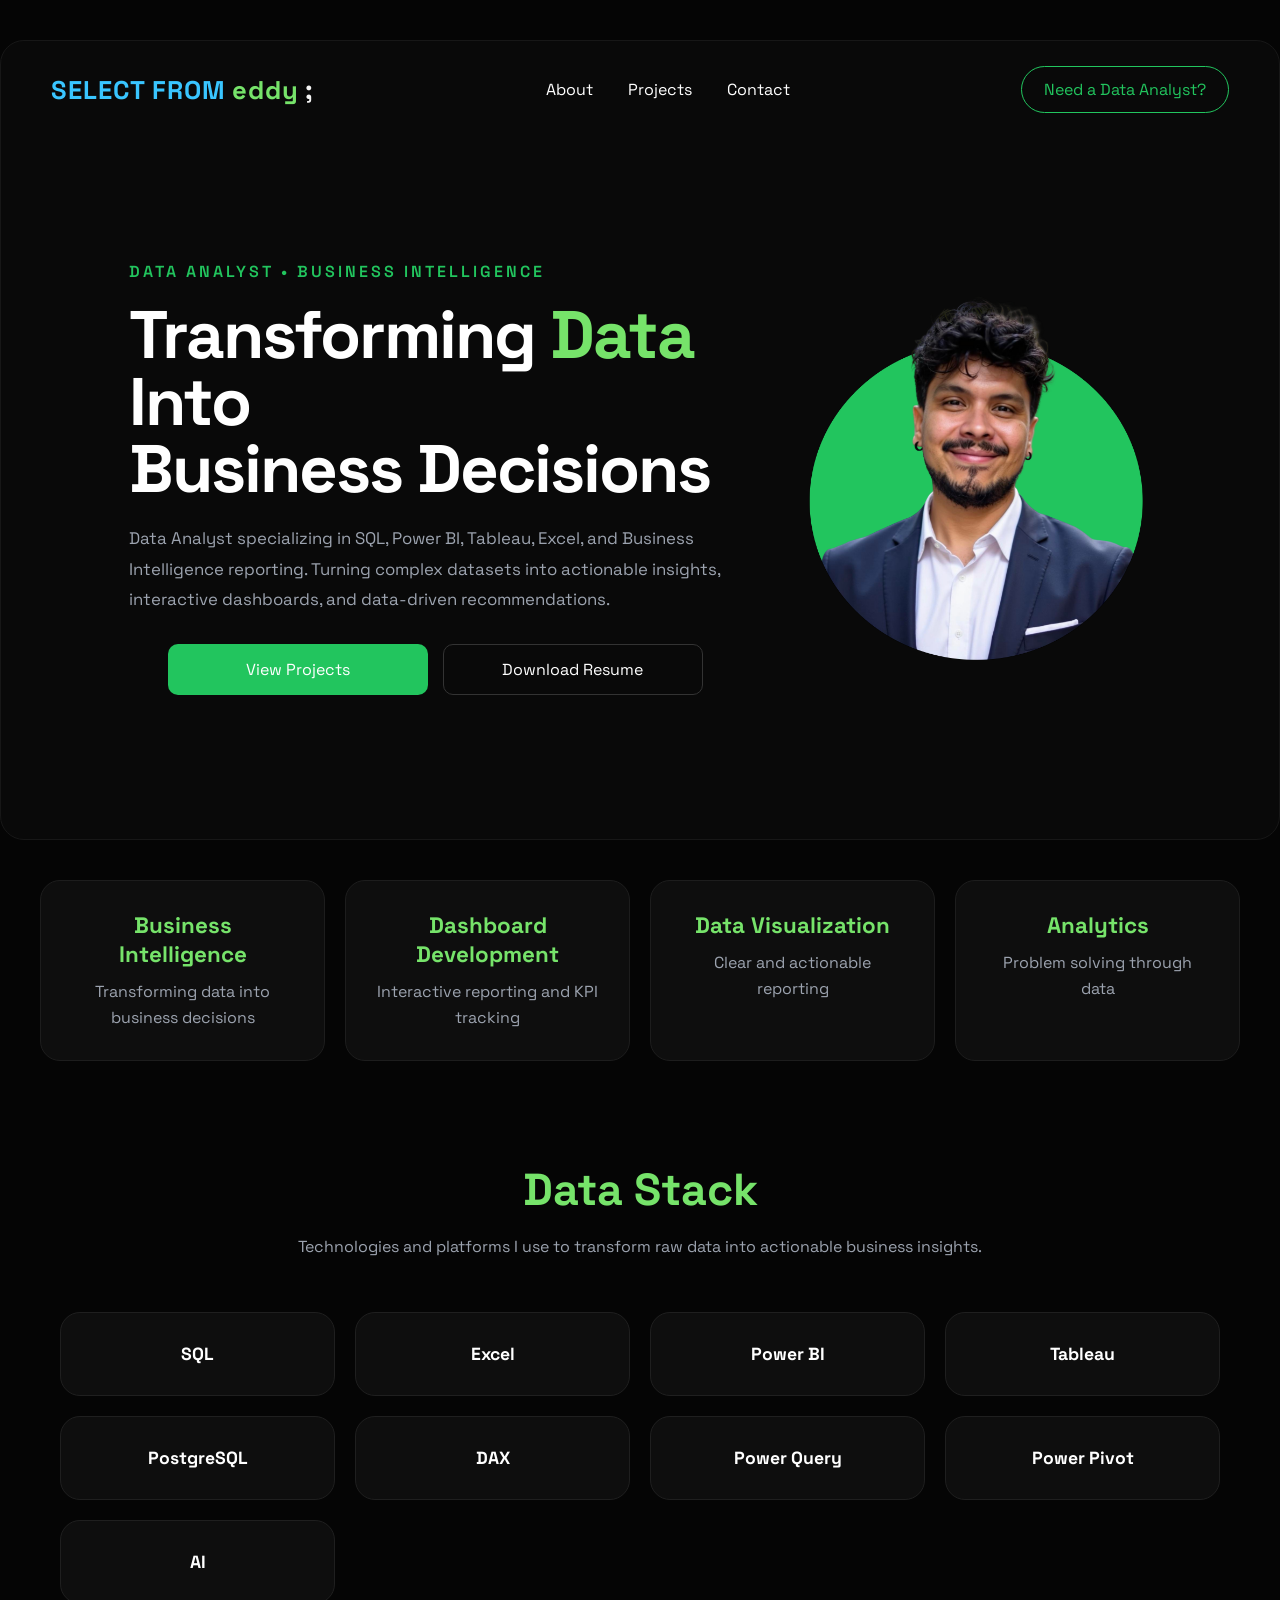
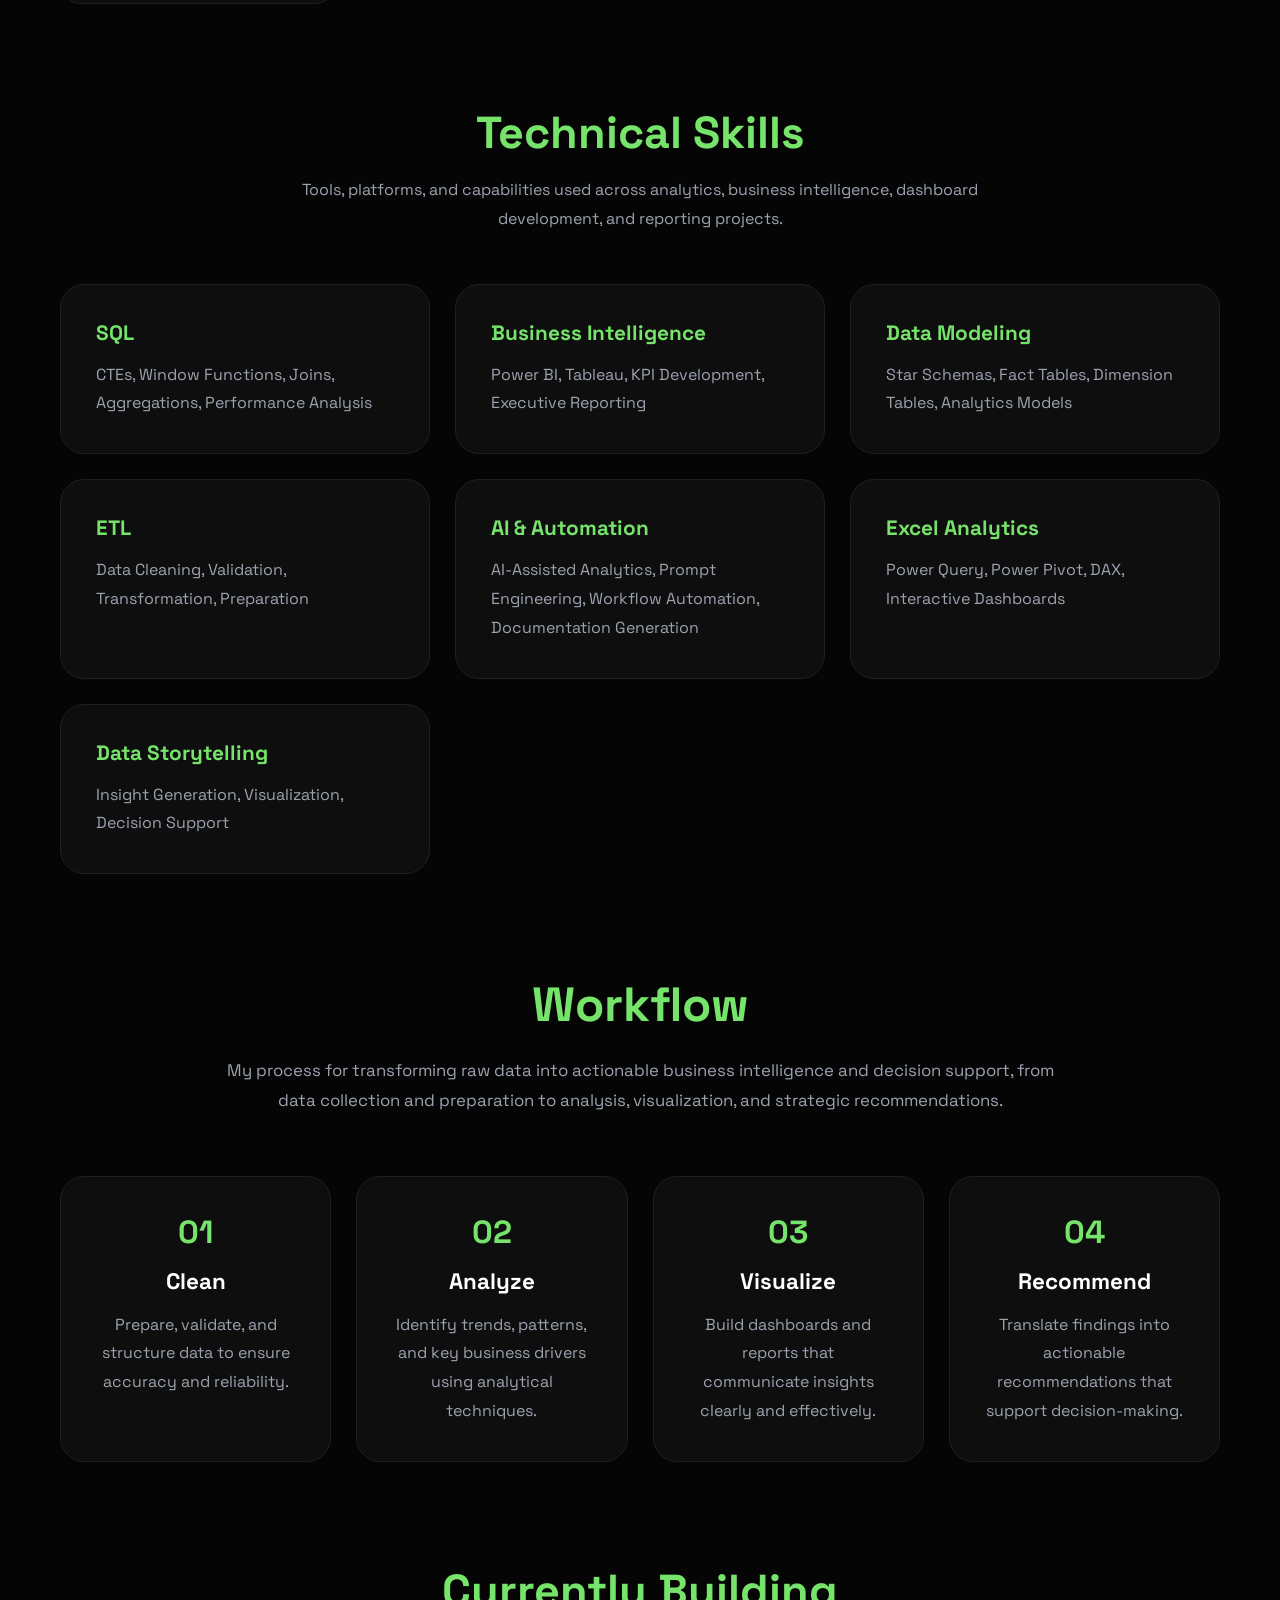
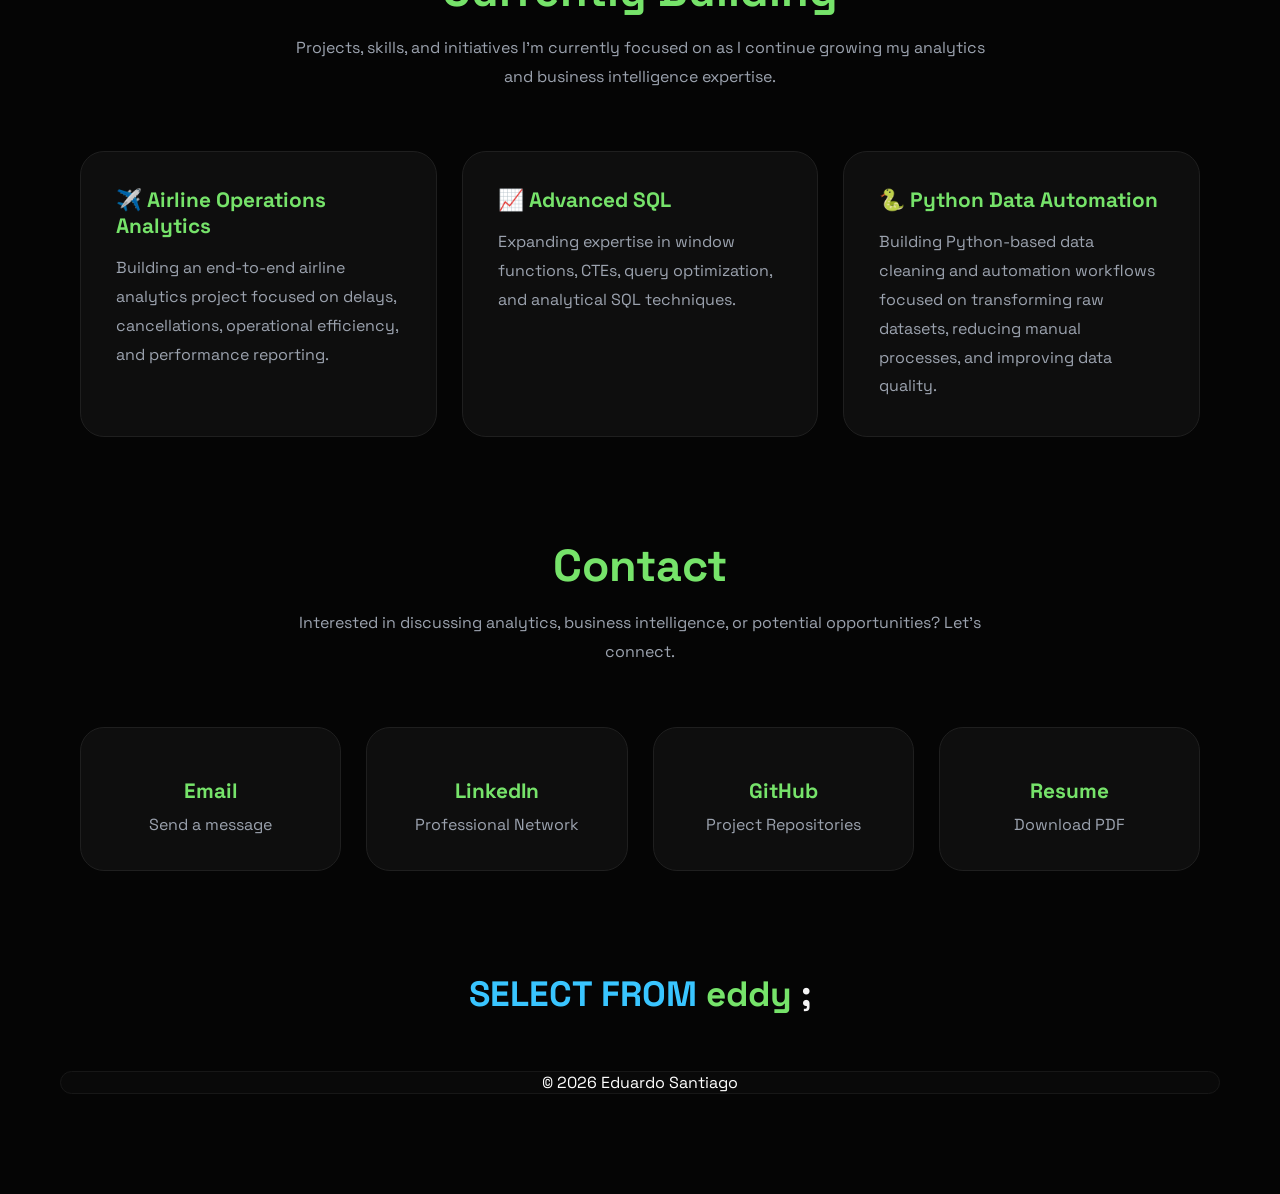
<file: index.html>
<!DOCTYPE html>
<html lang="en">

<head>
    <meta charset="UTF-8">
    <meta name="viewport" content="width=device-width, initial-scale=1.0">
    <title>Eduardo Santiago | Data Analyst</title>

    <link rel="stylesheet" href="styles.css">

   <link href="https://fonts.googleapis.com/css2?family=Space+Grotesk:wght@400;500;700;800&display=swap" rel="stylesheet">
</head>
<meta name="viewport" content="width=device-width, initial-scale=1.0">


<body>

    <div class="hero-wrapper">

        <nav class="navbar">

           <a href="index.html" class="logo">
    <span class="sql-blue">SELECT</span>
    <span class="sql-blue">FROM</span>
    <span class="sql-green">eddy</span>
    <span class="sql-white">;</span>
</a>


            <ul class="nav-links">
                <li><a href="about.html">About</a></li>
                <li><a href="projects.html">Projects</a></li>
                <li><a href="#contact">Contact</a></li>
            </ul>

          <a href="https://www.upwork.com/freelancers/~01a66ec9088aaba80f?mp_source=share"
   target="_blank"
   class="nav-button">
    Need a Data Analyst?
</a>


        </nav>

 <section class="hero">

    <div class="hero-content">

        <span class="hero-tag">
            DATA ANALYST • BUSINESS INTELLIGENCE
        </span>

        <h1>
            Transforming
            <span class="green">Data</span>
            Into
            <br>
            Business Decisions
        </h1>

        <p>
            Data Analyst specializing in SQL, Power BI,
            Tableau, Excel, and Business Intelligence reporting.
            Turning complex datasets into actionable insights,
            interactive dashboards, and data-driven recommendations.
        </p>

        <div class="hero-buttons">

            <a href="projects.html" class="primary-btn">
                View Projects
            </a>

            <a href="assets/resume.pdf" class="secondary-btn" target="_blank">
                Download Resume
            </a>

        </div>

    </div>

    <div class="hero-image">
        <img src="assets/profilepic.png" alt="Profile Picture">
    </div>

</section>

       <br>

    </div>

   <section class="stats">

    <div class="stat">
        <h2>Business Intelligence</h2>
        <p>Transforming data into business decisions</p>
    </div>

    <div class="stat">
        <h2>Dashboard Development</h2>
        <p>Interactive reporting and KPI tracking</p>
    </div>

    <div class="stat">
        <h2>Data Visualization</h2>
        <p>Clear and actionable reporting</p>
    </div>

    <div class="stat">
        <h2>Analytics</h2>
        <p>Problem solving through data</p>
    </div>

</section>

<section class="home-section">

    <h2 class="section-title">
        Data Stack
    </h2>

    <p class="section-description">
        Technologies and platforms I use to transform raw data into
        actionable business insights.
    </p>

    <div class="stack-grid">

        <div class="stack-card">SQL</div>

        <div class="stack-card">Excel</div>

        <div class="stack-card">Power BI</div>

        <div class="stack-card">Tableau</div>

        <div class="stack-card">PostgreSQL</div>

        <div class="stack-card">DAX</div>

        <div class="stack-card">Power Query</div>

        <div class="stack-card">Power Pivot</div>

        <div class="stack-card">AI</div>

    </div>

</section>
<section class="home-section">

    <h2 class="section-title">
        Technical Skills
    </h2>

    <p class="section-description">
        Tools, platforms, and capabilities used across analytics,
        business intelligence, dashboard development, and reporting projects.
    </p>

    <div class="skills-grid-home">

        <div class="skills-card">
            <h3>SQL</h3>
            <p>CTEs, Window Functions, Joins, Aggregations, Performance Analysis</p>
        </div>

        <div class="skills-card">
            <h3>Business Intelligence</h3>
            <p>Power BI, Tableau, KPI Development, Executive Reporting</p>
        </div>

        <div class="skills-card">
            <h3>Data Modeling</h3>
            <p>Star Schemas, Fact Tables, Dimension Tables, Analytics Models</p>
        </div>

        <div class="skills-card">
            <h3>ETL</h3>
            <p>Data Cleaning, Validation, Transformation, Preparation</p>
        </div>
      <div class="skills-card">
    <h3>AI & Automation</h3>
    <p>AI-Assisted Analytics, Prompt Engineering, Workflow Automation, Documentation Generation</p>
</div>


        <div class="skills-card">
            <h3>Excel Analytics</h3>
            <p>Power Query, Power Pivot, DAX, Interactive Dashboards</p>
        </div>

        <div class="skills-card">
            <h3>Data Storytelling</h3>
            <p>Insight Generation, Visualization, Decision Support</p>
        </div>

    </div>

</section>
<section class="home-section">

   <section class="workflow-section">

    <h2>Workflow</h2>

    <p class="workflow-description">
        My process for transforming raw data into actionable business intelligence and decision support, from data collection and preparation to analysis, visualization, and strategic recommendations.
    </p>

    <div class="workflow-grid">

        <div class="workflow-card">
            <span class="workflow-number">01</span>
            <h3>Clean</h3>
            <p>
                Prepare, validate, and structure data to ensure accuracy and reliability.
            </p>
        </div>

        <div class="workflow-card">
            <span class="workflow-number">02</span>
            <h3>Analyze</h3>
            <p>
                Identify trends, patterns, and key business drivers using analytical techniques.
            </p>
        </div>

        <div class="workflow-card">
            <span class="workflow-number">03</span>
            <h3>Visualize</h3>
            <p>
                Build dashboards and reports that communicate insights clearly and effectively.
            </p>
        </div>

        <div class="workflow-card">
            <span class="workflow-number">04</span>
            <h3>Recommend</h3>
            <p>
                Translate findings into actionable recommendations that support decision-making.
            </p>
        </div>

    </div>

</section>

<section class="home-section">

    <h2 class="section-title">
        Currently Building
    </h2>

    <p class="section-description">

        Projects, skills, and initiatives I'm currently focused on
        as I continue growing my analytics and business intelligence expertise.

    </p>

    <div class="current-grid">

        <div class="current-card">

            <h3>✈️ Airline Operations Analytics</h3>

            <p>
                Building an end-to-end airline analytics project focused
                on delays, cancellations, operational efficiency,
                and performance reporting.
            </p>

        </div>

        <div class="current-card">

            <h3>📈 Advanced SQL</h3>

            <p>
                Expanding expertise in window functions,
                CTEs, query optimization,
                and analytical SQL techniques.
            </p>

        </div>

       <div class="current-card">

    <h3>🐍 Python Data Automation</h3>

    <p>
        Building Python-based data cleaning and automation
        workflows focused on transforming raw datasets,
        reducing manual processes, and improving data quality.
    </p>



    </div>

</section>
<section class="home-section" id="contact">

    <h2 class="section-title">
        Contact
    </h2>

    <p class="section-description">

        Interested in discussing analytics, business intelligence,
        or potential opportunities? Let's connect.

    </p>

    <div class="contact-grid">

        <a href="mailto:greencitycypha@gmail.com"
           class="contact-card">

            

            <h3>Email</h3>

            <p>Send a message</p>

        </a>

        <a href="https://www.linkedin.com/in/eduardo-santiago-831806a0/"
           target="_blank"
           class="contact-card">

            

            <h3>LinkedIn</h3>

            <p>Professional Network</p>

        </a>

        <a href="https://github.com/SelectFromEddy"
           target="_blank"
           class="contact-card">

            

            <h3>GitHub</h3>

            <p>Project Repositories</p>

        </a>

        <a href="assets/resume.pdf"
           target="_blank"
           class="contact-card">

            

            <h3>Resume</h3>

            <p>Download PDF</p>

        </a>

    </div>

</section>

</body>
<section class="project-footer">
 <a href="index.html" class="footer-logo">

        <span class="sql-blue">SELECT</span>
        <span class="sql-blue">FROM</span>
        <span class="sql-green">eddy</span>
        <span class="sql-white">;</span>

    </a>

</section>

    <p class="hero-wrapper">
        © 2026 Eduardo Santiago
    </p>

</footer>



</html>
</file>
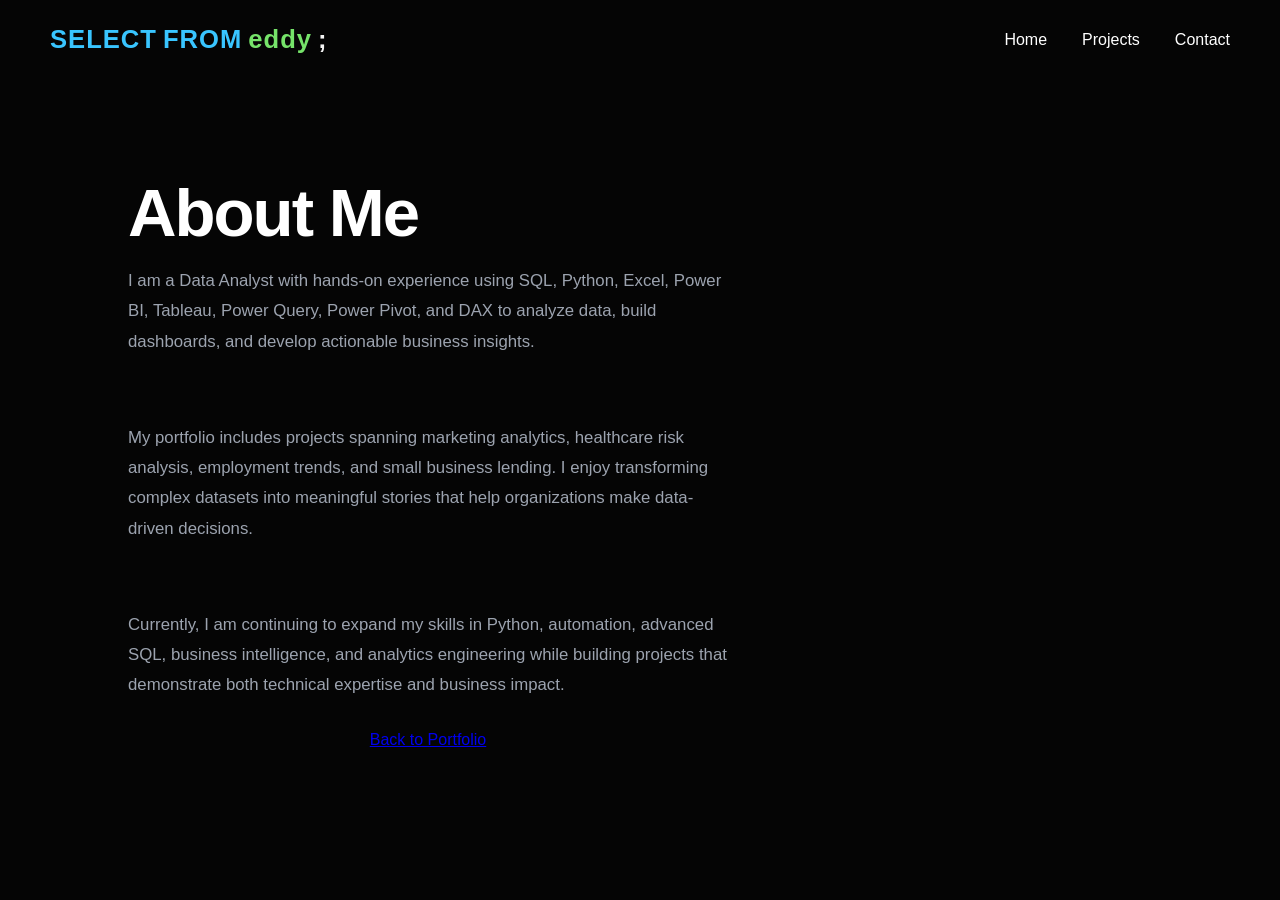
<file: about.html>
<!DOCTYPE html>
<html lang="en">
<head>
    <meta charset="UTF-8">
    <meta name="viewport" content="width=device-width, initial-scale=1.0">
    <title>About Me | Eduardo Santiago</title>

    <link rel="stylesheet" href="styles.css">
</head>
<meta name="viewport" content="width=device-width, initial-scale=1.0">


<body>

    <nav class="navbar">
      <a href="index.html" class="logo">
    <span class="sql-blue">SELECT</span>
    <span class="sql-blue">FROM</span>
    <span class="sql-green">eddy</span>
    <span class="sql-white">;</span>
</a>

        <ul class="nav-links">
            <li><a href="index.html">Home</a></li>
            <li><a href="index.html#projects">Projects</a></li>
            <li><a href="index.html#contact">Contact</a></li>
        </ul>
    </nav>

    <section class="hero">

        <div class="hero-content">

            <h1>About Me</h1>

            <p class="hero-description">
                I am a Data Analyst with hands-on experience using SQL,
                Python, Excel, Power BI, Tableau, Power Query, Power Pivot,
                and DAX to analyze data, build dashboards, and develop
                actionable business insights.
            </p>

            <br><br>

            <p class="hero-description">
                My portfolio includes projects spanning marketing analytics,
                healthcare risk analysis, employment trends, and small
                business lending. I enjoy transforming complex datasets
                into meaningful stories that help organizations make
                data-driven decisions.
            </p>

            <br><br>

            <p class="hero-description">
                Currently, I am continuing to expand my skills in Python,
                automation, advanced SQL, business intelligence, and analytics
                engineering while building projects that demonstrate both
                technical expertise and business impact.
            </p>

            <div class="hero-buttons">
                <a href="index.html" class="btn-primary">
                    Back to Portfolio
                </a>
            </div>

        </div>

    </section>

</body>
</html>
</file>
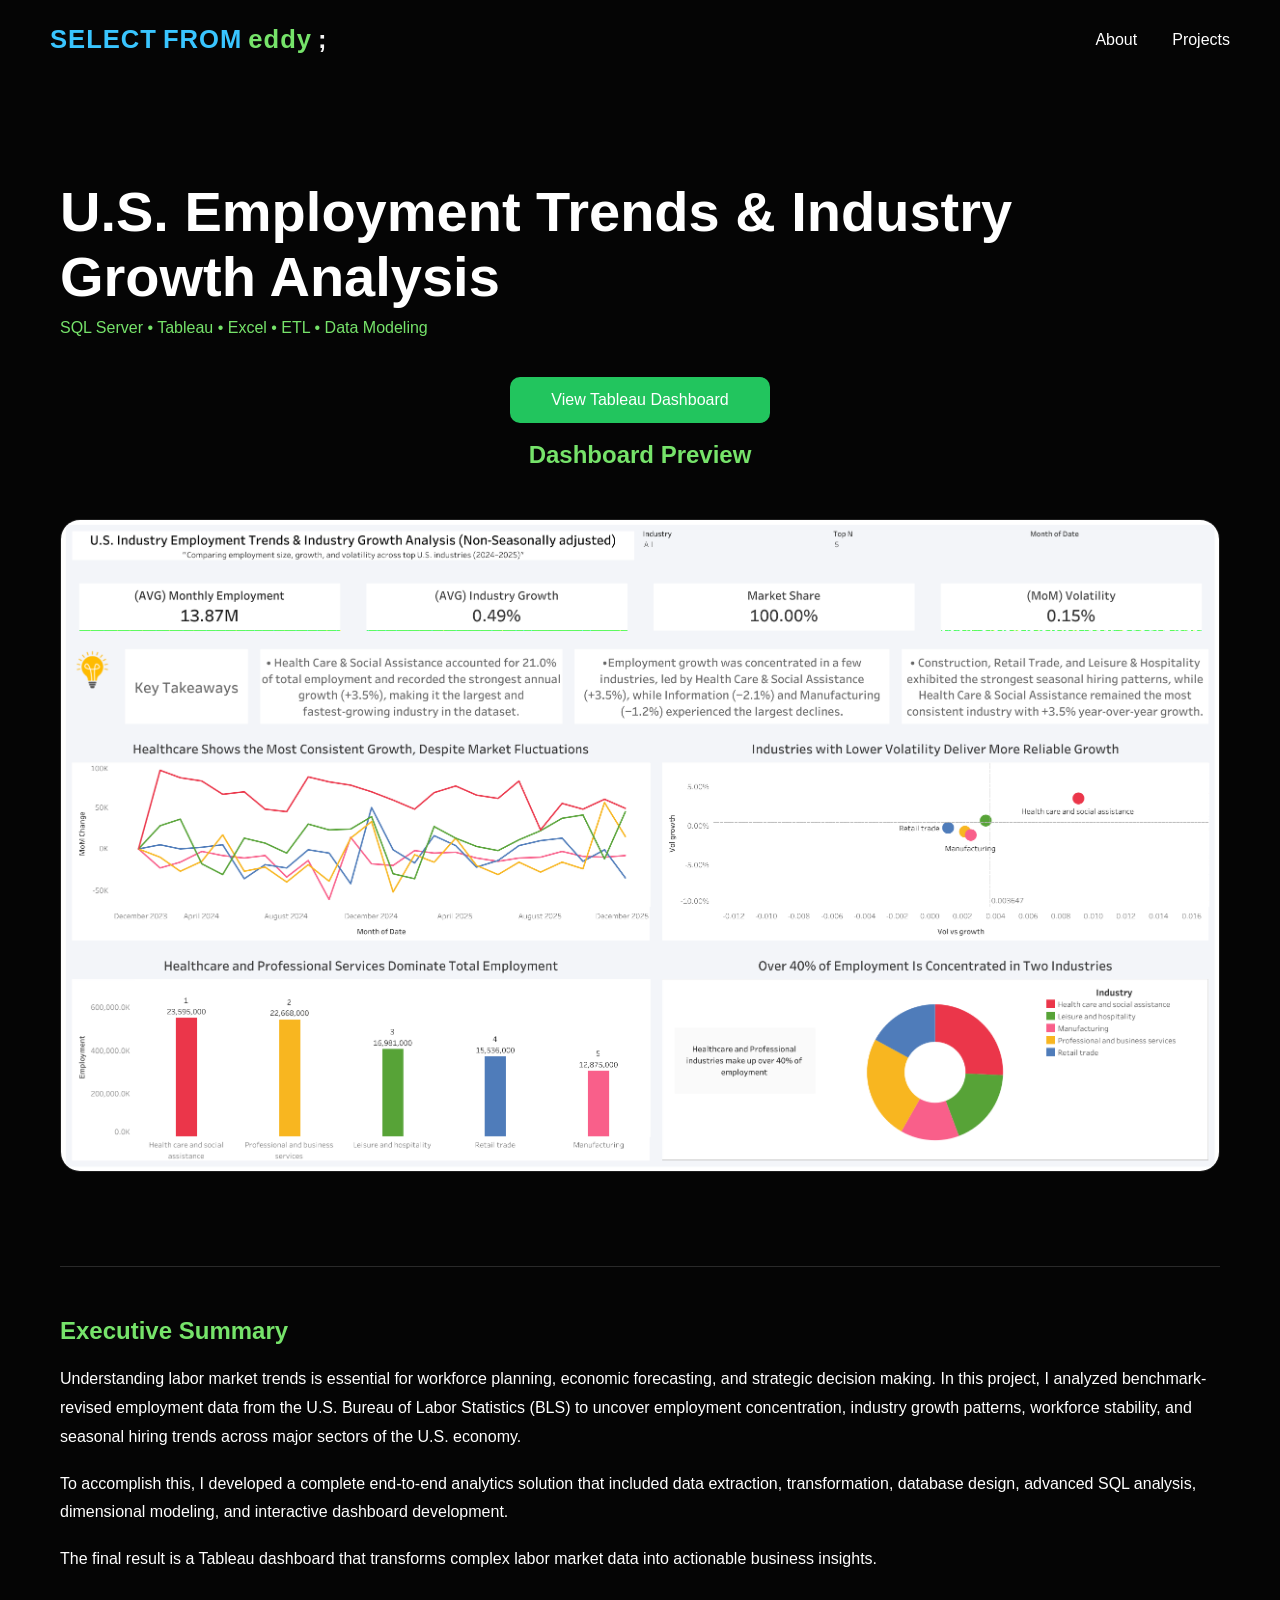
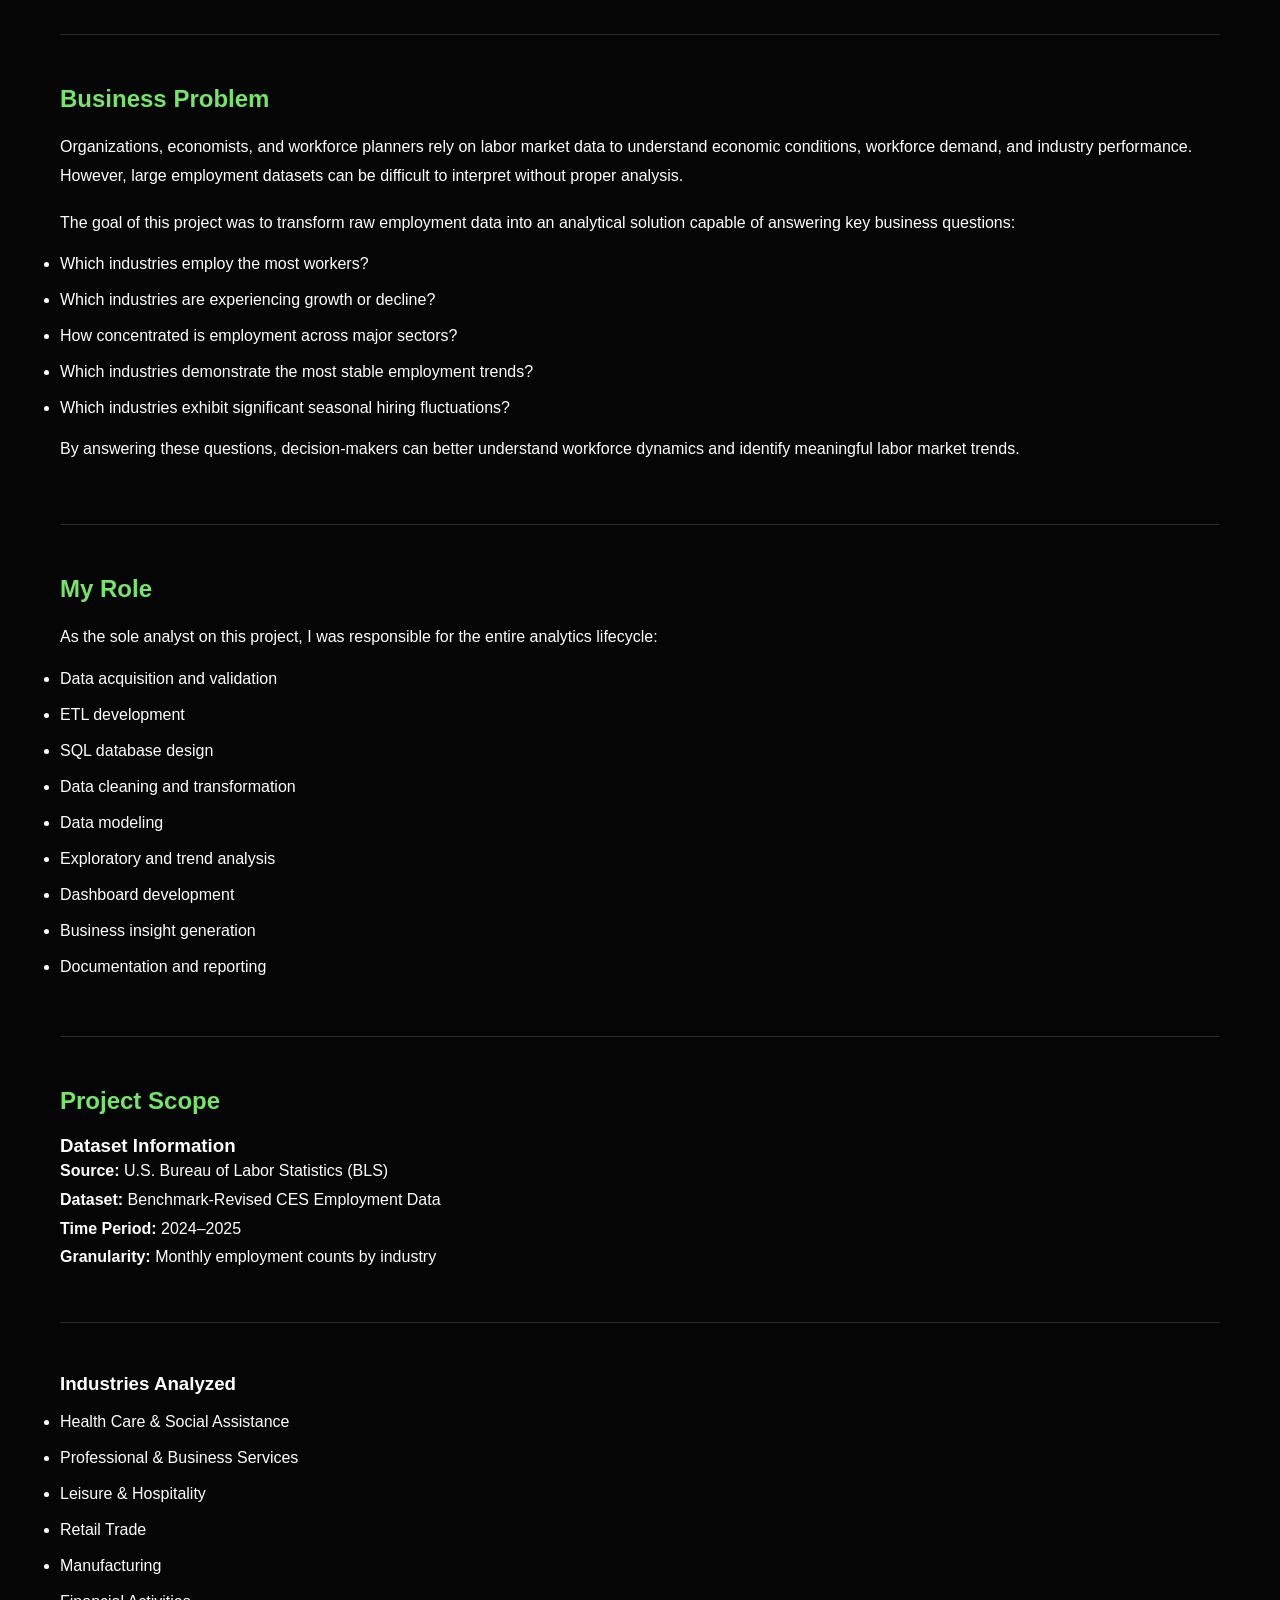
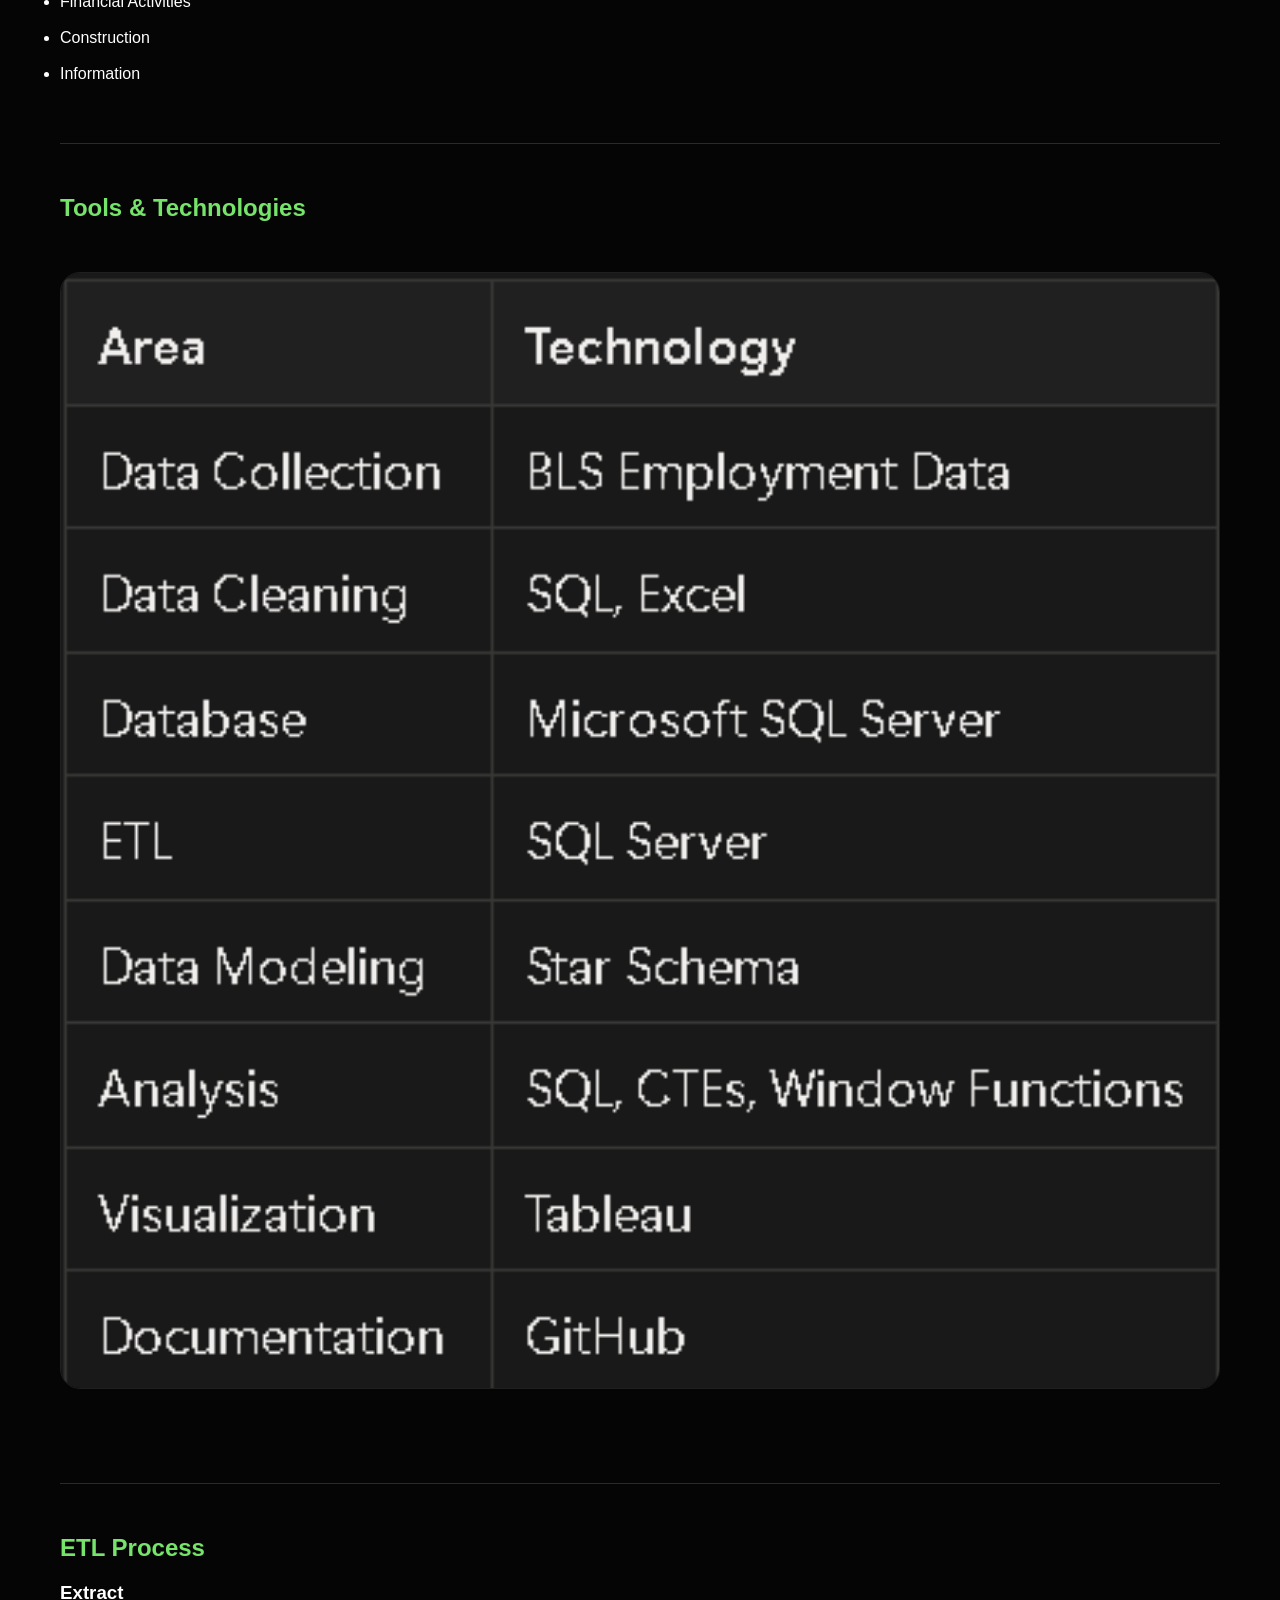
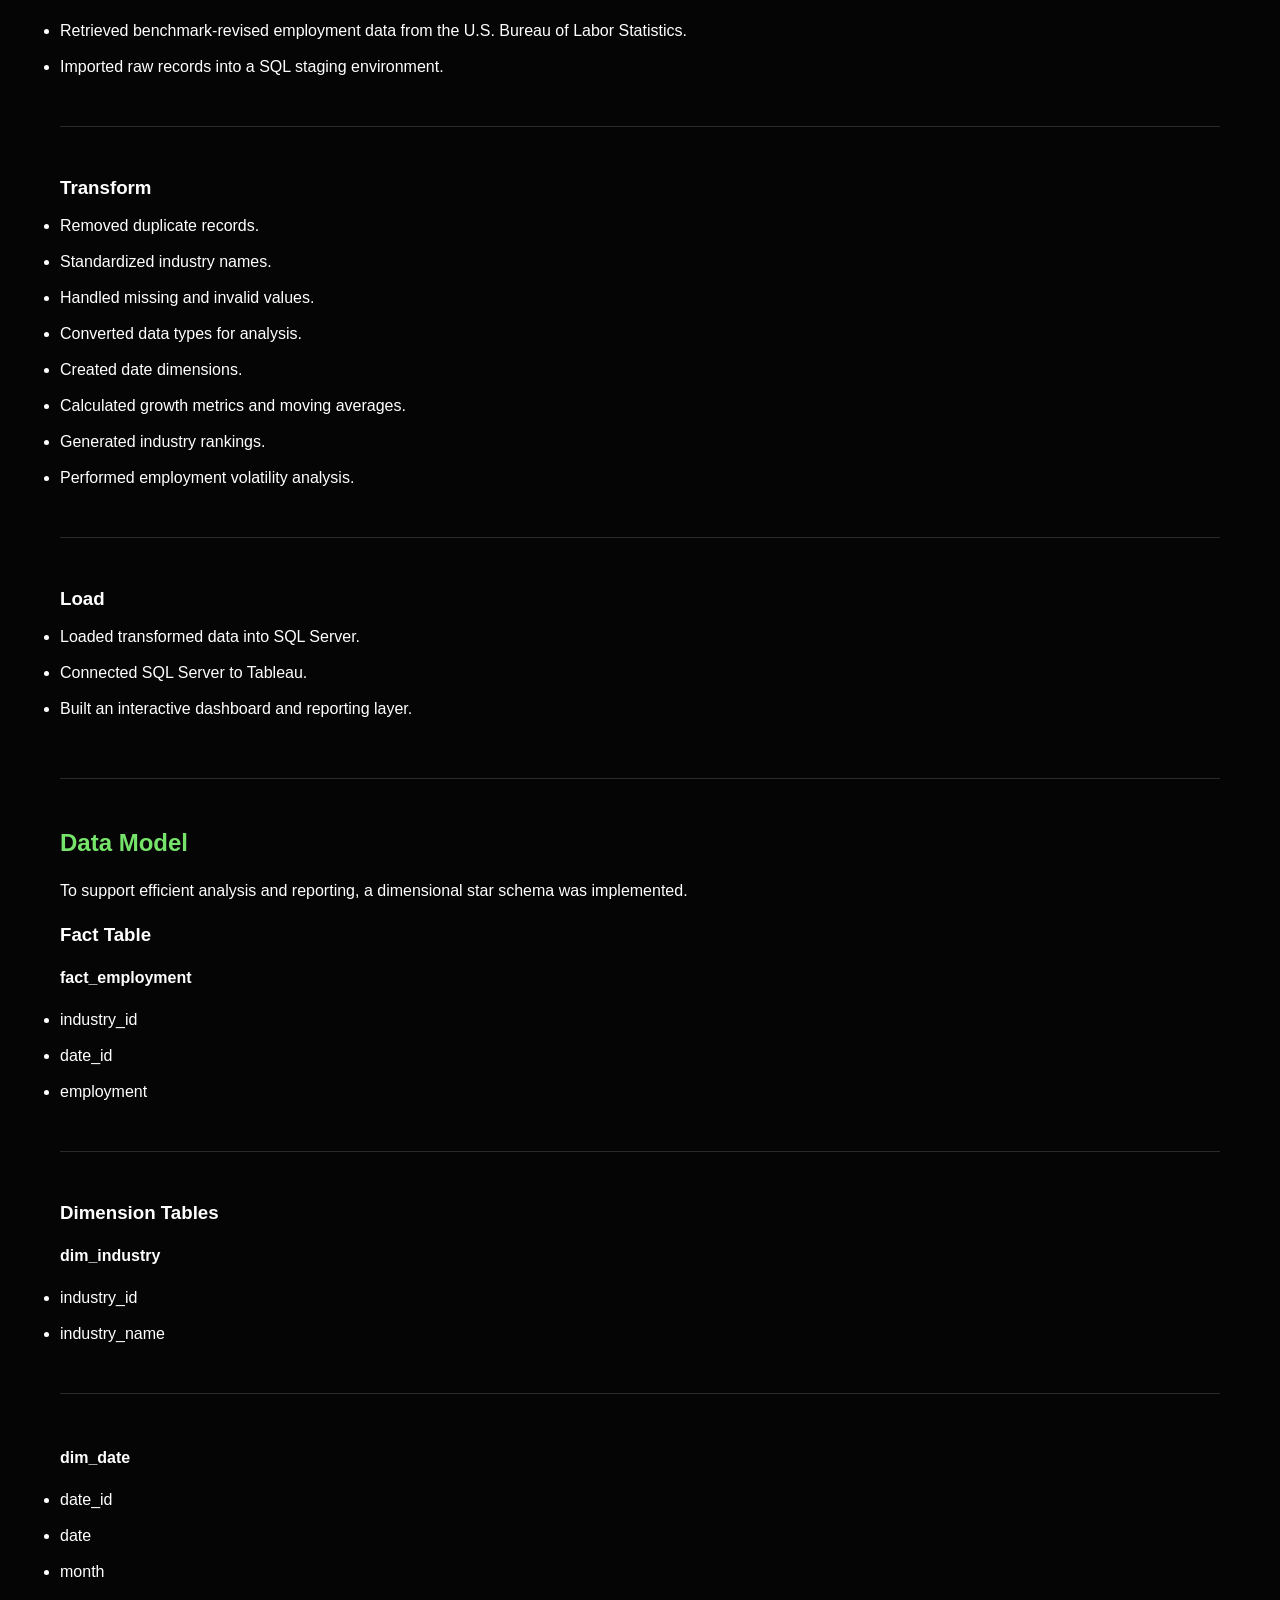
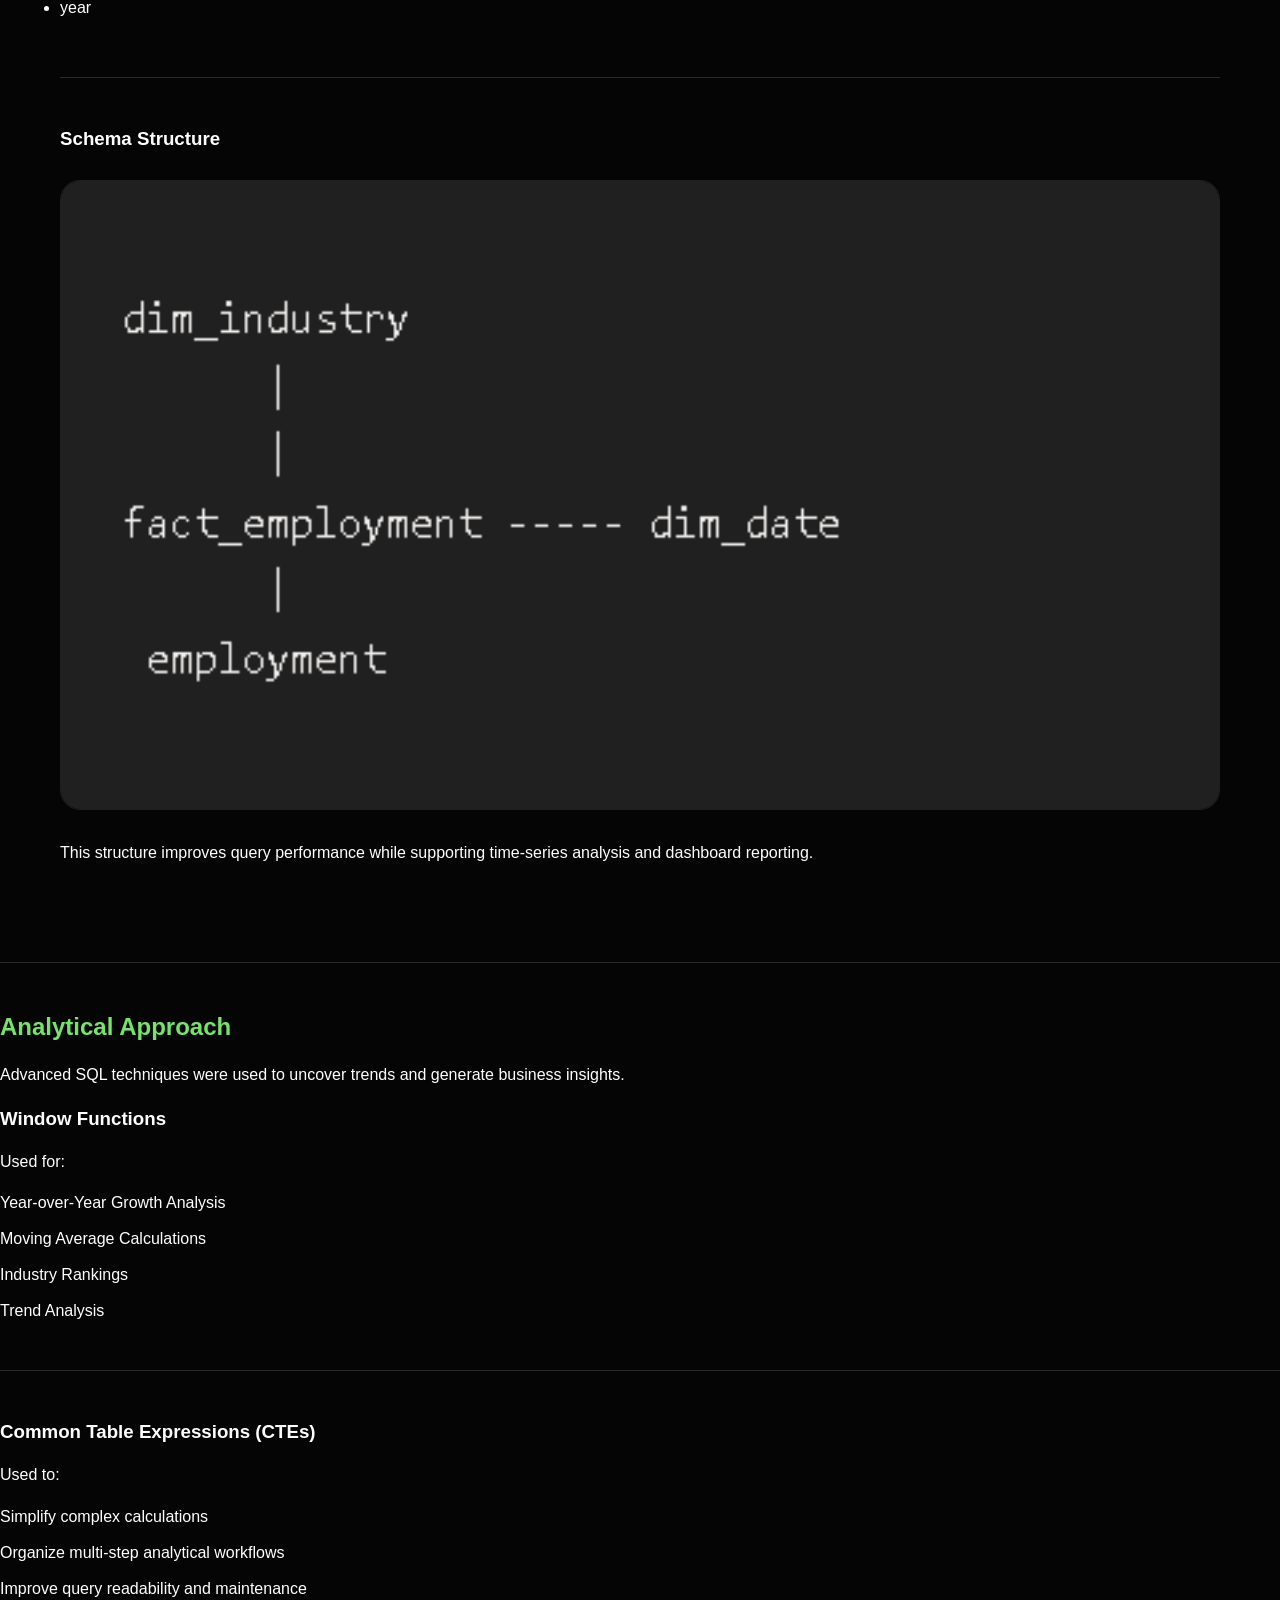
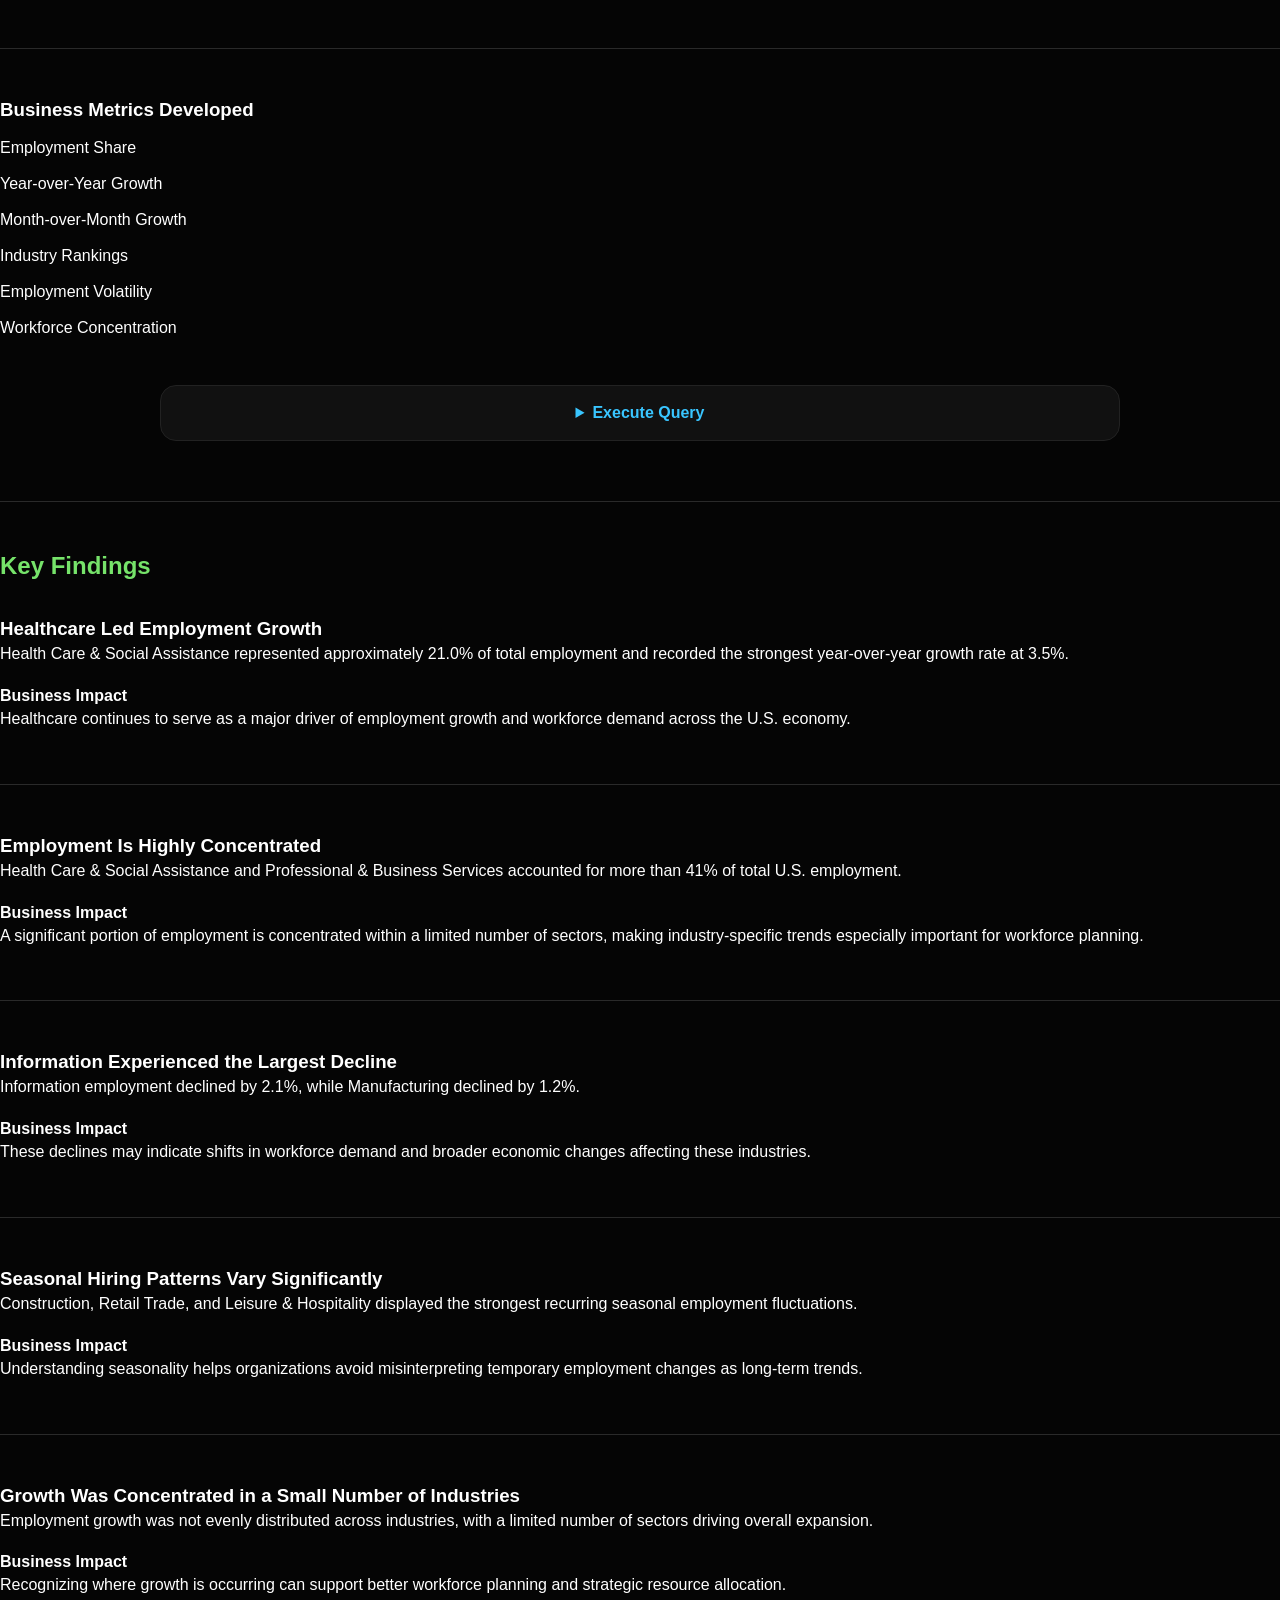
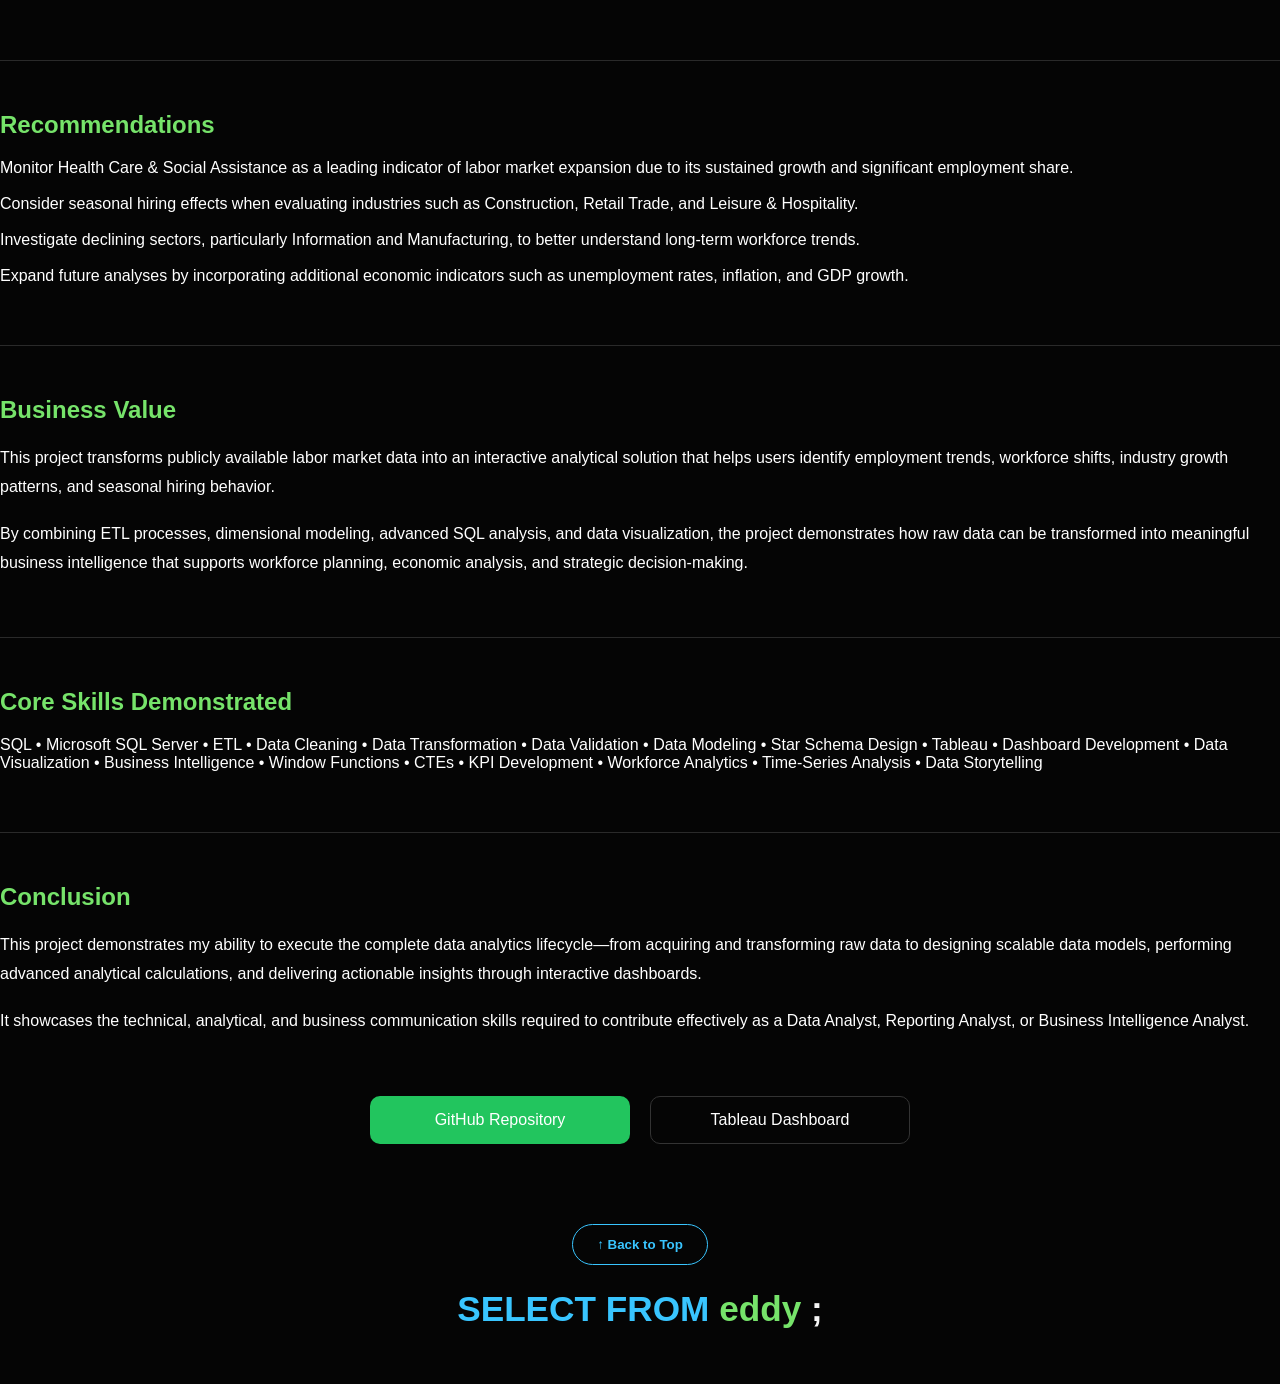
<file: Employment.html>
<!DOCTYPE html>
<html lang="en">

<head>

    <meta charset="UTF-8">

    <meta name="viewport"
          content="width=device-width, initial-scale=1.0">

    <title>
        U.S. Employment Trends & Industry Growth Analysis
    </title>

    <link rel="stylesheet" href="styles.css">

</head>

<body>

    <nav class="navbar">

        <a href="index.html" class="logo">

            <span class="sql-blue">SELECT</span>
            <span class="sql-blue">FROM</span>
            <span class="sql-green">eddy</span>
            <span class="sql-white">;</span>

        </a>

        <ul class="nav-links">

            <li><a href="about.html">About</a></li>

            <li><a href="projects.html">Projects</a></li>

        </ul>

    </nav>

    <section class="project-container">

        <div class="project-hero">

            <h1>
                U.S. Employment Trends &
                Industry Growth Analysis
            </h1>

            <p class="project-subtitle">
                SQL Server • Tableau • Excel • ETL • Data Modeling
            </p>

        </div>

        <!-- DASHBOARD -->

        <section class="project-section">
            <div class="project-links">

    <a href="https://public.tableau.com/app/profile/eduardo.santiago3212/viz/Employmentdashboard_17785513107330/Dashboard"
       target="_blank"
       class="primary-btn">

        View Tableau Dashboard

    </a>

</div>
<br>

            <h2 class="dashboard-title">
    Dashboard Preview
</h2>


    

<img

src="assets/employment-

dashboard.png"

alt="Employment Dashboard"

class="project-image

clickable-image"



onclick="openLightbox(this.src)">



        </section>
        <hr>

        <!-- EXECUTIVE SUMMARY -->

        <section class="project-section">

            <h2>Executive Summary</h2>

            <p>
                Understanding labor market trends is essential for workforce planning, economic forecasting, and strategic decision making. In this project, I analyzed benchmark-revised employment data from the U.S. Bureau of Labor Statistics (BLS) to uncover employment concentration, industry growth patterns, workforce stability, and seasonal hiring trends across major sectors of the U.S. economy.
            </p>

            <br>

            <p>
                To accomplish this, I developed a complete end-to-end analytics solution that included data extraction, transformation, database design, advanced SQL analysis, dimensional modeling, and interactive dashboard development.
            </p>

            <br>

            <p>
                The final result is a Tableau dashboard that transforms complex labor market data into actionable business insights.
            </p>

        </section>
        <hr>

        

        <!-- BUSINESS PROBLEM -->

        <section class="project-section">

            <h2>Business Problem</h2>

            <p>
                Organizations, economists, and workforce planners rely on labor market data to understand economic conditions, workforce demand, and industry performance. However, large employment datasets can be difficult to interpret without proper analysis.
            </p>

            <br>

            <p>
                The goal of this project was to transform raw employment data into an analytical solution capable of answering key business questions:
            </p>

            <br>

            <ul>

                <li>Which industries employ the most workers?</li>

                <br>

                <li>Which industries are experiencing growth or decline?</li>

                <br>

                <li>How concentrated is employment across major sectors?</li>

                <br>

                <li>Which industries demonstrate the most stable employment trends?</li>

                <br>

                <li>Which industries exhibit significant seasonal hiring fluctuations?</li>

            </ul>

            <br>

            <p>
                By answering these questions, decision-makers can better understand workforce dynamics and identify meaningful labor market trends.
            </p>

        </section>
        <hr>

        <!-- MY ROLE -->

        <section class="project-section">

            <h2>My Role</h2>

            <p>
                As the sole analyst on this project, I was responsible for the entire analytics lifecycle:
            </p>

            <br>

            <ul>

                <li>Data acquisition and validation</li>

                <br>

                <li>ETL development</li>

                <br>

                <li>SQL database design</li>

                <br>

                <li>Data cleaning and transformation</li>

                <br>

                <li>Data modeling</li>

                <br>

                <li>Exploratory and trend analysis</li>

                <br>

                <li>Dashboard development</li>

                <br>

                <li>Business insight generation</li>

                <br>

                <li>Documentation and reporting</li>

            </ul>

        </section>
        <hr>

        <!-- PROJECT SCOPE -->

        <section class="project-section">

            <h2>Project Scope</h2>

            <h3 class="project-subheading">
                Dataset Information
            </h3>

            <p><strong>Source:</strong> U.S. Bureau of Labor Statistics (BLS)</p>

            <p><strong>Dataset:</strong> Benchmark-Revised CES Employment Data</p>

            <p><strong>Time Period:</strong> 2024–2025</p>

            <p><strong>Granularity:</strong> Monthly employment counts by industry</p>

            <hr>

            <h3 class="project-subheading">
                Industries Analyzed
            </h3>

            <br>

            <ul>

                <li>Health Care & Social Assistance</li>
                <br>

                <li>Professional & Business Services</li>
                <br>

                <li>Leisure & Hospitality</li>
                <br>

                <li>Retail Trade</li>
                <br>

                <li>Manufacturing</li>
                <br>

                <li>Financial Activities</li>
                <br>

                <li>Construction</li>
                <br>

                <li>Information</li>

            </ul>

        </section>
        <hr>

        <!-- TOOLS -->

        <section class="project-section">

            <h2>Tools & Technologies</h2>
<img

src="assets/toolsandtech.png"

alt="Employment Dashboard"

class="project-image

clickable-image"



onclick="openLightbox(this.src)">
           

        </section>
        <hr>

        <!-- ETL PROCESS -->

        <section class="project-section">

            <h2>ETL Process</h2>

            <h3 class="project-subheading">
                Extract
            </h3>

            <br>

            <ul>

                <li>Retrieved benchmark-revised employment data from the U.S. Bureau of Labor Statistics.</li>

                <br>

                <li>Imported raw records into a SQL staging environment.</li>

            </ul>
            <hr>
    

            <h3 class="project-subheading">
                
                Transform
            </h3>

            <br>

            <ul>

                <li>Removed duplicate records.</li>
                <br>

                <li>Standardized industry names.</li>
                <br>

                <li>Handled missing and invalid values.</li>
                <br>

                <li>Converted data types for analysis.</li>
                <br>

                <li>Created date dimensions.</li>
                <br>

                <li>Calculated growth metrics and moving averages.</li>
                <br>

                <li>Generated industry rankings.</li>
                <br>

                <li>Performed employment volatility analysis.</li>

            </ul>
            <hr>

            <h3 class="project-subheading">
                
                Load
            </h3>

            <br>

            <ul>

                <li>Loaded transformed data into SQL Server.</li>

                <br>

                <li>Connected SQL Server to Tableau.</li>

                <br>

                <li>Built an interactive dashboard and reporting layer.</li>

            </ul>

        </section>
        <hr>

        <!-- DATA MODEL -->

        <section class="project-section">

    <h2>Data Model</h2>

    <p>
        To support efficient analysis and reporting, a dimensional star schema was implemented.
    </p>

    <br>

    <h3 class="project-subheading">
    
        Fact Table
    </h3>
    
    <br>

    <p>
        <strong>fact_employment</strong>
    </p>
    <br>

    <ul class="spaced-list">

        <li>industry_id</li>

        <br>

        <li>date_id</li>

        <br>

        <li>employment</li>

    </ul>

    <hr>

    <h3 class="project-subheading">
        Dimension Tables
    </h3>
    <br>

    <p>
        <strong>dim_industry</strong>
    </p>
    <br>

    <ul class="spaced-list">

        <li>industry_id</li>

        <br>

        <li>industry_name</li>

    </ul>

    <hr>

    <p>
        <strong>dim_date</strong>
    </p>
    <br>

    <ul class="spaced-list">

        <li>date_id</li>

        <br>

        <li>date</li>

        <br>

        <li>month</li>

        <br>

        <li>year</li>

    </ul>
</section>
    <hr>

    <h3 class="project-subheading">
        Schema Structure
    </h3>
           <img

src="assets/schemastructure.png"

alt="Employment Dashboard"

class="project-image

clickable-image"



onclick="openLightbox(this.src)">
<p> This structure improves query performance while supporting time-series analysis and dashboard reporting.
    </p>

        </section>
        <hr>

        <!-- ANALYTICAL APPROACH -->

        <section class="project-section">

            <h2>Analytical Approach</h2>
<p>
    Advanced SQL techniques were used to uncover trends and generate business insights.
</p>

<br>

<h3 class="project-subheading">
    Window Functions
</h3>

<br>

<p>
    Used for:
</p>

<br>

<ul class="spaced-list">

    <li>
        Year-over-Year Growth Analysis
    </li>

    <br>

    <li>
        Moving Average Calculations
    </li>

    <br>

    <li>
        Industry Rankings
    </li>

    <br>

    <li>
        Trend Analysis
    </li>

</ul>

<hr>

<h3 class="project-subheading">
    Common Table Expressions (CTEs)
</h3>

<br>

<p>
    Used to:
</p>

<br>

<ul class="spaced-list">

    <li>
        Simplify complex calculations
    </li>

    <br>

    <li>
        Organize multi-step analytical workflows
    </li>

    <br>

    <li>
        Improve query readability and maintenance
    </li>

</ul>

<hr>

<h3 class="project-subheading">
    Business Metrics Developed
</h3>

<br>

<ul class="spaced-list">

    <li>
        Employment Share
    </li>

    <br>

    <li>
        Year-over-Year Growth
    </li>

    <br>

    <li>
        Month-over-Month Growth
    </li>

    <br>

    <li>
        Industry Rankings
    </li>

    <br>

    <li>
        Employment Volatility
    </li>

    <br>

    <li>
        Workforce Concentration
    </li>

</ul>

<br>

<details class="sql-dropdown">

    <summary>
        Execute Query
    </summary>

    <pre class="sql-code">
WITH base_data AS (
    SELECT
        i.industry_name,
        d.date,
        d.month,
        d.year,
        f.employment * 1000 AS employment
    FROM fact_table AS f
    JOIN dimindustry AS i
        ON i.industry_id = f.industry_id
    JOIN dimDate AS d
        ON d.date_id = f.date_id
),

lagged AS (
    SELECT
        industry_name,
        date,
        month,
        year,
        employment,

        LAG(employment) OVER (
            PARTITION BY industry_name
            ORDER BY date
        ) AS prev_month,

        LAG(employment, 12) OVER (
            PARTITION BY industry_name
            ORDER BY date
        ) AS prev_year

    FROM base_data
),

calculations AS (
    SELECT
        industry_name,
        date,
        month,
        year,
        employment,

        CASE
            WHEN prev_month IS NULL THEN NULL
            ELSE employment - prev_month
        END AS mom_change,

        CASE
            WHEN prev_month IS NULL
                OR prev_month = 0
            THEN NULL
            ELSE (employment - prev_month) * 1.0 / prev_month
        END AS mom_growth,

        CASE
            WHEN prev_year IS NULL
                OR prev_year = 0
            THEN NULL
            ELSE (employment - prev_year) * 1.0 / prev_year
        END AS yoy_growth,

        AVG(employment) OVER (
            PARTITION BY industry_name
            ORDER BY date
            ROWS BETWEEN 2 PRECEDING
            AND CURRENT ROW
        ) AS moving_average

    FROM lagged
),

volatility_calc AS (
    SELECT
        industry_name,
        STDEV(mom_growth) AS volatility_pct
    FROM calculations
    GROUP BY industry_name
)

SELECT
    c.industry_name,
    c.date,
    c.month,
    c.year,
    c.employment,
    c.mom_change,
    c.mom_growth,
    c.yoy_growth,
    c.moving_average,
    v.volatility_pct

FROM calculations c

LEFT JOIN volatility_calc v
    ON c.industry_name = v.industry_name

WHERE c.industry_name <> 'Total nonfarm';
    </pre>

</details>

      
        </section>
        <hr>
        <!-- KEY FINDINGS -->

<section class="project-section">

    <h2>Key Findings</h2>


    <br>

    <div class="finding-card">

        <h3>Healthcare Led Employment Growth</h3>

        <p>
            Health Care & Social Assistance represented approximately 21.0% of total employment and recorded the strongest year-over-year growth rate at 3.5%.
        </p>

        <br>

        <h4>Business Impact</h4>

        <p>
            Healthcare continues to serve as a major driver of employment growth and workforce demand across the U.S. economy.
        </p>

    </div>

    <hr>

    <div class="finding-card">

        <h3>Employment Is Highly Concentrated</h3>

        <p>
            Health Care & Social Assistance and Professional & Business Services accounted for more than 41% of total U.S. employment.
        </p>

        <br>

        <h4>Business Impact</h4>

        <p>
            A significant portion of employment is concentrated within a limited number of sectors, making industry-specific trends especially important for workforce planning.
        </p>

    </div>

    <hr>

    <div class="finding-card">

        <h3>Information Experienced the Largest Decline</h3>

        <p>
            Information employment declined by 2.1%, while Manufacturing declined by 1.2%.
        </p>

        <br>

        <h4>Business Impact</h4>

        <p>
            These declines may indicate shifts in workforce demand and broader economic changes affecting these industries.
        </p>

    </div>

    <hr>

    <div class="finding-card">

        <h3>Seasonal Hiring Patterns Vary Significantly</h3>

        <p>
            Construction, Retail Trade, and Leisure & Hospitality displayed the strongest recurring seasonal employment fluctuations.
        </p>

        <br>

        <h4>Business Impact</h4>

        <p>
            Understanding seasonality helps organizations avoid misinterpreting temporary employment changes as long-term trends.
        </p>

    </div>

    <hr>

    <div class="finding-card">

        <h3>Growth Was Concentrated in a Small Number of Industries</h3>

        <p>
            Employment growth was not evenly distributed across industries, with a limited number of sectors driving overall expansion.
        </p>

        <br>

        <h4>Business Impact</h4>

        <p>
            Recognizing where growth is occurring can support better workforce planning and strategic resource allocation.
        </p>

    </div>

</section>
<hr>



        <!-- RECOMMENDATIONS -->

        <section class="project-section">

            <h2>Recommendations</h2>

            <ul>

                <li>
                    Monitor Health Care & Social Assistance as a leading indicator of labor market expansion due to its sustained growth and significant employment share.
                </li>

                <br>

                <li>
                    Consider seasonal hiring effects when evaluating industries such as Construction, Retail Trade, and Leisure & Hospitality.
                </li>

                <br>

                <li>
                    Investigate declining sectors, particularly Information and Manufacturing, to better understand long-term workforce trends.
                </li>

                <br>

                <li>
                    Expand future analyses by incorporating additional economic indicators such as unemployment rates, inflation, and GDP growth.
                </li>

            </ul>

        </section>
        <hr>

        <!-- BUSINESS VALUE -->

        <section class="project-section">

            <h2>Business Value</h2>

            <p>
                This project transforms publicly available labor market data into an interactive analytical solution that helps users identify employment trends, workforce shifts, industry growth patterns, and seasonal hiring behavior.
            </p>

            <br>

            <p>
                By combining ETL processes, dimensional modeling, advanced SQL analysis, and data visualization, the project demonstrates how raw data can be transformed into meaningful business intelligence that supports workforce planning, economic analysis, and strategic decision-making.
            </p>

        </section>
        <hr>
        
        <section class="project-section">

    <h2>Core Skills Demonstrated</h2>

    <div class="skills-line">

        SQL • Microsoft SQL Server • ETL • Data Cleaning •
        Data Transformation • Data Validation • Data Modeling •
        Star Schema Design • Tableau • Dashboard Development •
        Data Visualization • Business Intelligence •
        Window Functions • CTEs • KPI Development •
        Workforce Analytics • Time-Series Analysis •
        Data Storytelling

    </div>

</section>
<hr>


        <!-- CONCLUSION -->

        <section class="project-section">

            <h2>Conclusion</h2>

            <p>
                This project demonstrates my ability to execute the complete data analytics lifecycle—from acquiring and transforming raw data to designing scalable data models, performing advanced analytical calculations, and delivering actionable insights through interactive dashboards.
            </p>

            <br>

            <p>
                It showcases the technical, analytical, and business communication skills required to contribute effectively as a Data Analyst, Reporting Analyst, or Business Intelligence Analyst.
            </p>

        </section>
        


    <div id="lightbox" class="lightbox" onclick="closeLightbox()">

    <img id="lightbox-image">

</div>

<script>

function openLightbox(src) {

    document.getElementById("lightbox").style.display = "flex";

    document.getElementById("lightbox-image").src = src;
}

function closeLightbox() {

    document.getElementById("lightbox").style.display = "none";
}

</script>
     <section class="project-section">



    <div class="project-links">

        <a href="https://github.com/SelectFromEddy/U.S.-Employment-Trends-Industry-Growth-Analysis-SQL-Tableau-"
           target="_blank"
           class="primary-btn">

            GitHub Repository

        </a>

        <a href="https://public.tableau.com/app/profile/eduardo.santiago3212/viz/Employmentdashboard_17785513107330/Dashboard"
           target="_blank"
           class="secondary-btn">

            Tableau Dashboard

        </a>
     </section>
    


</body>
   
        <section class="project-footer">

    <button
        onclick="window.scrollTo({ top: 0, behavior: 'smooth' });"
        class="back-to-top-btn">

        ↑ Back to Top

    </button>

    <a href="index.html" class="footer-logo">

        <span class="sql-blue">SELECT</span>
        <span class="sql-blue">FROM</span>
        <span class="sql-green">eddy</span>
        <span class="sql-white">;</span>

    </a>

</section>

    </div>

</section>

</html>
</file>
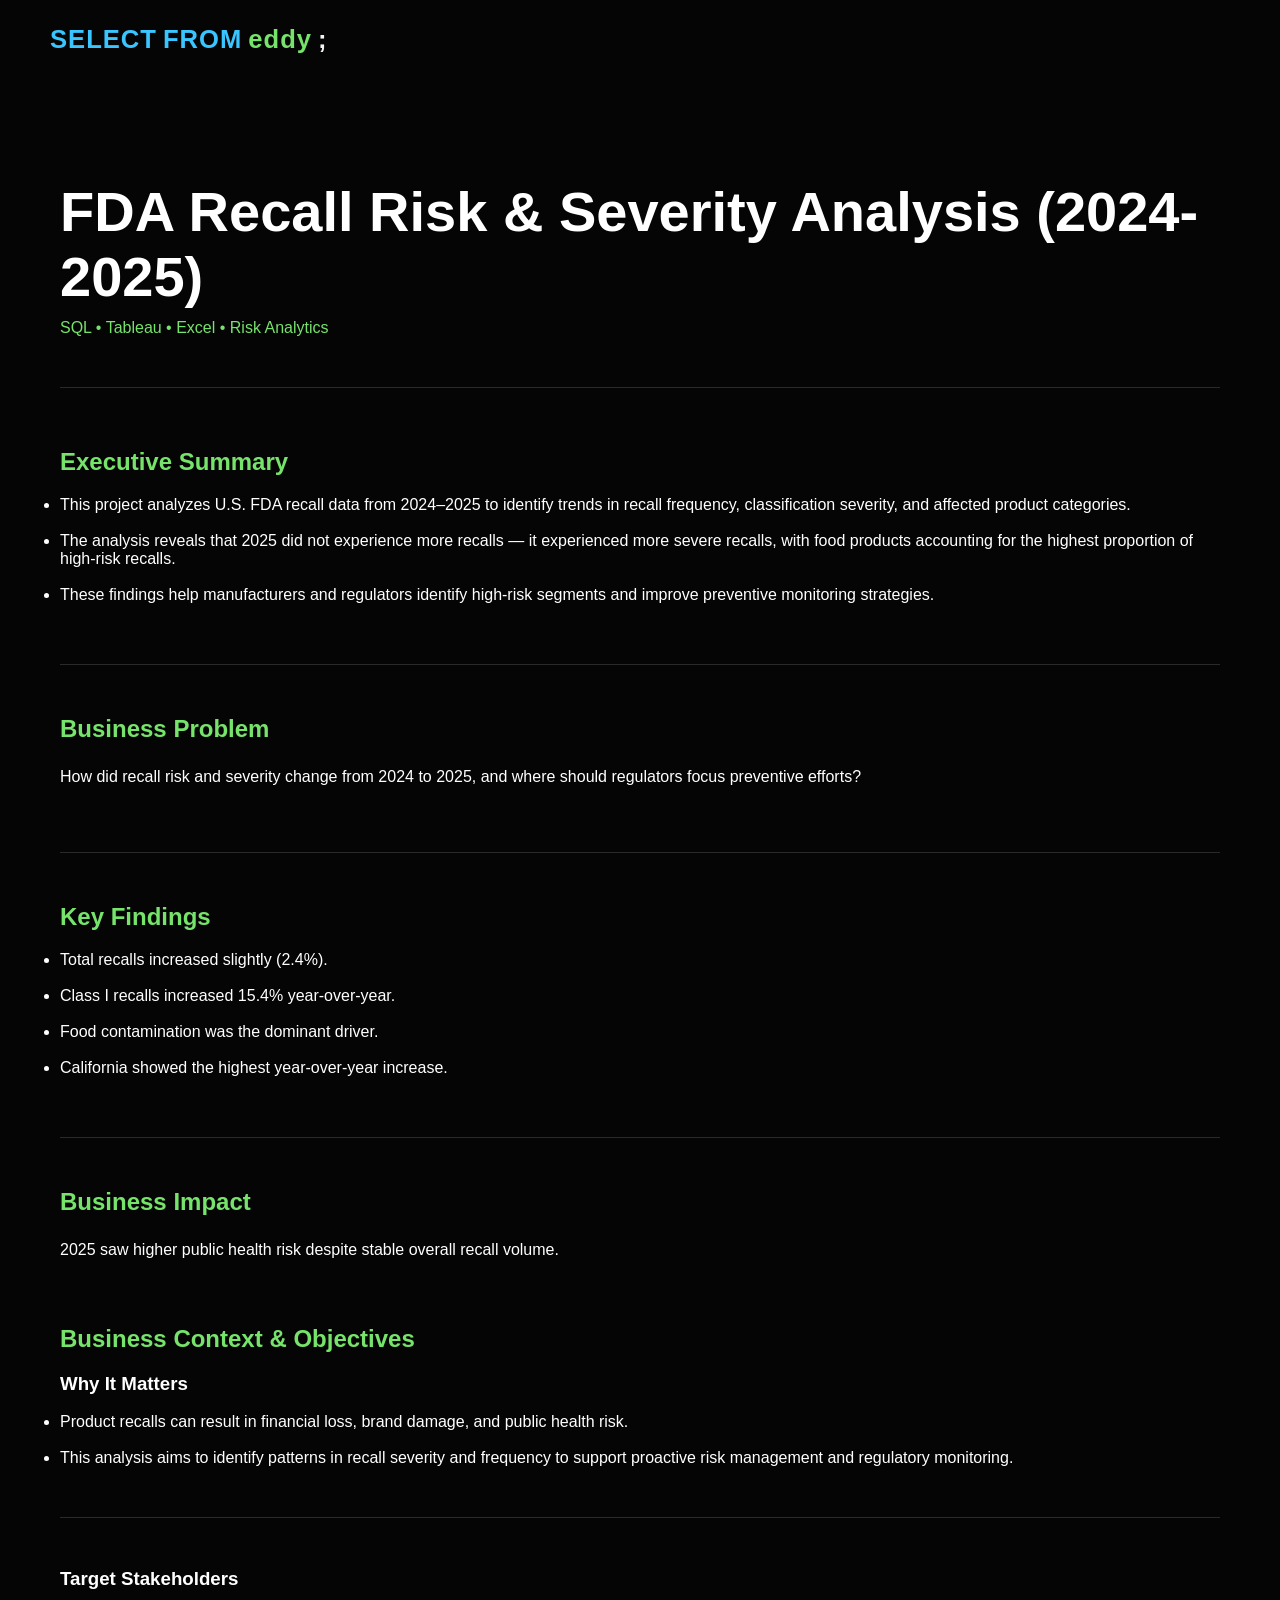
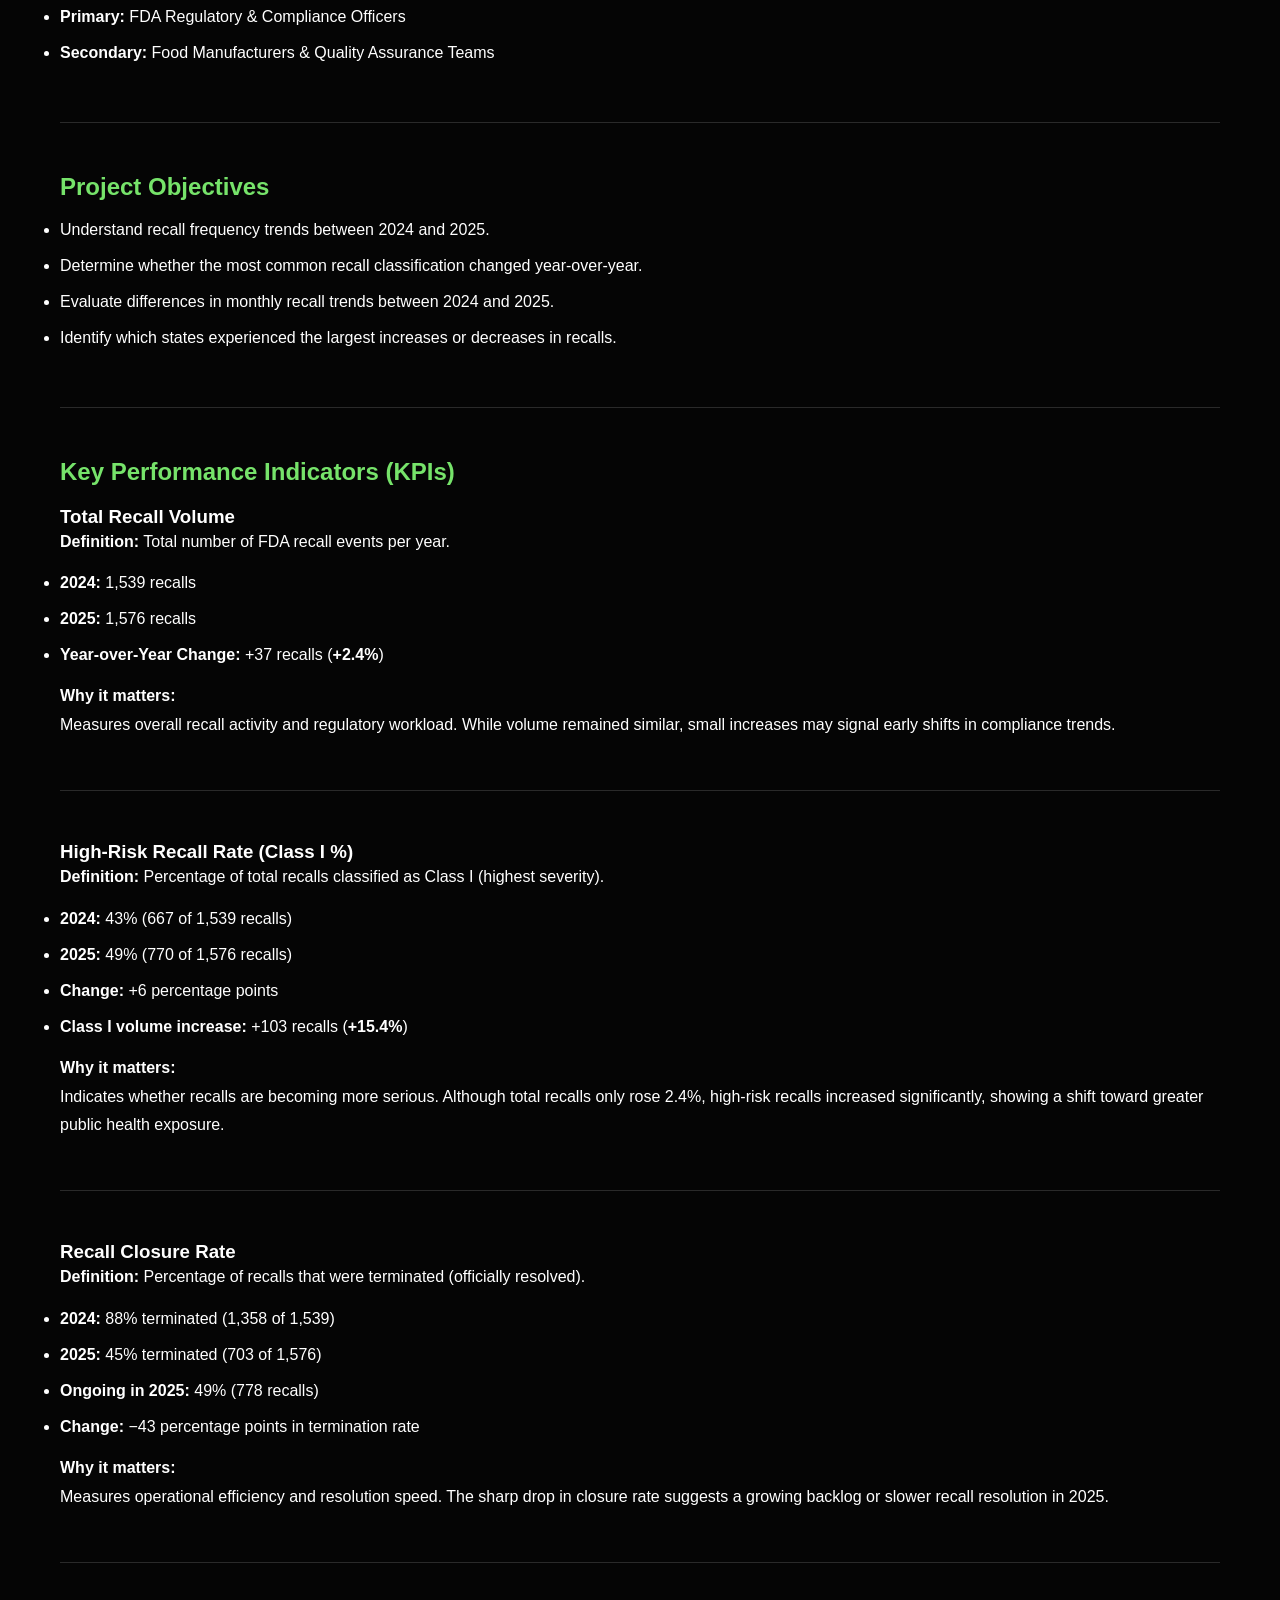
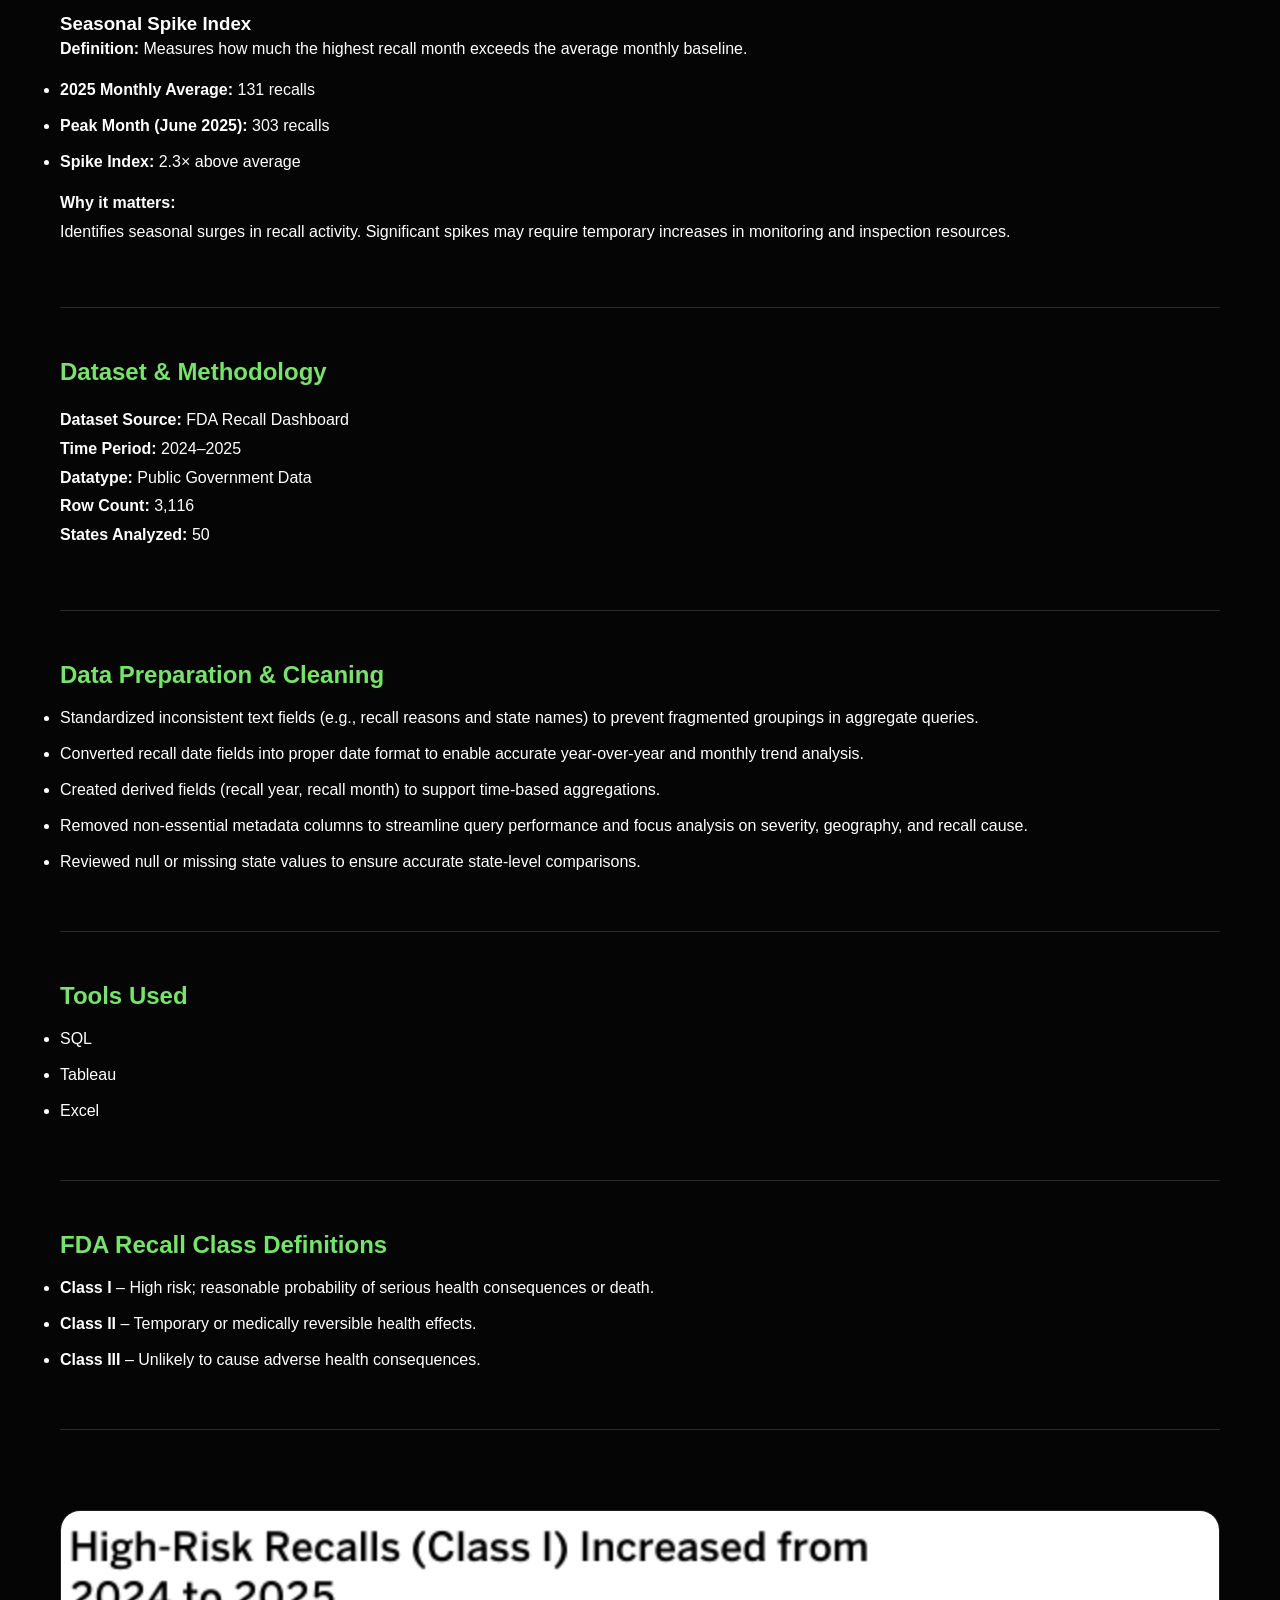
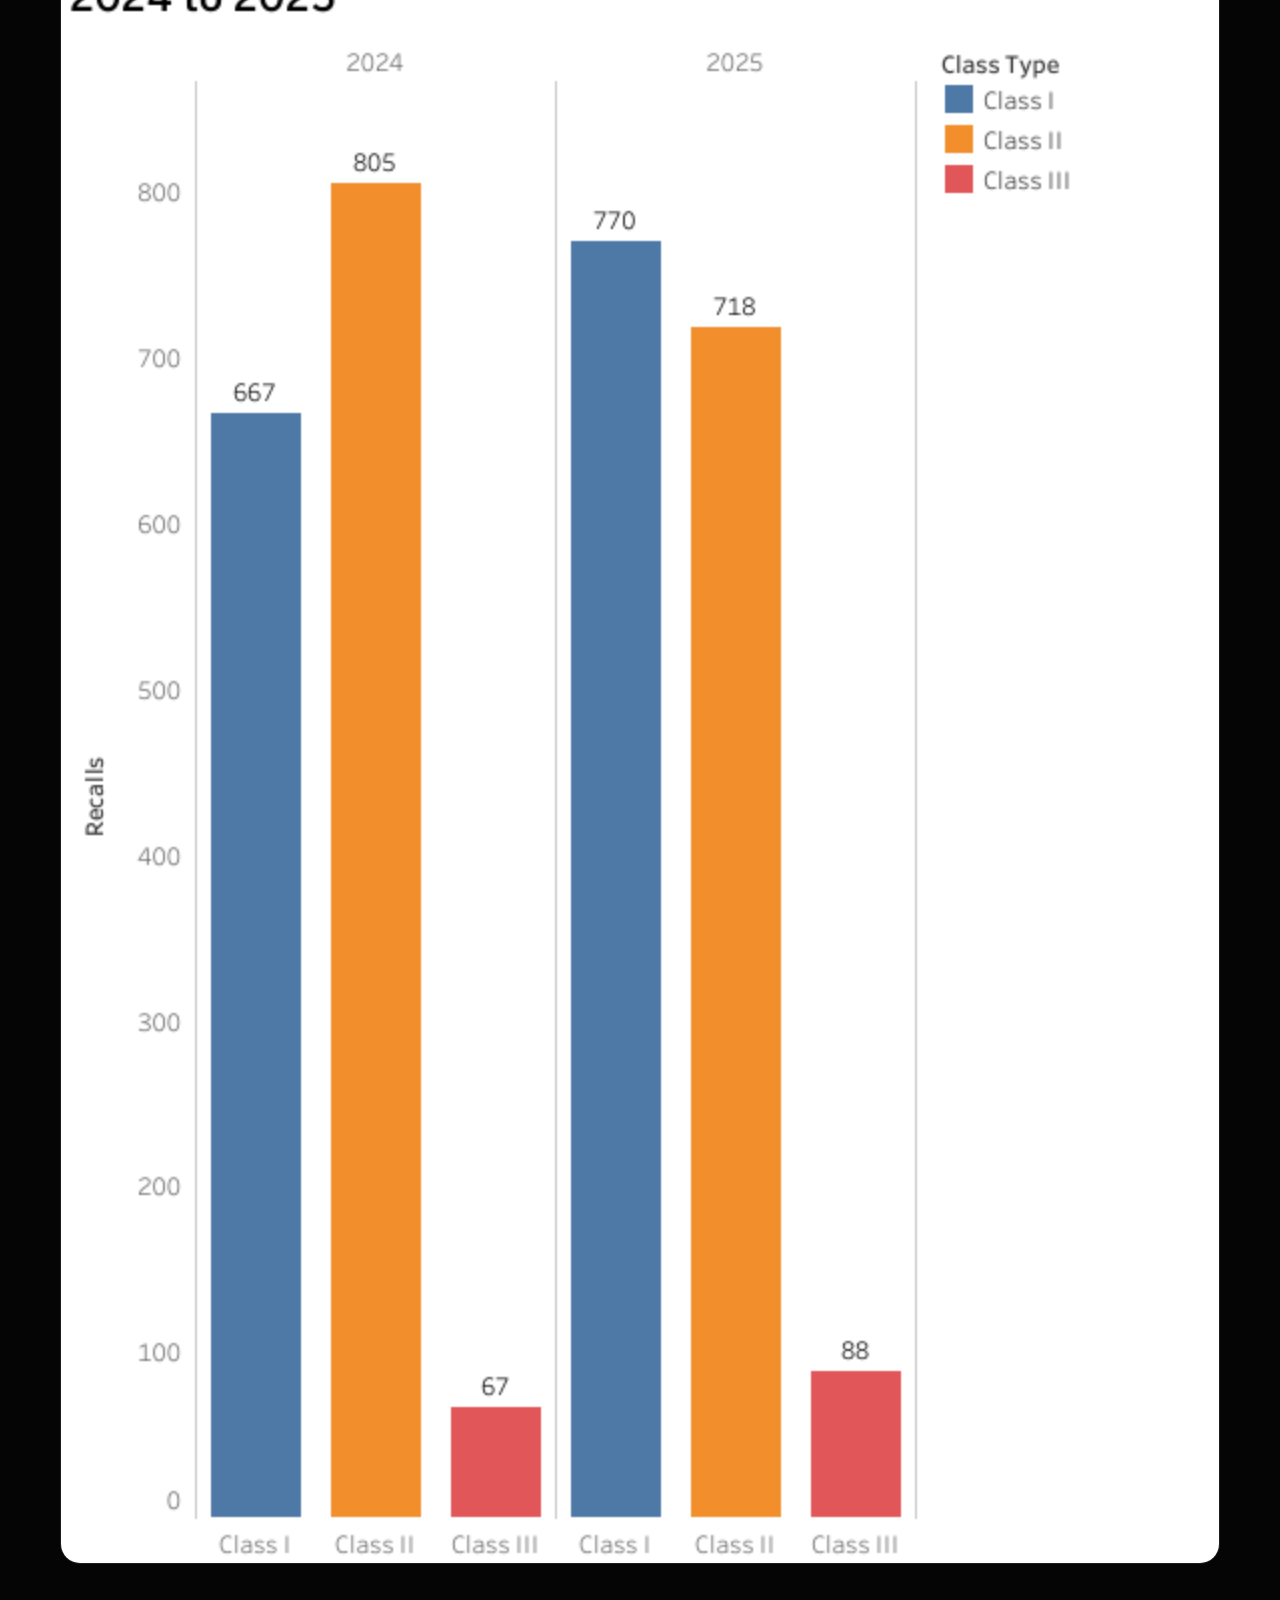
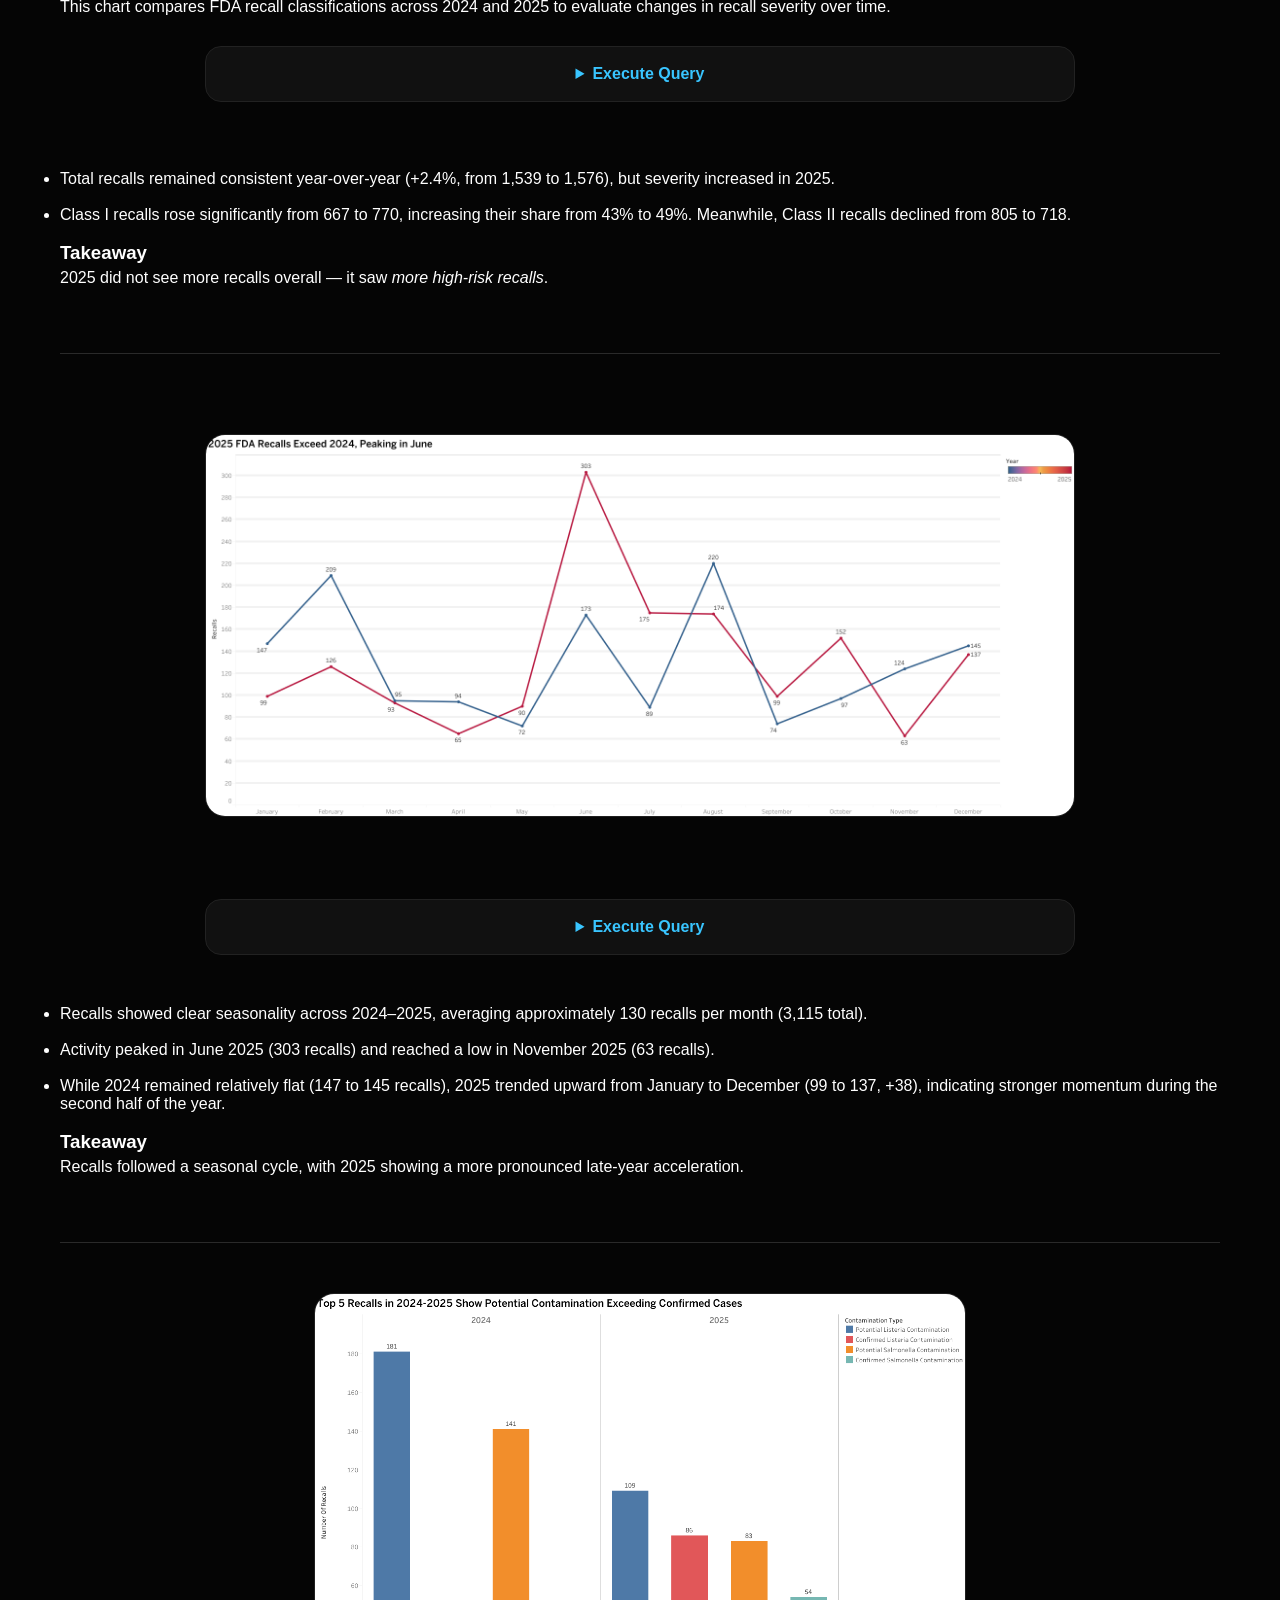
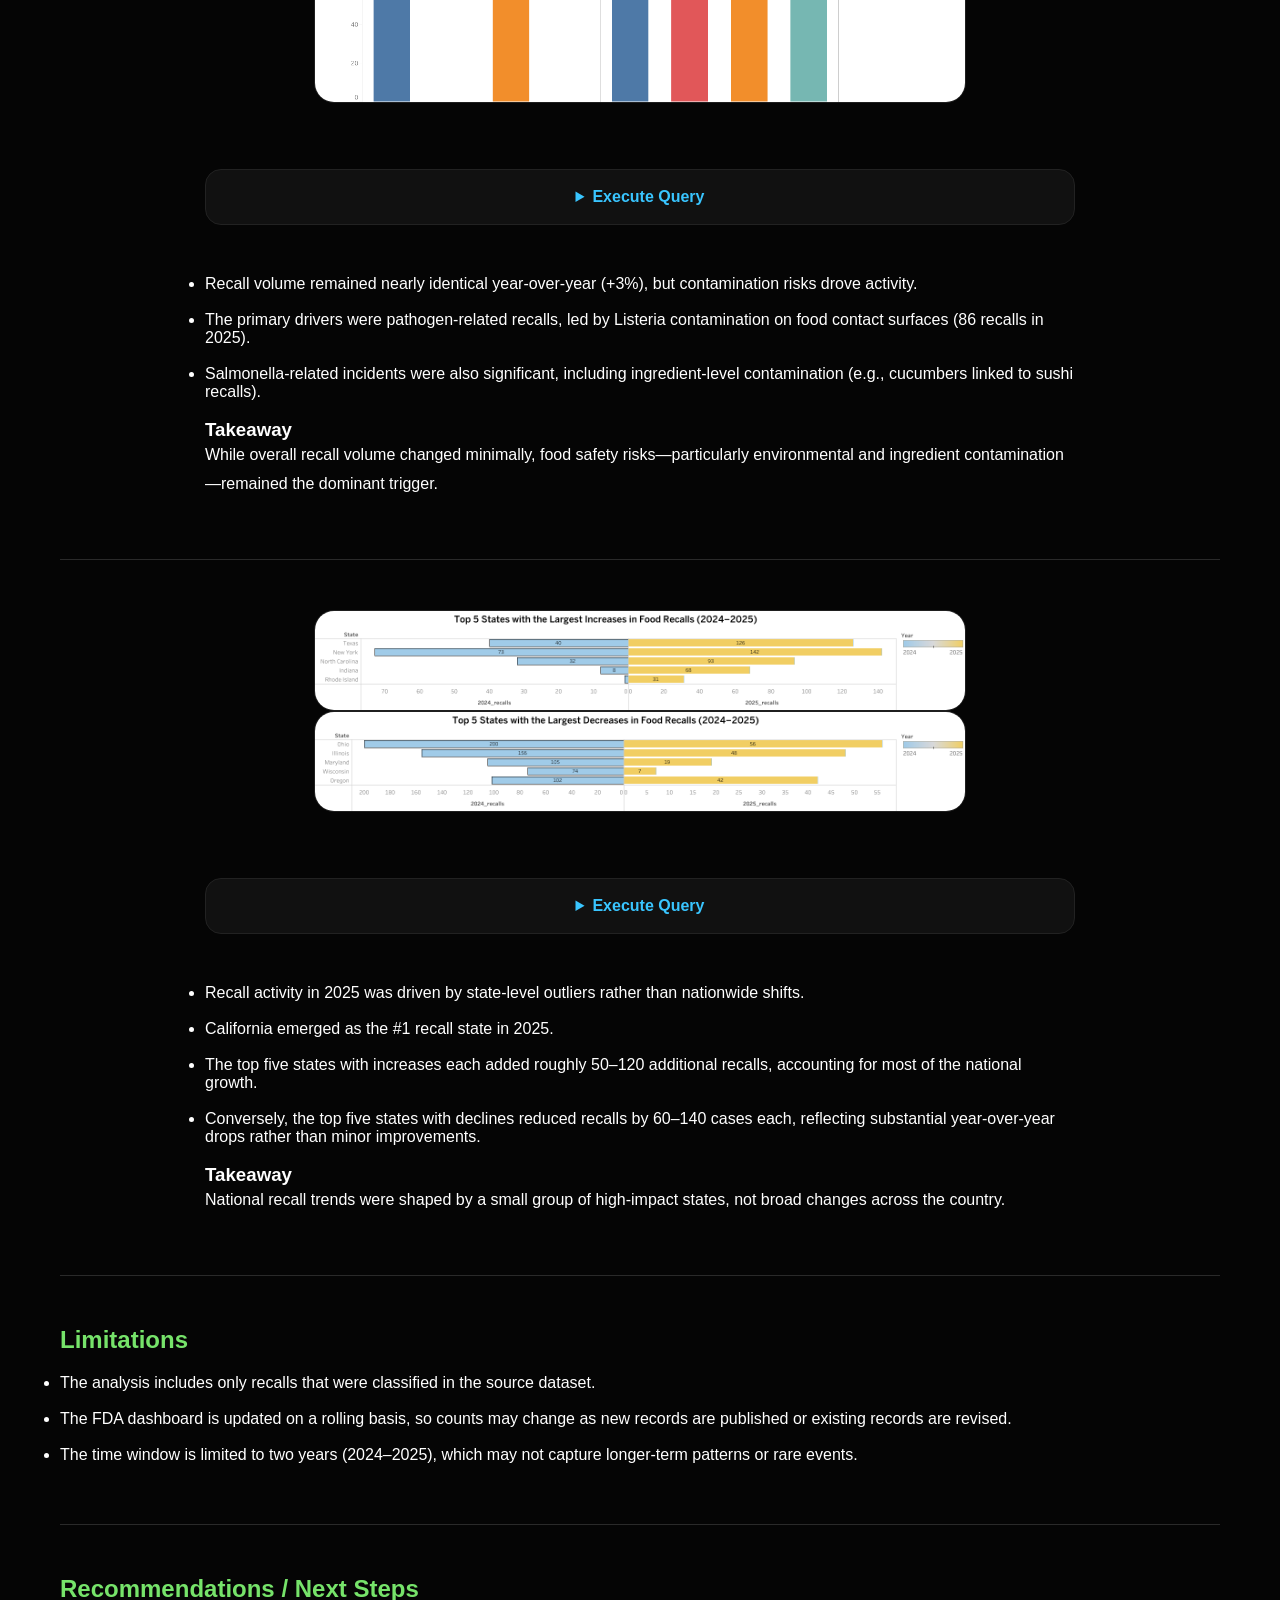
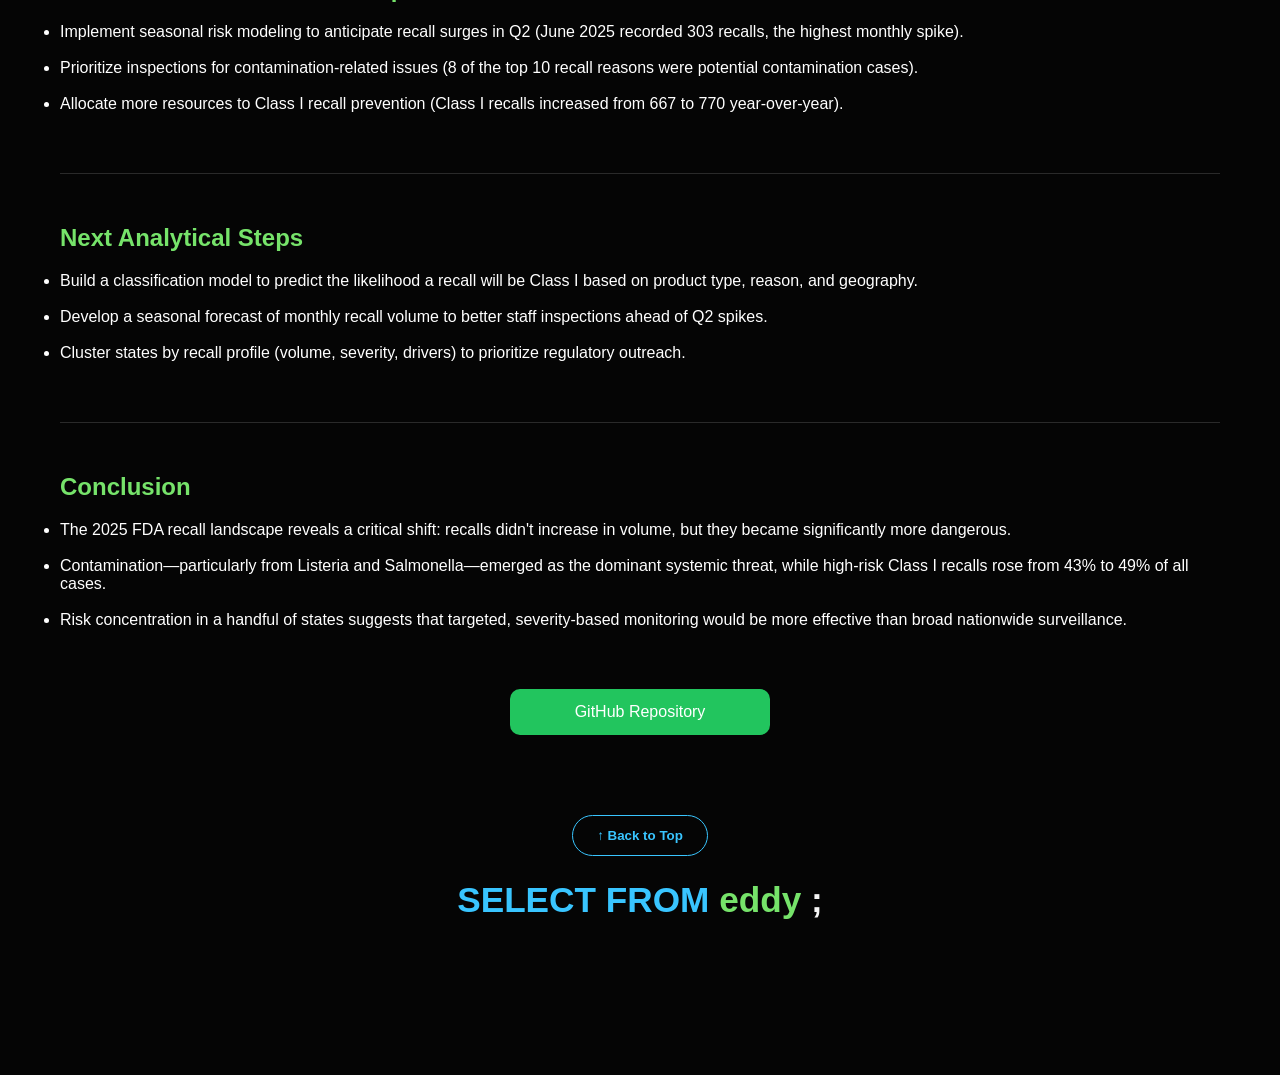
<file: fda.html>
<!DOCTYPE html>
<html lang="en">
<head>
    <meta charset="UTF-8">
    <meta name="viewport" content="width=device-width, initial-scale=1.0">
    <title>FDA Recall Risk & Severity Analysis (2024-2025)</title>
    <link rel="stylesheet" href="styles.css">
</head>

<body>

<nav class="navbar">
    <a href="index.html" class="logo">
        <span class="sql-blue">SELECT</span>
        <span class="sql-blue">FROM</span>
        <span class="sql-green">eddy</span>
        <span class="sql-white">;</span>
    </a>
</nav>

<section class="project-container">

    <!-- PROJECT HERO -->
    <div class="project-hero">
        <h1>FDA Recall Risk & Severity Analysis (2024-2025)</h1>
        <p class="project-subtitle">
            SQL • Tableau • Excel • Risk Analytics
        </p>
    </div>
    <hr> 

    <!-- DASHBOARD -->
    <section class="project-section">
        <!-- INSERT FDA DASHBOARD IMAGE HERE -->
    </section>

    <!-- EXECUTIVE SUMMARY -->
    <section class="project-section">
        <h2>Executive Summary</h2>

        <ul class="spaced-list">
            <li>
                This project analyzes U.S. FDA recall data from 2024–2025 to identify trends in recall frequency, classification severity, and affected product categories.
            </li>
            <br>
            <li>
                The analysis reveals that 2025 did not experience more recalls — it experienced more severe recalls, with food products accounting for the highest proportion of high-risk recalls.
            </li>
            <br>
            <li>
                These findings help manufacturers and regulators identify high-risk segments and improve preventive monitoring strategies.
            </li>
        </ul>
    </section>
    <hr>

    <!-- BUSINESS PROBLEM -->
    <section class="project-section">
        <h2>Business Problem</h2>
        <p>
            How did recall risk and severity change from 2024 to 2025, and where should regulators focus preventive efforts?
        </p>
    </section>
    <hr>

    <!-- KEY FINDINGS -->
    <section class="project-section">
        <h2>Key Findings</h2>

        <ul class="spaced-list">
            <li>Total recalls increased slightly (2.4%).</li>
            <br>
            <li>Class I recalls increased 15.4% year-over-year.</li>
            <br>
            <li>Food contamination was the dominant driver.</li>
            <br>
            <li>California showed the highest year-over-year increase.</li>
        </ul>
    </section>
    <hr>

    <!-- BUSINESS IMPACT -->
    <section class="project-section">
        <h2>Business Impact</h2>
        <p>
            2025 saw higher public health risk despite stable overall recall volume.
        </p>
    </section>

    <!-- BUSINESS CONTEXT -->
    <section class="project-section">
        <h2>Business Context & Objectives</h2>

        <h3 class="project-subheading">Why It Matters</h3>
        <br>

        <ul class="spaced-list">
            <li>
                Product recalls can result in financial loss, brand damage, and public health risk.
            </li>
            <br>
            <li>
                This analysis aims to identify patterns in recall severity and frequency to support proactive risk management and regulatory monitoring.
            </li>
        </ul>

        <hr>

        <h3 class="project-subheading">Target Stakeholders</h3>
        <br>

        <ul class="spaced-list">
            <li>
                <strong>Primary:</strong> FDA Regulatory & Compliance Officers
            </li>
            <br>
            <li>
                <strong>Secondary:</strong> Food Manufacturers & Quality Assurance Teams
            </li>
        </ul>
    </section>
    <hr>

    <!-- PROJECT OBJECTIVES -->
    <section class="project-section">
        <h2>Project Objectives</h2>

        <ul class="spaced-list">
            <li>Understand recall frequency trends between 2024 and 2025.</li>
            <br>
            <li>Determine whether the most common recall classification changed year-over-year.</li>
            <br>
            <li>Evaluate differences in monthly recall trends between 2024 and 2025.</li>
            <br>
            <li>Identify which states experienced the largest increases or decreases in recalls.</li>
        </ul>
    </section>
    <hr>

    <!-- KPI SECTION -->
    <section class="project-section">
        <h2>Key Performance Indicators (KPIs)</h2>

        <h3 class="project-subheading">Total Recall Volume</h3>

        <p>
            <strong>Definition:</strong> Total number of FDA recall events per year.
        </p>

        <br>

        <ul class="spaced-list">
            <li><strong>2024:</strong> 1,539 recalls</li>
            <br>
            <li><strong>2025:</strong> 1,576 recalls</li>
            <br>
            <li><strong>Year-over-Year Change:</strong> +37 recalls (<strong>+2.4%</strong>)</li>
        </ul>

        <br>

        <p><strong>Why it matters:</strong></p>

        <p>
            Measures overall recall activity and regulatory workload. While volume remained similar, small increases may signal early shifts in compliance trends.
        </p>

        <hr>

        <h3 class="project-subheading">High-Risk Recall Rate (Class I %)</h3>

        <p>
            <strong>Definition:</strong> Percentage of total recalls classified as Class I (highest severity).
        </p>

        <br>

        <ul class="spaced-list">
            <li><strong>2024:</strong> 43% (667 of 1,539 recalls)</li>
            <br>
            <li><strong>2025:</strong> 49% (770 of 1,576 recalls)</li>
            <br>
            <li><strong>Change:</strong> +6 percentage points</li>
            <br>
            <li><strong>Class I volume increase:</strong> +103 recalls (<strong>+15.4%</strong>)</li>
        </ul>

        <br>

        <p><strong>Why it matters:</strong></p>

        <p>
            Indicates whether recalls are becoming more serious. Although total recalls only rose 2.4%, high-risk recalls increased significantly, showing a shift toward greater public health exposure.
        </p>

        <hr>

        <h3 class="project-subheading">Recall Closure Rate</h3>

        <p>
            <strong>Definition:</strong> Percentage of recalls that were terminated (officially resolved).
        </p>

        <br>

        <ul class="spaced-list">
            <li><strong>2024:</strong> 88% terminated (1,358 of 1,539)</li>
            <br>
            <li><strong>2025:</strong> 45% terminated (703 of 1,576)</li>
            <br>
            <li><strong>Ongoing in 2025:</strong> 49% (778 recalls)</li>
            <br>
            <li><strong>Change:</strong> −43 percentage points in termination rate</li>
        </ul>

        <br>

        <p><strong>Why it matters:</strong></p>

        <p>
            Measures operational efficiency and resolution speed. The sharp drop in closure rate suggests a growing backlog or slower recall resolution in 2025.
        </p>

        <hr>

        <h3 class="project-subheading">Seasonal Spike Index</h3>

        <p>
            <strong>Definition:</strong> Measures how much the highest recall month exceeds the average monthly baseline.
        </p>

        <br>

        <ul class="spaced-list">
            <li><strong>2025 Monthly Average:</strong> 131 recalls</li>
            <br>
            <li><strong>Peak Month (June 2025):</strong> 303 recalls</li>
            <br>
            <li><strong>Spike Index:</strong> 2.3× above average</li>
        </ul>

        <br>

        <p><strong>Why it matters:</strong></p>

        <p>
            Identifies seasonal surges in recall activity. Significant spikes may require temporary increases in monitoring and inspection resources.
        </p>
    </section>
    <hr>

    <!-- DATASET -->
    <section class="project-section">
        <h2>Dataset & Methodology</h2>

        <p><strong>Dataset Source:</strong> FDA Recall Dashboard</p>
        <p><strong>Time Period:</strong> 2024–2025</p>
        <p><strong>Datatype:</strong> Public Government Data</p>
        <p><strong>Row Count:</strong> 3,116</p>
        <p><strong>States Analyzed:</strong> 50</p>
    </section>
    <hr>

    <!-- DATA CLEANING -->
    <section class="project-section">
        <h2>Data Preparation & Cleaning</h2>

        <ul class="spaced-list">
            <li>
                Standardized inconsistent text fields (e.g., recall reasons and state names) to prevent fragmented groupings in aggregate queries.
            </li>
            <br>
            <li>
                Converted recall date fields into proper date format to enable accurate year-over-year and monthly trend analysis.
            </li>
            <br>
            <li>
                Created derived fields (recall year, recall month) to support time-based aggregations.
            </li>
            <br>
            <li>
                Removed non-essential metadata columns to streamline query performance and focus analysis on severity, geography, and recall cause.
            </li>
            <br>
            <li>
                Reviewed null or missing state values to ensure accurate state-level comparisons.
            </li>
        </ul>
    </section>
    <hr>

    <!-- TOOLS -->
    <section class="project-section">
        <h2>Tools Used</h2>

        <ul class="spaced-list">
            <li>SQL</li>
            <br>
            <li>Tableau</li>
            <br>
            <li>Excel</li>
        </ul>
    </section>
    <hr>

    <!-- FDA RECALL CLASS DEFINITIONS -->
    <section class="project-section">
        <h2>FDA Recall Class Definitions</h2>

        <ul class="spaced-list">
            <li>
                <strong>Class I</strong> – High risk; reasonable probability of serious health consequences or death.
            </li>
            <br>
            <li>
                <strong>Class II</strong> – Temporary or medically reversible health effects.
            </li>
            <br>
            <li>
                <strong>Class III</strong> – Unlikely to cause adverse health consequences.
            </li>
        </ul>
    </section>
<hr>
    <!-- RECALL CLASS ANALYSIS -->
    

       <img

src="assets/byclass.png"

alt="recalls by class"

class="project-image

clickable-image"



onclick="openLightbox(this.src)">
    <p>
    This chart compares FDA recall classifications across 2024 and 2025 to evaluate changes in recall severity over time.
</p>


      

       <details class="sql-dropdown">

    <summary>
        Execute Query
    </summary>

    <pre class="sql-code">
-- This query breaks down FDA recalls by recall class
-- for the years 2024 and 2025

SELECT
    YEAR(recall_date) AS recall_year,
    recall_class,
    COUNT(*) AS recall_count
FROM fda_recalls
WHERE YEAR(recall_date) IN (2024, 2025)
GROUP BY
    YEAR(recall_date),
    recall_class
ORDER BY
    recall_year,
    recall_count DESC;
    </pre>

</details>


<br>

    
<section class="project-section">
        <ul class="spaced-list">
            <li>
                Total recalls remained consistent year-over-year (+2.4%, from 1,539 to 1,576), but severity increased in 2025.
            </li>
            <br>
            <li>
                Class I recalls rose significantly from 667 to 770, increasing their share from 43% to 49%. Meanwhile, Class II recalls declined from 805 to 718.
            </li>
        </ul>

        <br>

        <h3 class="project-subheading">Takeaway</h3>

        <p>
            2025 did not see more recalls overall — it saw <em>more high-risk recalls</em>.
        </p>
    </section>
    <hr>

    <!-- MONTHLY RECALL TRENDS -->
    <section class="project-section">

        <div class="chart-container">
            <img
                src="assets/monthlyrecalls.png"
                alt="Monthly Recall Trends"
                class="project-image

clickable-image"
                onclick="openLightbox(this.src)">
        </div>

        <br>

        <details class="sql-dropdown">
            <summary>Execute Query</summary>
            <br><br>

            <pre class="sql-code"><code>--This query find the total recalls per month in 2024 and in 2025

SELECT
    YEAR(recall_date) AS recall_year,
    DATENAME(MONTH, recall_date) AS recall_month,
    MONTH(recall_date) AS month_number,
    COUNT(*) AS recall_count
FROM fda_recalls
WHERE YEAR(recall_date) IN (2024, 2025)
GROUP BY
    YEAR(recall_date),
    DATENAME(MONTH, recall_date),
    MONTH(recall_date)
ORDER BY
    recall_year,
    month_number;</code></pre>
        </details>

        <ul class="spaced-list">
            <li>
                Recalls showed clear seasonality across 2024–2025, averaging approximately 130 recalls per month (3,115 total).
            </li>
            <br>
            <li>
                Activity peaked in June 2025 (303 recalls) and reached a low in November 2025 (63 recalls).
            </li>
            <br>
            <li>
                While 2024 remained relatively flat (147 to 145 recalls), 2025 trended upward from January to December (99 to 137, +38), indicating stronger momentum during the second half of the year.
            </li>
        </ul>

        <br>

        <h3 class="project-subheading">Takeaway</h3>

        <p>
            Recalls followed a seasonal cycle, with 2025 showing a more pronounced late-year acceleration.
        </p>
    </section>
    <hr>

    <!-- RECALL REASONS -->
    <section class="project-section">

        <div class="chart-container">
            <img
                src="assets/recallreasons.png"
                alt="Recall reasons"
                class="project-image-medium clickable-image"
                onclick="openLightbox(this.src)">
        </div>

        <br><br>

        <details class="sql-dropdown">
            <summary>Execute Query</summary>

            <pre class="sql-code"><code>--This query gives the top ten recall reasons using window functions and CTEs

WITH recall_reasons AS (
    SELECT
        YEAR(recall_date) AS recall_year,
        recall_reason,
        COUNT(*) AS total_recalls,
        RANK() OVER (
            PARTITION BY YEAR(recall_date)
            ORDER BY COUNT(*) DESC
        ) AS reason_rank
    FROM fda_recalls
    WHERE YEAR(recall_date) IN (2024, 2025)
    GROUP BY
        YEAR(recall_date),
        recall_reason
)
SELECT
    recall_year,
    recall_reason,
    total_recalls
FROM recall_reasons
WHERE reason_rank <= 5
ORDER BY
    recall_year,
    recall_reason DESC;</code></pre>
        </details>

        <div class="chart-analysis">
            <ul class="spaced-list">
                <li>
                    Recall volume remained nearly identical year-over-year (+3%), but contamination risks drove activity.
                </li>
                <br>
                <li>
                    The primary drivers were pathogen-related recalls, led by Listeria contamination on food contact surfaces (86 recalls in 2025).
                </li>
                <br>
                <li>
                    Salmonella-related incidents were also significant, including ingredient-level contamination (e.g., cucumbers linked to sushi recalls).
                </li>
            </ul>

            <br>

            <h3 class="project-subheading">Takeaway</h3>

            <p>
                While overall recall volume changed minimally, food safety risks—particularly environmental and ingredient contamination—remained the dominant trigger.
            </p>
        </div>
    </section>
    <hr>

    <!-- STATE ANALYSIS -->
    <section class="project-section">

        <div class="chart-container">
            <img
                src="assets/largestincrease.png"
                alt="Largest state recall increases"
                class="project-image-medium clickable-image"
                onclick="openLightbox(this.src)">
        </div>

        <div class="chart-container">
            <img
                src="assets/largestdecrease.png"
                alt="Largest state recall decreases"
                class="project-image-medium clickable-image"
                onclick="openLightbox(this.src)">
        </div>

        <br><br>

        <details class="sql-dropdown">
            <summary>Execute Query</summary>

            <pre class="sql-code"><code>--This query shows total recalls by state
--in 2024 and 2025 with CTE and CASE statements

WITH recall_state_year_counts AS (
    SELECT
        recall_state,
        YEAR(recall_date) AS recall_year,
        COUNT(*) AS recall_count
    FROM fda_recalls
    WHERE YEAR(recall_date) IN (2024, 2025)
    GROUP BY
        recall_state,
        YEAR(recall_date)
)
SELECT
    recall_state,
    SUM(CASE WHEN recall_year = 2024 THEN recall_count ELSE 0 END) AS recalls_2024,
    SUM(CASE WHEN recall_year = 2025 THEN recall_count ELSE 0 END) AS recalls_2025,
    SUM(CASE WHEN recall_year = 2025 THEN recall_count ELSE 0 END) -
    SUM(CASE WHEN recall_year = 2024 THEN recall_count ELSE 0 END) AS yoy_change
FROM recall_state_year_counts
GROUP BY recall_state
ORDER BY yoy_change DESC;</code></pre>
        </details>

        <div class="chart-analysis">
            <ul class="spaced-list">
                <li>
                    Recall activity in 2025 was driven by state-level outliers rather than nationwide shifts.
                </li>
                <br>
                <li>
                    California emerged as the #1 recall state in 2025.
                </li>
                <br>
                <li>
                    The top five states with increases each added roughly 50–120 additional recalls, accounting for most of the national growth.
                </li>
                <br>
                <li>
                    Conversely, the top five states with declines reduced recalls by 60–140 cases each, reflecting substantial year-over-year drops rather than minor improvements.
                </li>
            </ul>

            <br>

            <h3 class="project-subheading">Takeaway</h3>

            <p>
                National recall trends were shaped by a small group of high-impact states, not broad changes across the country.
            </p>
        </div>

    </section>
    <hr>



    <!-- LIMITATIONS -->
    <section class="project-section">
        <h2>Limitations</h2>

        <ul class="spaced-list">
            <li>
                The analysis includes only recalls that were classified in the source dataset.
            </li>
            <br>
            <li>
                The FDA dashboard is updated on a rolling basis, so counts may change as new records are published or existing records are revised.
            </li>
            <br>
            <li>
                The time window is limited to two years (2024–2025), which may not capture longer-term patterns or rare events.
            </li>
        </ul>
    </section>
    <hr>
        

    <!-- RECOMMENDATIONS -->
    <section class="project-section">
        <h2>Recommendations / Next Steps</h2>

        <ul class="spaced-list">
            <li>
                Implement seasonal risk modeling to anticipate recall surges in Q2 (June 2025 recorded 303 recalls, the highest monthly spike).
            </li>
            <br>
            <li>
                Prioritize inspections for contamination-related issues (8 of the top 10 recall reasons were potential contamination cases).
            </li>
            <br>
            <li>
                Allocate more resources to Class I recall prevention (Class I recalls increased from 667 to 770 year-over-year).
            </li>
        </ul>
    </section>
    <hr>

    <!-- NEXT ANALYTICAL STEPS -->
    <section class="project-section">
        <h2>Next Analytical Steps</h2>

        <ul class="spaced-list">
            <li>
                Build a classification model to predict the likelihood a recall will be Class I based on product type, reason, and geography.
            </li>
            <br>
            <li>
                Develop a seasonal forecast of monthly recall volume to better staff inspections ahead of Q2 spikes.
            </li>
            <br>
            <li>
                Cluster states by recall profile (volume, severity, drivers) to prioritize regulatory outreach.
            </li>
        </ul>
    </section>
    <hr>

    <!-- CONCLUSION -->
    <section class="project-section">
        <h2>Conclusion</h2>

        <ul class="spaced-list">
            <li>
                The 2025 FDA recall landscape reveals a critical shift: recalls didn't increase in volume, but they became significantly more dangerous.
            </li>
            <br>
            <li>
                Contamination—particularly from Listeria and Salmonella—emerged as the dominant systemic threat, while high-risk Class I recalls rose from 43% to 49% of all cases.
            </li>
            <br>
            <li>
                Risk concentration in a handful of states suggests that targeted, severity-based monitoring would be more effective than broad nationwide surveillance.
            </li>
        </ul>
    </section>
    
      <section class="project-section">



    <div class="project-links">

        <a href="https://github.com/SelectFromEddy/FDA-Recall-Project-2024-2025"
           target="_blank"
           class="primary-btn">

            GitHub Repository

        </a>

</section>
<div id="lightbox" class="lightbox" onclick="closeLightbox()">

    <img id="lightbox-image">

</div>

<script>

function openLightbox(src) {

    document.getElementById("lightbox").style.display = "flex";

    document.getElementById("lightbox-image").src = src;
}

function closeLightbox() {

    document.getElementById("lightbox").style.display = "none";
}

</script>



</body>
    <section class="project-footer">

    <button
        onclick="window.scrollTo({ top: 0, behavior: 'smooth' });"
        class="back-to-top-btn">

        ↑ Back to Top

    </button>

    <a href="index.html" class="footer-logo">

        <span class="sql-blue">SELECT</span>
        <span class="sql-blue">FROM</span>
        <span class="sql-green">eddy</span>
        <span class="sql-white">;</span>

    </a>

</section>
</html>
</file>
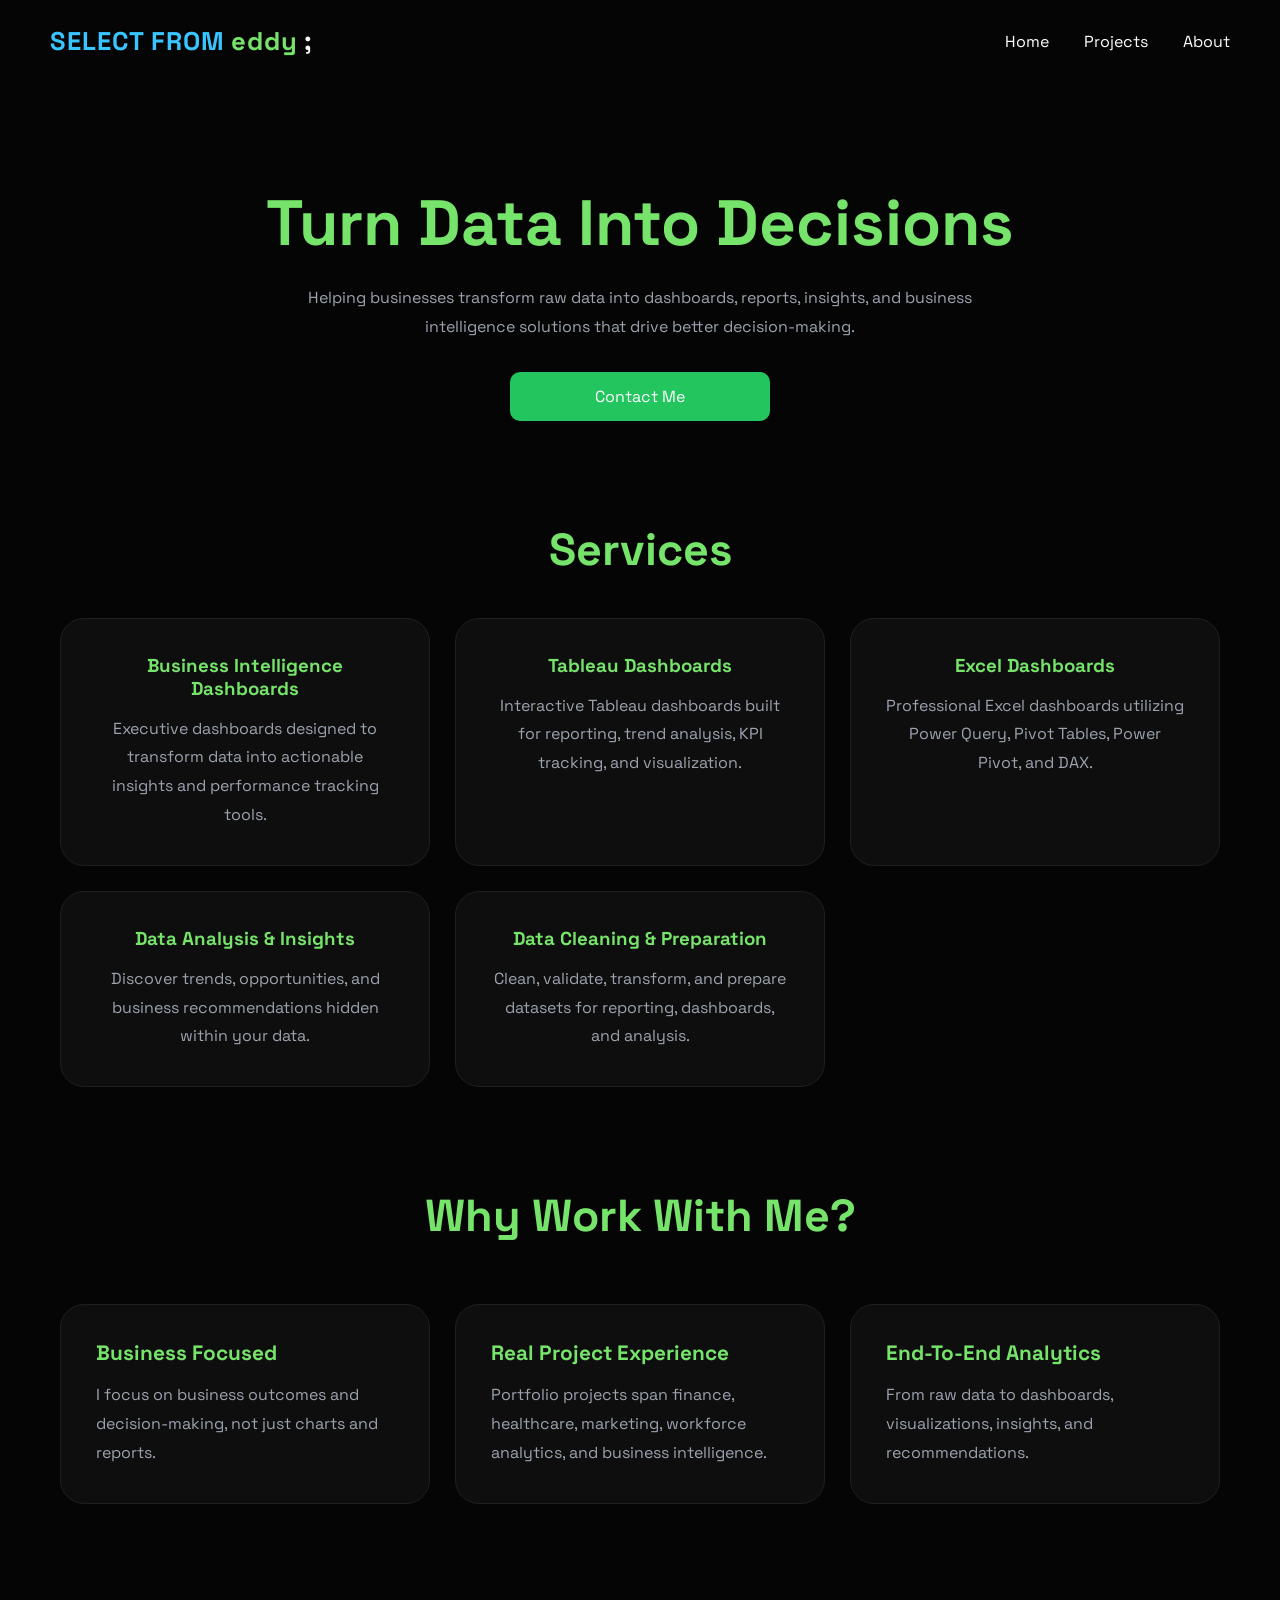
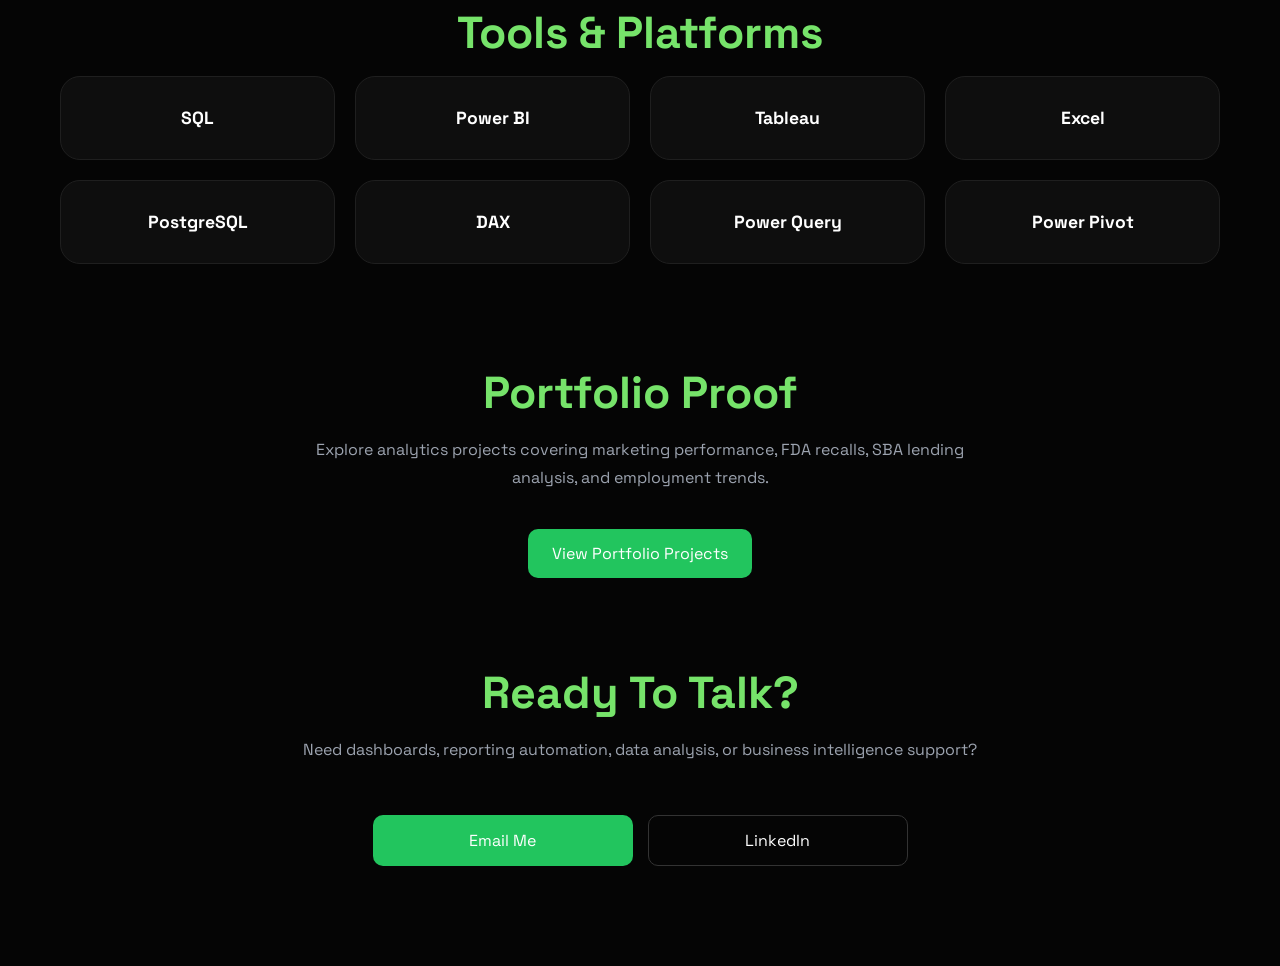
<file: freelance.html>
<!DOCTYPE html>
<html lang="en">

<head>

    <meta charset="UTF-8">
    <meta name="viewport" content="width=device-width, initial-scale=1.0">

    <title>Freelance Analytics Services | SELECT FROM eddy;</title>

    <link rel="stylesheet" href="styles.css">

    <link rel="preconnect" href="https://fonts.googleapis.com">
    <link rel="preconnect" href="https://fonts.gstatic.com" crossorigin>

    <link href="https://fonts.googleapis.com/css2?family=Space+Grotesk:wght@400;500;700;800&display=swap" rel="stylesheet">

</head>

<body>

    <nav class="navbar">

        <a href="index.html" class="logo">
            <span class="sql-blue">SELECT</span>
            <span class="sql-blue">FROM</span>
            <span class="sql-green">eddy</span>
            <span class="sql-white">;</span>
        </a>

        <ul class="nav-links">
            <li><a href="index.html">Home</a></li>
            <li><a href="projects.html">Projects</a></li>
            <li><a href="about.html">About</a></li>
            
        </ul>

    </nav>

    <section class="freelance-hero">

        <h1>
            Turn Data Into Decisions
        </h1>

        <p>

            Helping businesses transform raw data into dashboards,
            reports, insights, and business intelligence solutions
            that drive better decision-making.

        </p>

        <div class="hero-buttons">

            <a href="mailto:greencitycypha@gmail.com" class="primary-btn">
                Contact Me
            </a>

        </div>

    </section>

    <section class="home-section">

        <h2 class="section-title">
            Services
        </h2>

        <div class="services-grid">

            <a href="https://www.upwork.com/services/product/development-it-a-complete-business-intelligence-dashboard-solution-2109486452741531821?ref=project\_share"
                target="_blank"
                class="service-card">

                <h3>Business Intelligence Dashboards</h3>

                <p>
                    Executive dashboards designed to transform data into
                    actionable insights and performance tracking tools.
                </p>

            </a>

            <a href="https://www.upwork.com/services/product/development-it-an-interactive-tableau-dashboard-2109483911343662090?ref=project\_share"
                target="_blank"
                class="service-card">

                <h3>Tableau Dashboards</h3>

                <p>
                    Interactive Tableau dashboards built for reporting,
                    trend analysis, KPI tracking, and visualization.
                </p>

            </a>

            <a href="https://www.upwork.com/services/product/development-it-a-professional-excel-dashboard-2109480235791762530?ref=project\_share"
                target="_blank"
                class="service-card">

                <h3>Excel Dashboards</h3>

                <p>
                    Professional Excel dashboards utilizing Power Query,
                    Pivot Tables, Power Pivot, and DAX.
                </p>

            </a>

            <a href="https://www.upwork.com/services/product/development-it-analyzed-data-and-actionable-insights-2109371072359988946?ref=project\_share"
                target="_blank"
                class="service-card">

                <h3>Data Analysis & Insights</h3>

                <p>
                    Discover trends, opportunities, and business
                    recommendations hidden within your data.
                </p>

            </a>

            <a href="https://www.upwork.com/services/product/development-it-a-clean-organized-and-prepared-excel-or-csv-data-2109323432484694189?ref=project\_share"
                target="_blank"
                class="service-card">

                <h3>Data Cleaning & Preparation</h3>

                <p>
                    Clean, validate, transform, and prepare datasets
                    for reporting, dashboards, and analysis.
                </p>

            </a>

        </div>

    </section>

    <section class="home-section">

        <h2 class="section-title">
            Why Work With Me?
        </h2>

        <div class="current-grid">

            <div class="current-card">
                <h3>Business Focused</h3>
                <p>
                    I focus on business outcomes and decision-making,
                    not just charts and reports.
                </p>
            </div>

            <div class="current-card">
                <h3>Real Project Experience</h3>
                <p>
                    Portfolio projects span finance, healthcare,
                    marketing, workforce analytics, and business intelligence.
                </p>
            </div>

            <div class="current-card">
                <h3>End-To-End Analytics</h3>
                <p>
                    From raw data to dashboards, visualizations,
                    insights, and recommendations.
                </p>
            </div>

        </div>

    </section>

    <section class="home-section">

        <h2 class="section-title">
            Tools & Platforms
        </h2>

        <div class="stack-grid">

            <div class="stack-card">SQL</div>
            <div class="stack-card">Power BI</div>
            <div class="stack-card">Tableau</div>
            <div class="stack-card">Excel</div>
            <div class="stack-card">PostgreSQL</div>
            <div class="stack-card">DAX</div>
            <div class="stack-card">Power Query</div>
            <div class="stack-card">Power Pivot</div>

        </div>

    </section>

    <section class="home-section">

        <h2 class="section-title">
            Portfolio Proof
        </h2>

        <p class="section-description">

            Explore analytics projects covering marketing performance,
            FDA recalls, SBA lending analysis, and employment trends.

        </p>

        <a href="projects.html" class="primary-btn">
            View Portfolio Projects
        </a>

    </section>

    <section class="home-section">

        <h2 class="section-title">
            Ready To Talk?
        </h2>

        <p class="section-description">

            Need dashboards, reporting automation,
            data analysis, or business intelligence support?

        </p>

        <div class="hero-buttons">

            <a href="mailto:greencitycypha@gmail.com"
                class="primary-btn">

                Email Me

            </a>

            <a href="https://www.linkedin.com/in/eduardo-santiago-831806a0/"
                target="_blank"
                class="secondary-btn">

                LinkedIn

            </a>

        </div>

    </section>

</body>

</html>
</file>
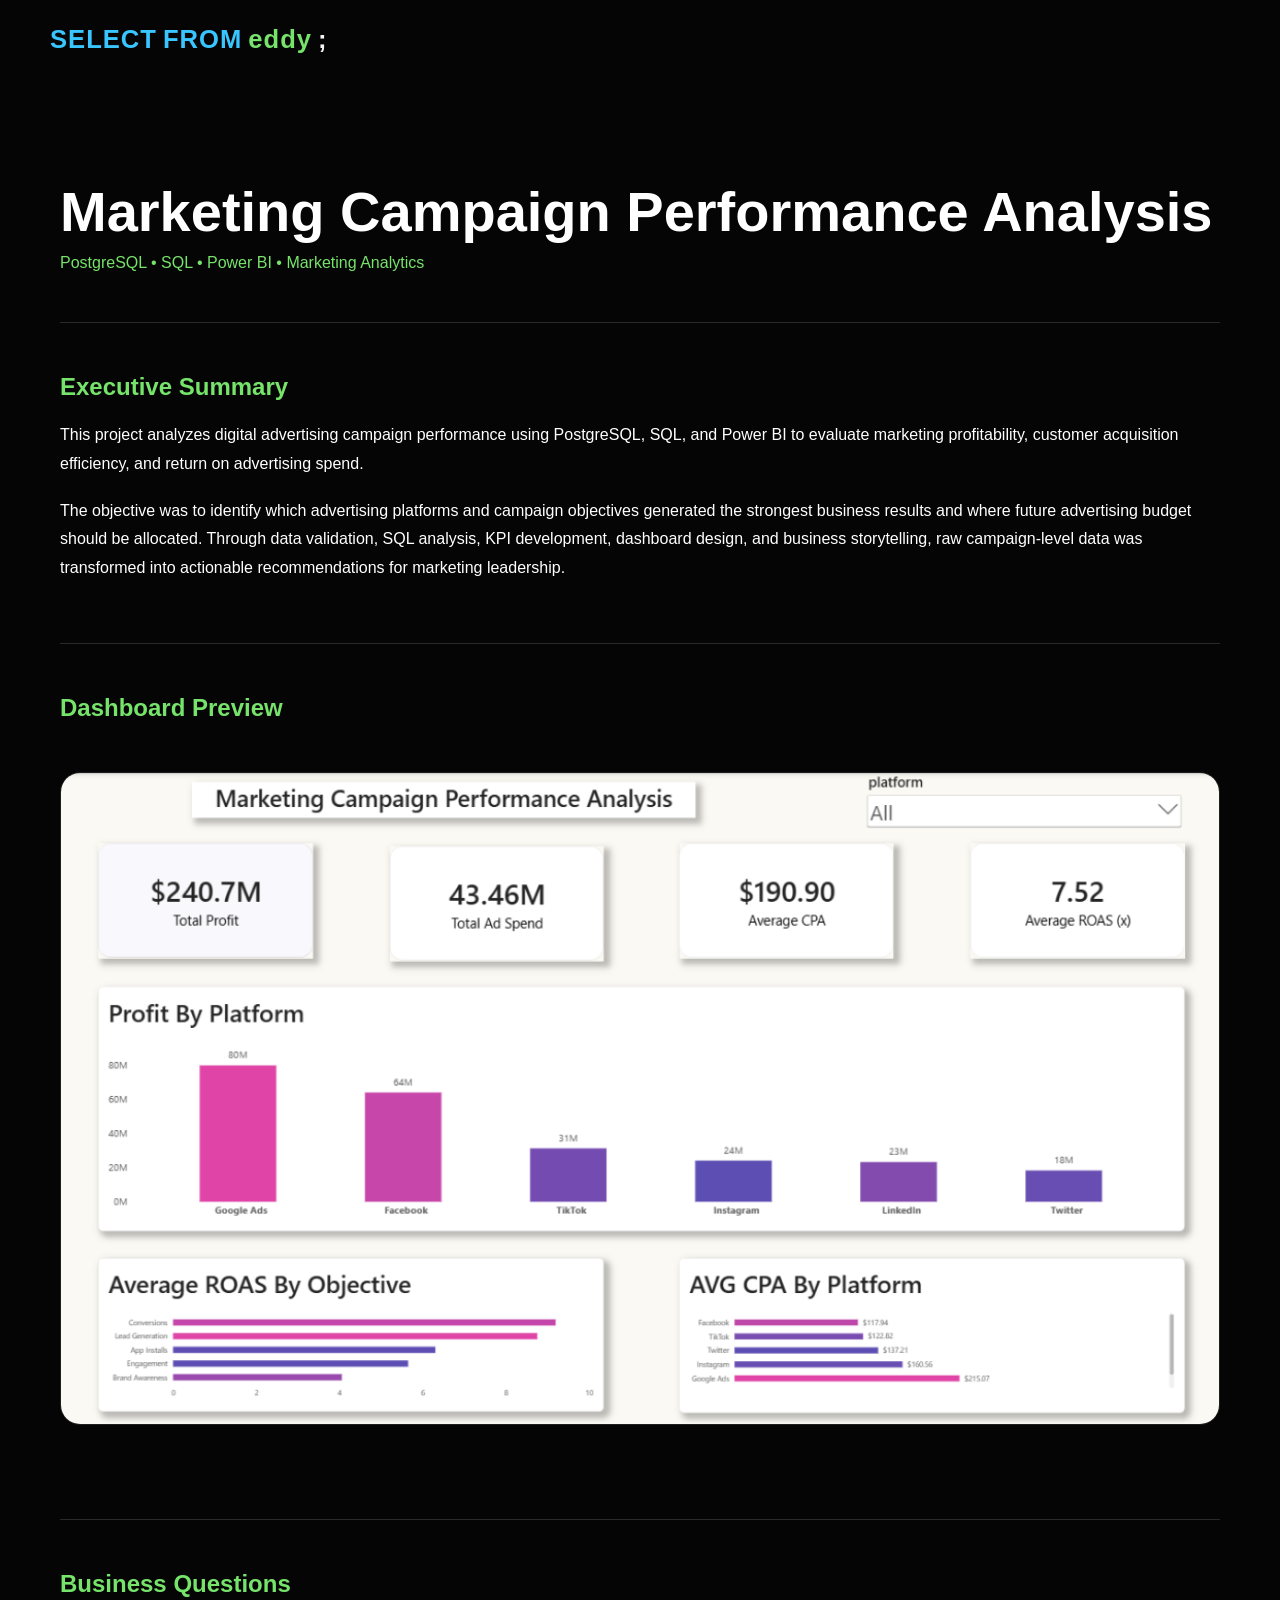
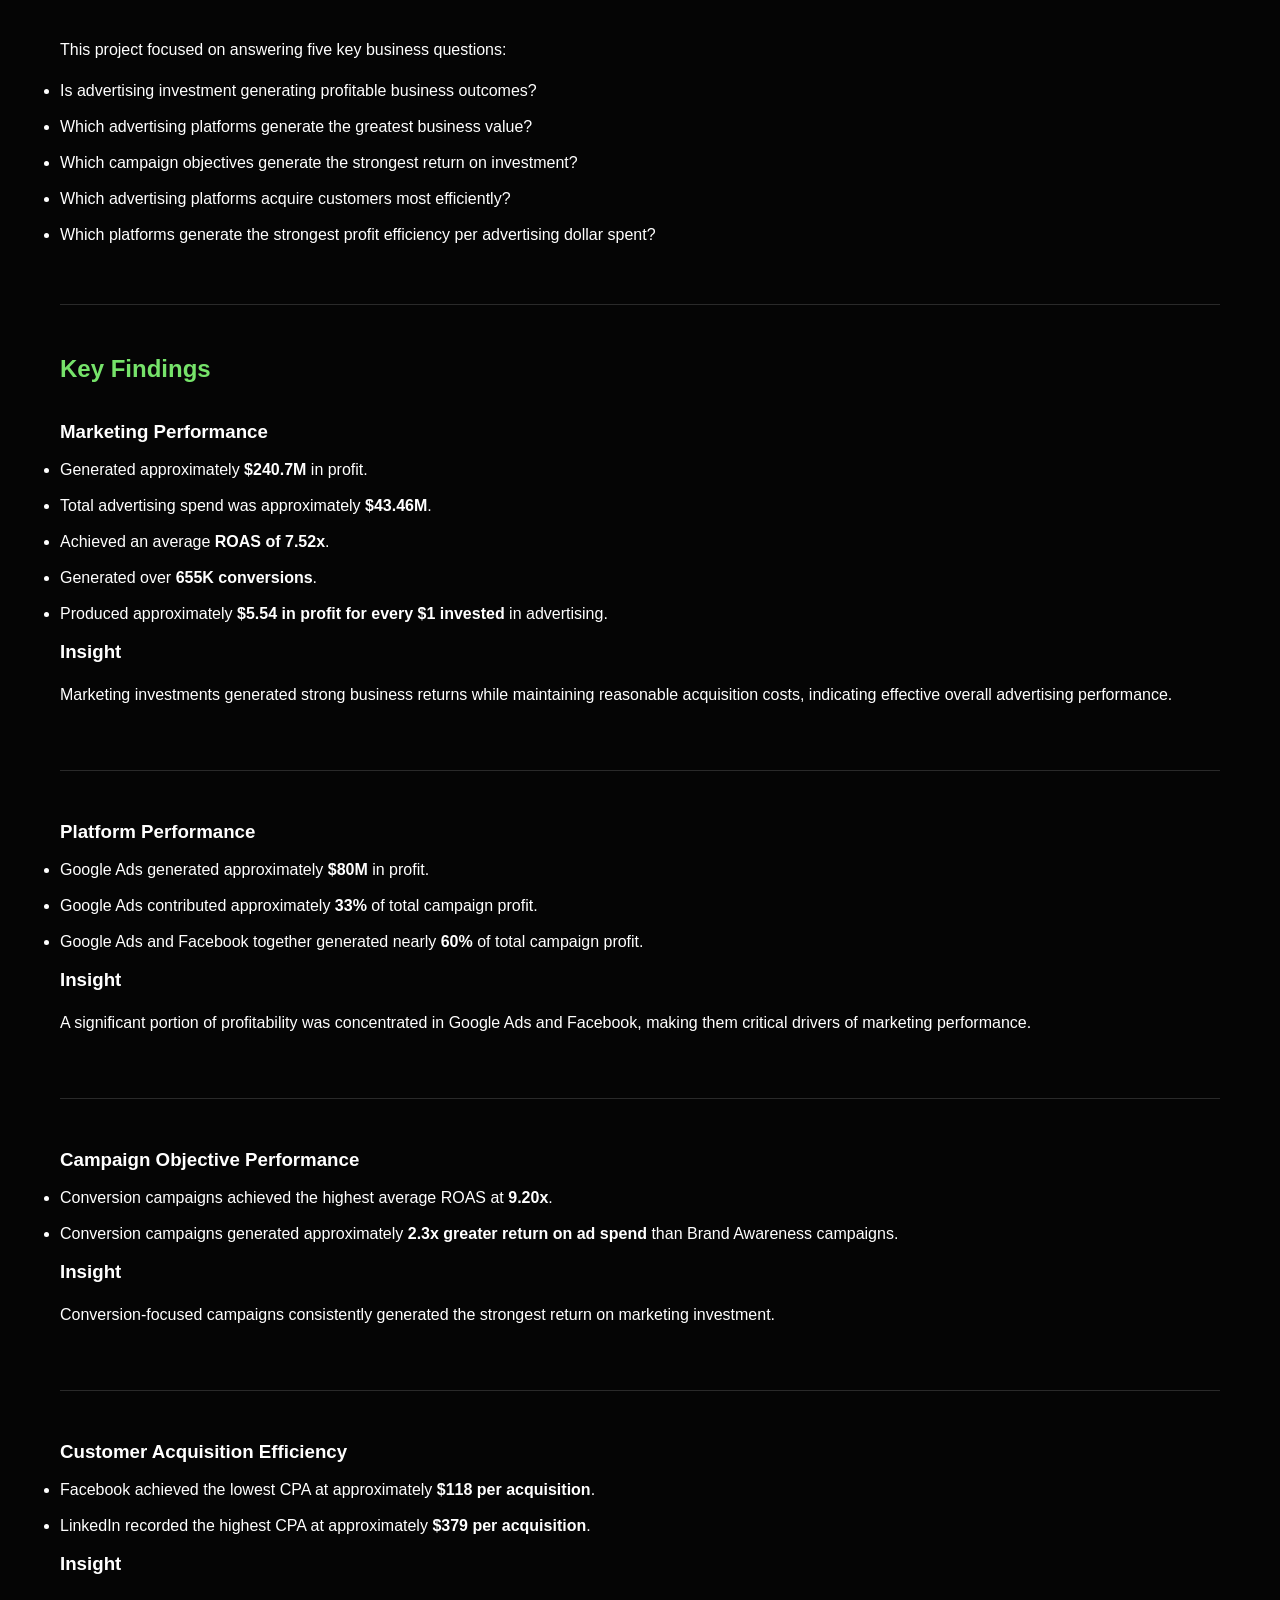
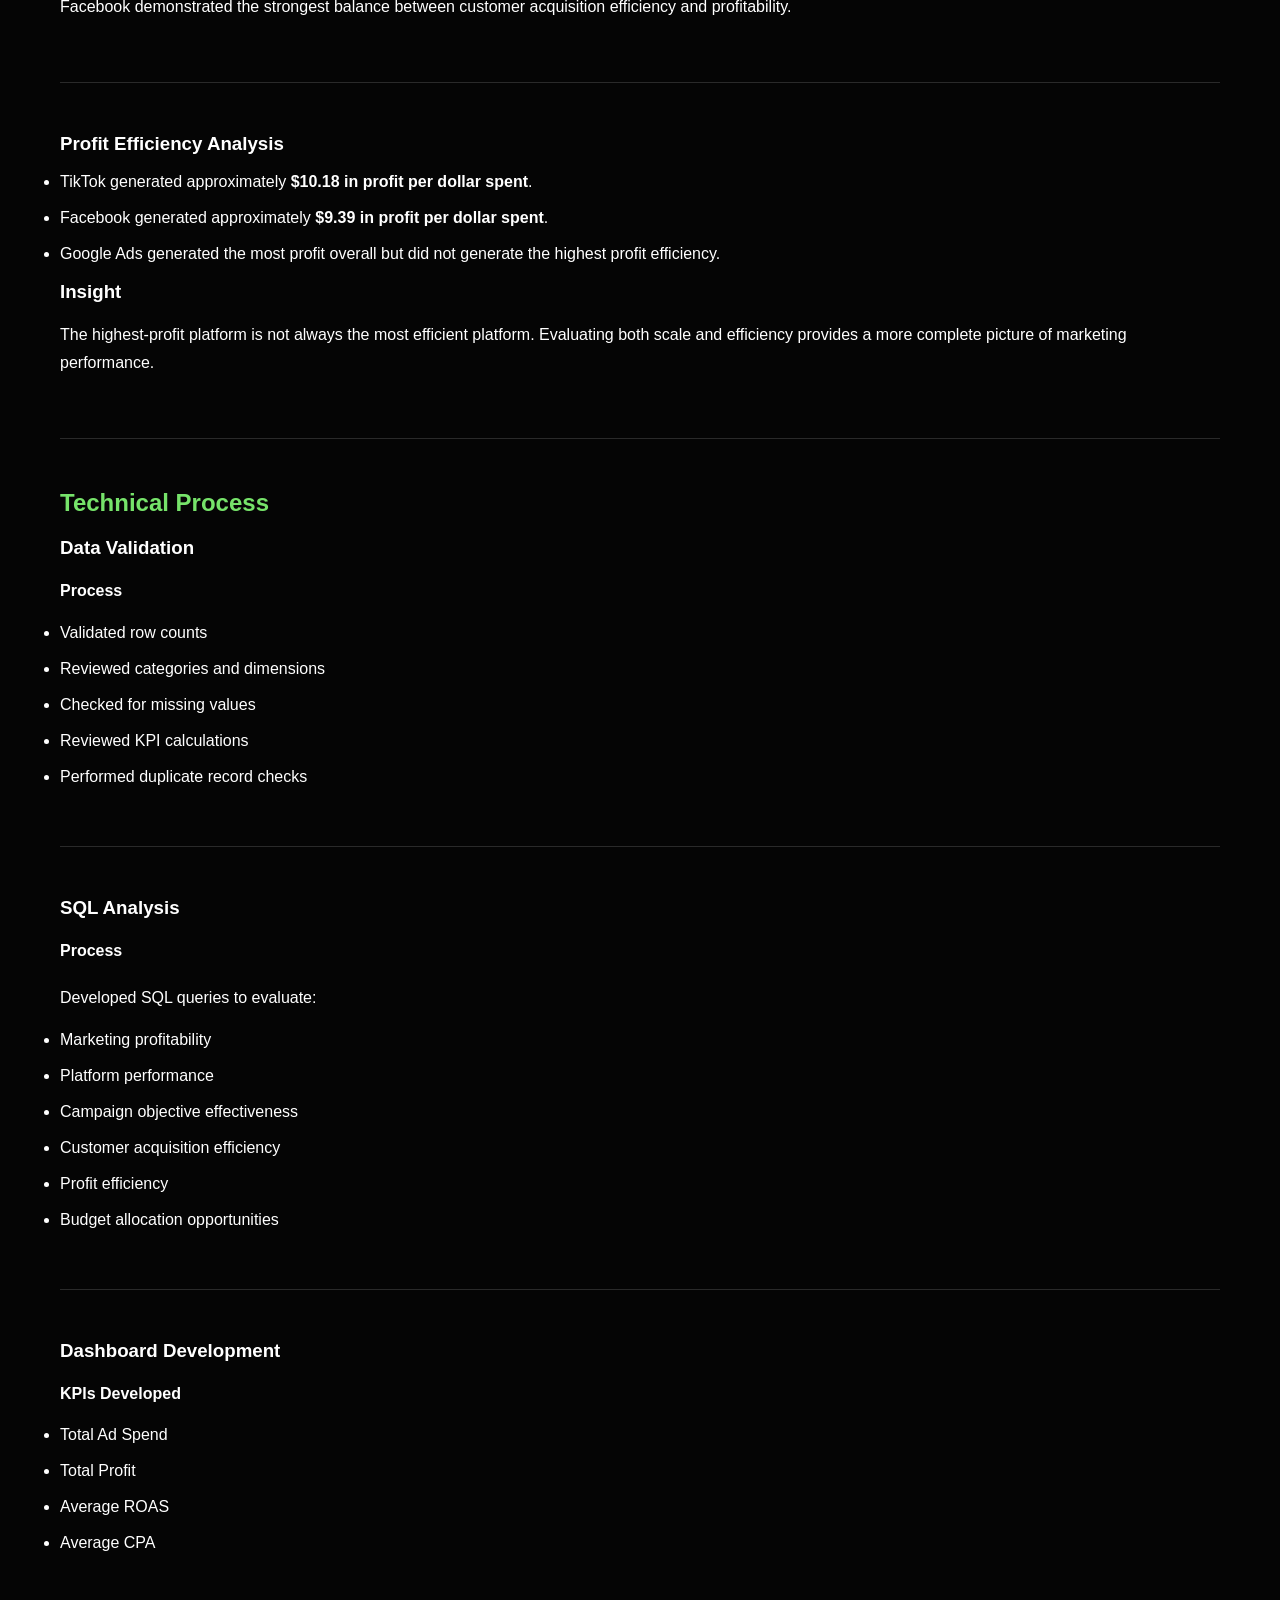
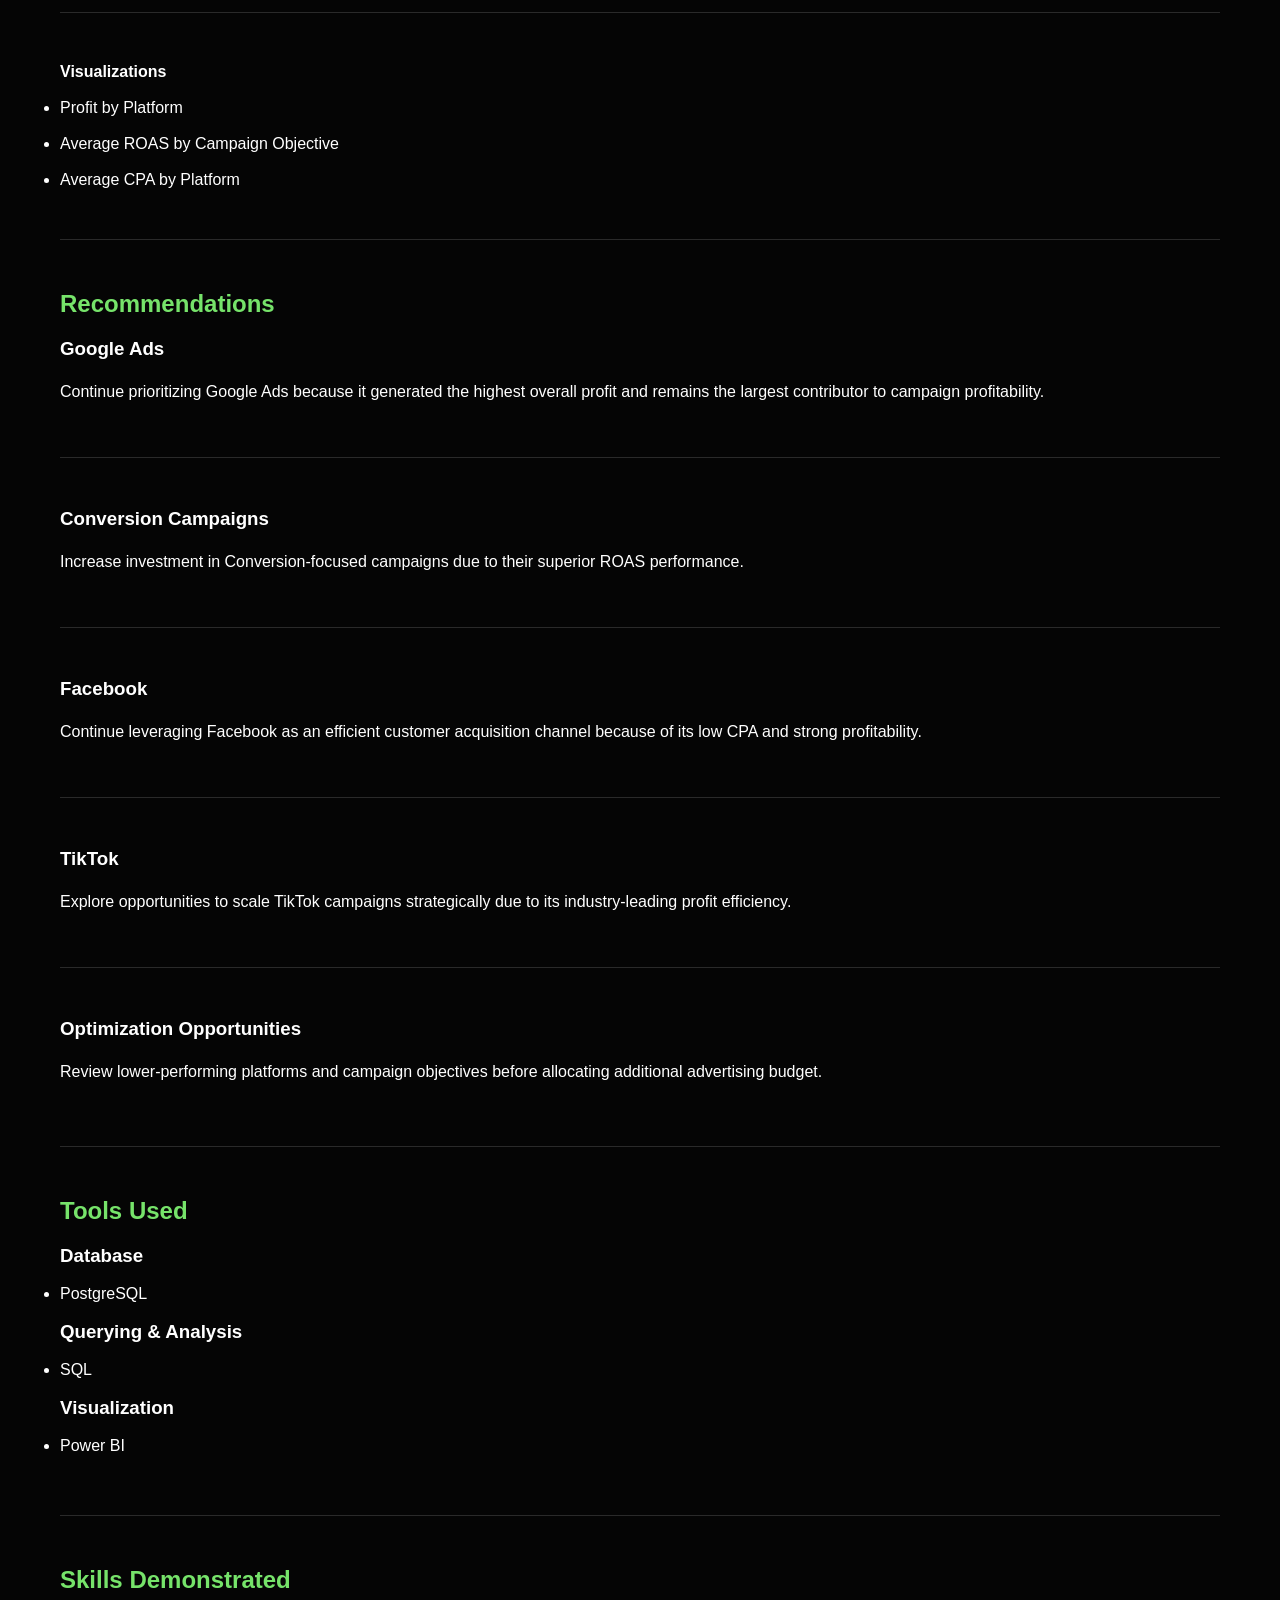
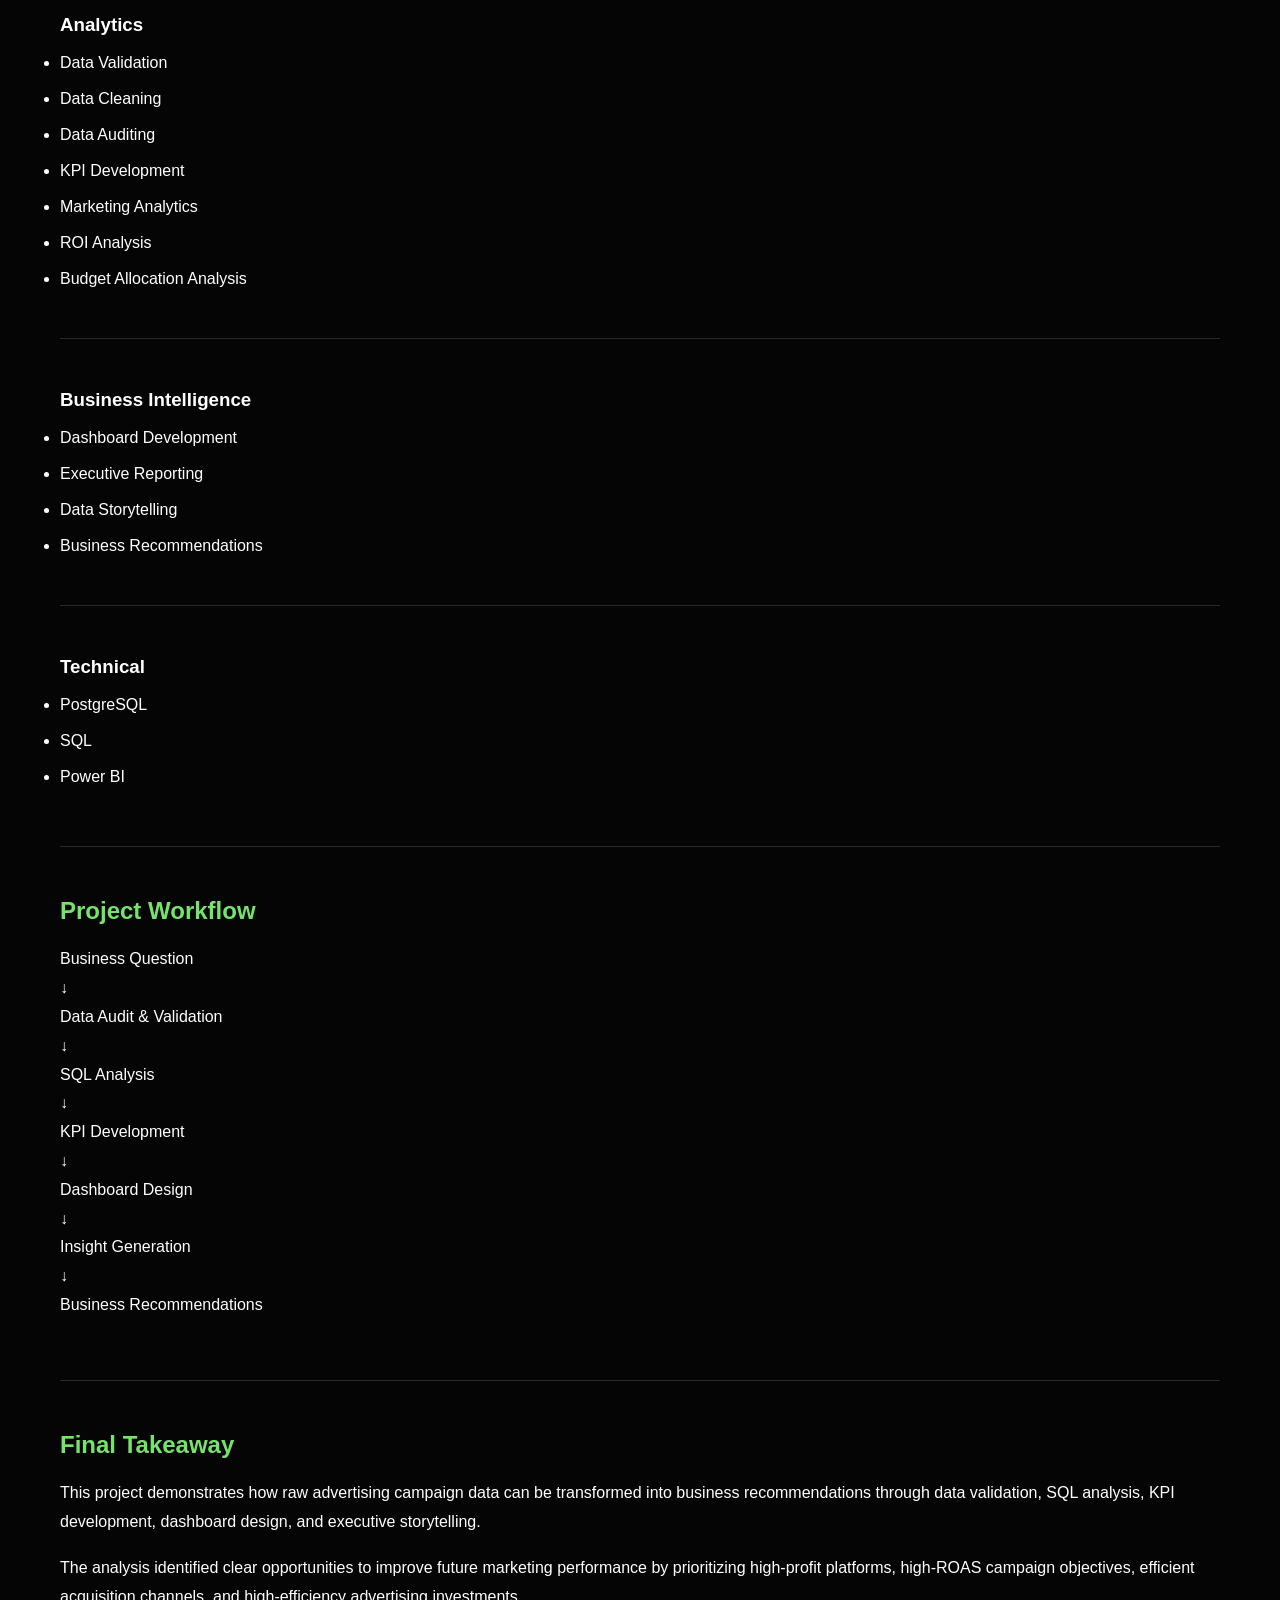
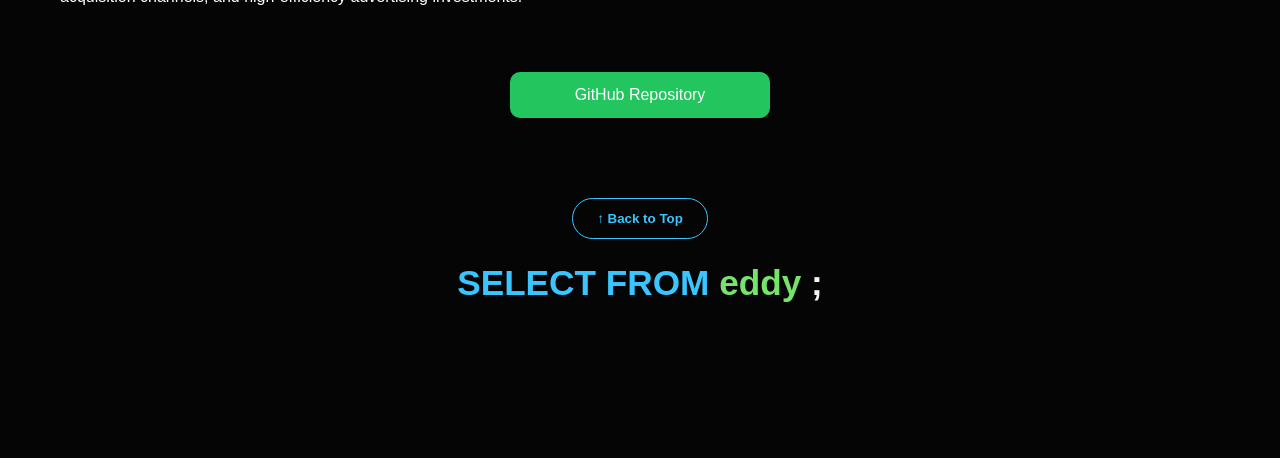
<file: marketing.html>
<!DOCTYPE html>
<html lang="en">
<head>
    <meta charset="UTF-8">
    <meta name="viewport" content="width=device-width, initial-scale=1.0">
    <title>Marketing Campaign Performance Analysis</title>
    <link rel="stylesheet" href="styles.css">
</head>
<body>

<nav class="navbar">
    <a href="index.html" class="logo">
        <span class="sql-blue">SELECT</span>
        <span class="sql-blue">FROM</span>
        <span class="sql-green">eddy</span>
        <span class="sql-white">;</span>
    </a>
</nav>

<section class="project-container">

    <div class="project-hero">
        <h1>Marketing Campaign Performance Analysis</h1>
        <p class="project-subtitle">PostgreSQL • SQL • Power BI • Marketing Analytics</p>
    </div>
    <hr>
    

    <section class="project-section">
        <h2>Executive Summary</h2>
        <p>This project analyzes digital advertising campaign performance using PostgreSQL, SQL, and Power BI to evaluate marketing profitability, customer acquisition efficiency, and return on advertising spend.</p>
        <br>
        <p>The objective was to identify which advertising platforms and campaign objectives generated the strongest business results and where future advertising budget should be allocated. Through data validation, SQL analysis, KPI development, dashboard design, and business storytelling, raw campaign-level data was transformed into actionable recommendations for marketing leadership.</p>
    </section>
    <hr>
        



    <section class="project-section">
        <h2>Dashboard Preview</h2>
       <img

src="assets/marketdashboard.png"

alt="Market Dashboard"

class="project-image

clickable-image"



onclick="openLightbox(this.src)">

    </section>
    <hr>

    <section class="project-section">
        <h2>Business Questions</h2>
        <br>
        <p>This project focused on answering five key business questions:</p>
        <br>
        <ul class="spaced-list">
            <li>Is advertising investment generating profitable business outcomes?</li>
            <br>
            <li>Which advertising platforms generate the greatest business value?</li>
            <br>
            <li>Which campaign objectives generate the strongest return on investment?</li>
            <br>
            <li>Which advertising platforms acquire customers most efficiently?</li>
            <br>
            <li>Which platforms generate the strongest profit efficiency per advertising dollar spent?</li>
        </ul>
    </section>
    <hr>
    

    <section class="project-section">
        <h2>Key Findings</h2>
        <br>

        <h3 class="project-subheading">Marketing Performance</h3>
        <br>
        <ul class="spaced-list">
            <li>Generated approximately <strong>$240.7M</strong> in profit.</li>
            <br>
            <li>Total advertising spend was approximately <strong>$43.46M</strong>.</li>
            <br>
            <li>Achieved an average <strong>ROAS of 7.52x</strong>.</li>
            <br>
            <li>Generated over <strong>655K conversions</strong>.</li>
            <br>
            <li>Produced approximately <strong>$5.54 in profit for every $1 invested</strong> in advertising.</li>
        </ul>
        
        <br>
     
        

        <h3 class="project-subheading">Insight</h3>
        <br>
        <p>Marketing investments generated strong business returns while maintaining reasonable acquisition costs, indicating effective overall advertising performance.</p>
    </section>
    <hr>
        

    <section class="project-section">
        <h3 class="project-subheading">Platform Performance</h3>
        <br>
        <ul class="spaced-list">
            <li>Google Ads generated approximately <strong>$80M</strong> in profit.</li>
            <br>
            <li>Google Ads contributed approximately <strong>33%</strong> of total campaign profit.</li>
            <br>
            <li>Google Ads and Facebook together generated nearly <strong>60%</strong> of total campaign profit.</li>
        </ul>
        <br>

        <h3 class="project-subheading">Insight</h3>
        <br>
        <p>A significant portion of profitability was concentrated in Google Ads and Facebook, making them critical drivers of marketing performance.</p>
</section>
    <hr>

    <section class="project-section">
        <h3 class="project-subheading">Campaign Objective Performance</h3>
        <br>
        <ul class="spaced-list">
            <li>Conversion campaigns achieved the highest average ROAS at <strong>9.20x</strong>.</li>
            <br>
            <li>Conversion campaigns generated approximately <strong>2.3x greater return on ad spend</strong> than Brand Awareness campaigns.</li>
        </ul>
        <br>

        <h3 class="project-subheading">Insight</h3>
        <br>
        <p>Conversion-focused campaigns consistently generated the strongest return on marketing investment.</p>
    </section>
    <hr>

    <section class="project-section">
        <h3 class="project-subheading">Customer Acquisition Efficiency</h3>
        <br>
        <ul class="spaced-list">
            <li>Facebook achieved the lowest CPA at approximately <strong>$118 per acquisition</strong>.</li>
            <br>
            <li>LinkedIn recorded the highest CPA at approximately <strong>$379 per acquisition</strong>.</li>
        </ul>
        <br>

        <h3 class="project-subheading">Insight</h3>
        <br>
        <p>Facebook demonstrated the strongest balance between customer acquisition efficiency and profitability.</p>
    </section>
    <hr>

    <section class="project-section">
        <h3 class="project-subheading">Profit Efficiency Analysis</h3>
        <br>
        <ul class="spaced-list">
            <li>TikTok generated approximately <strong>$10.18 in profit per dollar spent</strong>.</li>
            <br>
            <li>Facebook generated approximately <strong>$9.39 in profit per dollar spent</strong>.</li>
            <br>
            <li>Google Ads generated the most profit overall but did not generate the highest profit efficiency.</li>
        </ul>
        <br>

        <h3 class="project-subheading">Insight</h3>
        <br>
        <p>The highest-profit platform is not always the most efficient platform. Evaluating both scale and efficiency provides a more complete picture of marketing performance.</p>
    </section>
    <hr>
    

    <section class="project-section">
        <h2>Technical Process</h2>

        <h3 class="project-subheading">Data Validation</h3>
        <br>
        <p><strong>Process</strong></p>
        <br>
        <ul class="spaced-list">
            <li>Validated row counts</li>
            <br>
            <li>Reviewed categories and dimensions</li>
            <br>
            <li>Checked for missing values</li>
            <br>
            <li>Reviewed KPI calculations</li>
            <br>
            <li>Performed duplicate record checks</li>
        </ul>
    </section>
    <hr>

    <section class="project-section">
        <h3 class="project-subheading">SQL Analysis</h3>
        <br>
        <p><strong>Process</strong></p>
        <br>
        <p>Developed SQL queries to evaluate:</p>
        <br>
        <ul class="spaced-list">
            <li>Marketing profitability</li>
            <br>
            <li>Platform performance</li>
            <br>
            <li>Campaign objective effectiveness</li>
            <br>
            <li>Customer acquisition efficiency</li>
            <br>
            <li>Profit efficiency</li>
            <br>
            <li>Budget allocation opportunities</li>
        </ul>
        </section>
    <hr>

    <section class="project-section">
        <h3 class="project-subheading">Dashboard Development</h3>
<br>
        <p><strong>KPIs Developed</strong></p>
        <br>
        <ul class="spaced-list">
            <li>Total Ad Spend</li>
            <br>
            <li>Total Profit</li>
            <br>
            <li>Average ROAS</li>
            <br>
            <li>Average CPA</li>
        </ul>
        </section>
        
        <hr>

        <p><strong>Visualizations</strong></p>
        <br>
        <ul class="spaced-list">
            <li>Profit by Platform</li>
            <br>
            <li>Average ROAS by Campaign Objective</li>
            <br>
            <li>Average CPA by Platform</li>
        </ul>
    <hr>

    <section class="project-section">
        <h2>Recommendations</h2>

        <h3 class="project-subheading">Google Ads</h3>
        <br>
        <p>Continue prioritizing Google Ads because it generated the highest overall profit and remains the largest contributor to campaign profitability.</p>
<hr>
        <h3 class="project-subheading">Conversion Campaigns</h3>
        <br>
        <p>Increase investment in Conversion-focused campaigns due to their superior ROAS performance.</p>
<hr>
        <h3 class="project-subheading">Facebook</h3>
        <br>
        <p>Continue leveraging Facebook as an efficient customer acquisition channel because of its low CPA and strong profitability.</p>
<hr>
        <h3 class="project-subheading">TikTok</h3>
        <br>
        <p>Explore opportunities to scale TikTok campaigns strategically due to its industry-leading profit efficiency.</p>
<hr>
        <h3 class="project-subheading">Optimization Opportunities</h3>
        <br>
        <p>Review lower-performing platforms and campaign objectives before allocating additional advertising budget.</p>
    </section>
    <hr>

    <section class="project-section">
        <h2>Tools Used</h2>

        <h3 class="project-subheading">Database</h3>
        <br>
        <ul class="spaced-list">
            <li>PostgreSQL</li>
        </ul>
        <br>

        <h3 class="project-subheading">Querying &amp; Analysis</h3>
        <br>
        <ul class="spaced-list">
            <li>SQL</li>
        </ul>
        <br>

        <h3 class="project-subheading">Visualization</h3>
        <br>
        <ul class="spaced-list">
            <li>Power BI</li>
        </ul>
    </section>
    <hr>

    <section class="project-section">
        <h2>Skills Demonstrated</h2>

        <h3 class="project-subheading">Analytics</h3>
        <br>
        <ul class="spaced-list">
            <li>Data Validation</li>
            <br>
            <li>Data Cleaning</li>
            <br>
            <li>Data Auditing</li>
            <br>
            <li>KPI Development</li>
            <br>
            <li>Marketing Analytics</li>
            <br>
            <li>ROI Analysis</li>
            <br>
            <li>Budget Allocation Analysis</li>
        </ul>
        <hr>

        <h3 class="project-subheading">Business Intelligence</h3>
        <br>
        <ul class="spaced-list">
            <li>Dashboard Development</li>
            <br>
            <li>Executive Reporting</li>
            <br>
            <li>Data Storytelling</li>
            <br>
            <li>Business Recommendations</li>
        </ul>
        <hr>

        <h3 class="project-subheading">Technical</h3>
        <br>
        <ul class="spaced-list">
            <li>PostgreSQL</li>
            <br>
            <li>SQL</li>
            <br>
            <li>Power BI</li>
        </ul>
    </section>
    <hr>

    <section class="project-section">
        <h2>Project Workflow</h2>

        <div class="workflow">
            <p>Business Question</p>
            <p class="workflow-arrow">↓</p>
            <p>Data Audit &amp; Validation</p>
            <p class="workflow-arrow">↓</p>
            <p>SQL Analysis</p>
            <p class="workflow-arrow">↓</p>
            <p>KPI Development</p>
            <p class="workflow-arrow">↓</p>
            <p>Dashboard Design</p>
            <p class="workflow-arrow">↓</p>
            <p>Insight Generation</p>
            <p class="workflow-arrow">↓</p>
            <p>Business Recommendations</p>
        </div>
    </section>
<hr>
    <section class="project-section">
        <h2>Final Takeaway</h2>
        <p>This project demonstrates how raw advertising campaign data can be transformed into business recommendations through data validation, SQL analysis, KPI development, dashboard design, and executive storytelling.</p>
        <br>
        <p>The analysis identified clear opportunities to improve future marketing performance by prioritizing high-profit platforms, high-ROAS campaign objectives, efficient acquisition channels, and high-efficiency advertising investments.</p>
    </section>

    <section class="project-section">



    <div class="project-links">

        <a href="https://github.com/SelectFromEddy/Marketing-Campaign-Performance-Analysis"
           target="_blank"
           class="primary-btn">

            GitHub Repository

        </a>

</section>
<div id="lightbox" class="lightbox" onclick="closeLightbox()">

    <img id="lightbox-image">

</div>

<script>

function openLightbox(src) {

    document.getElementById("lightbox").style.display = "flex";

    document.getElementById("lightbox-image").src = src;
}

function closeLightbox() {

    document.getElementById("lightbox").style.display = "none";
}

</script>

</body>
    <section class="project-footer">

    <button
        onclick="window.scrollTo({ top: 0, behavior: 'smooth' });"
        class="back-to-top-btn">

        ↑ Back to Top

    </button>

    <a href="index.html" class="footer-logo">

        <span class="sql-blue">SELECT</span>
        <span class="sql-blue">FROM</span>
        <span class="sql-green">eddy</span>
        <span class="sql-white">;</span>

    </a>

</section>
</html>
</file>
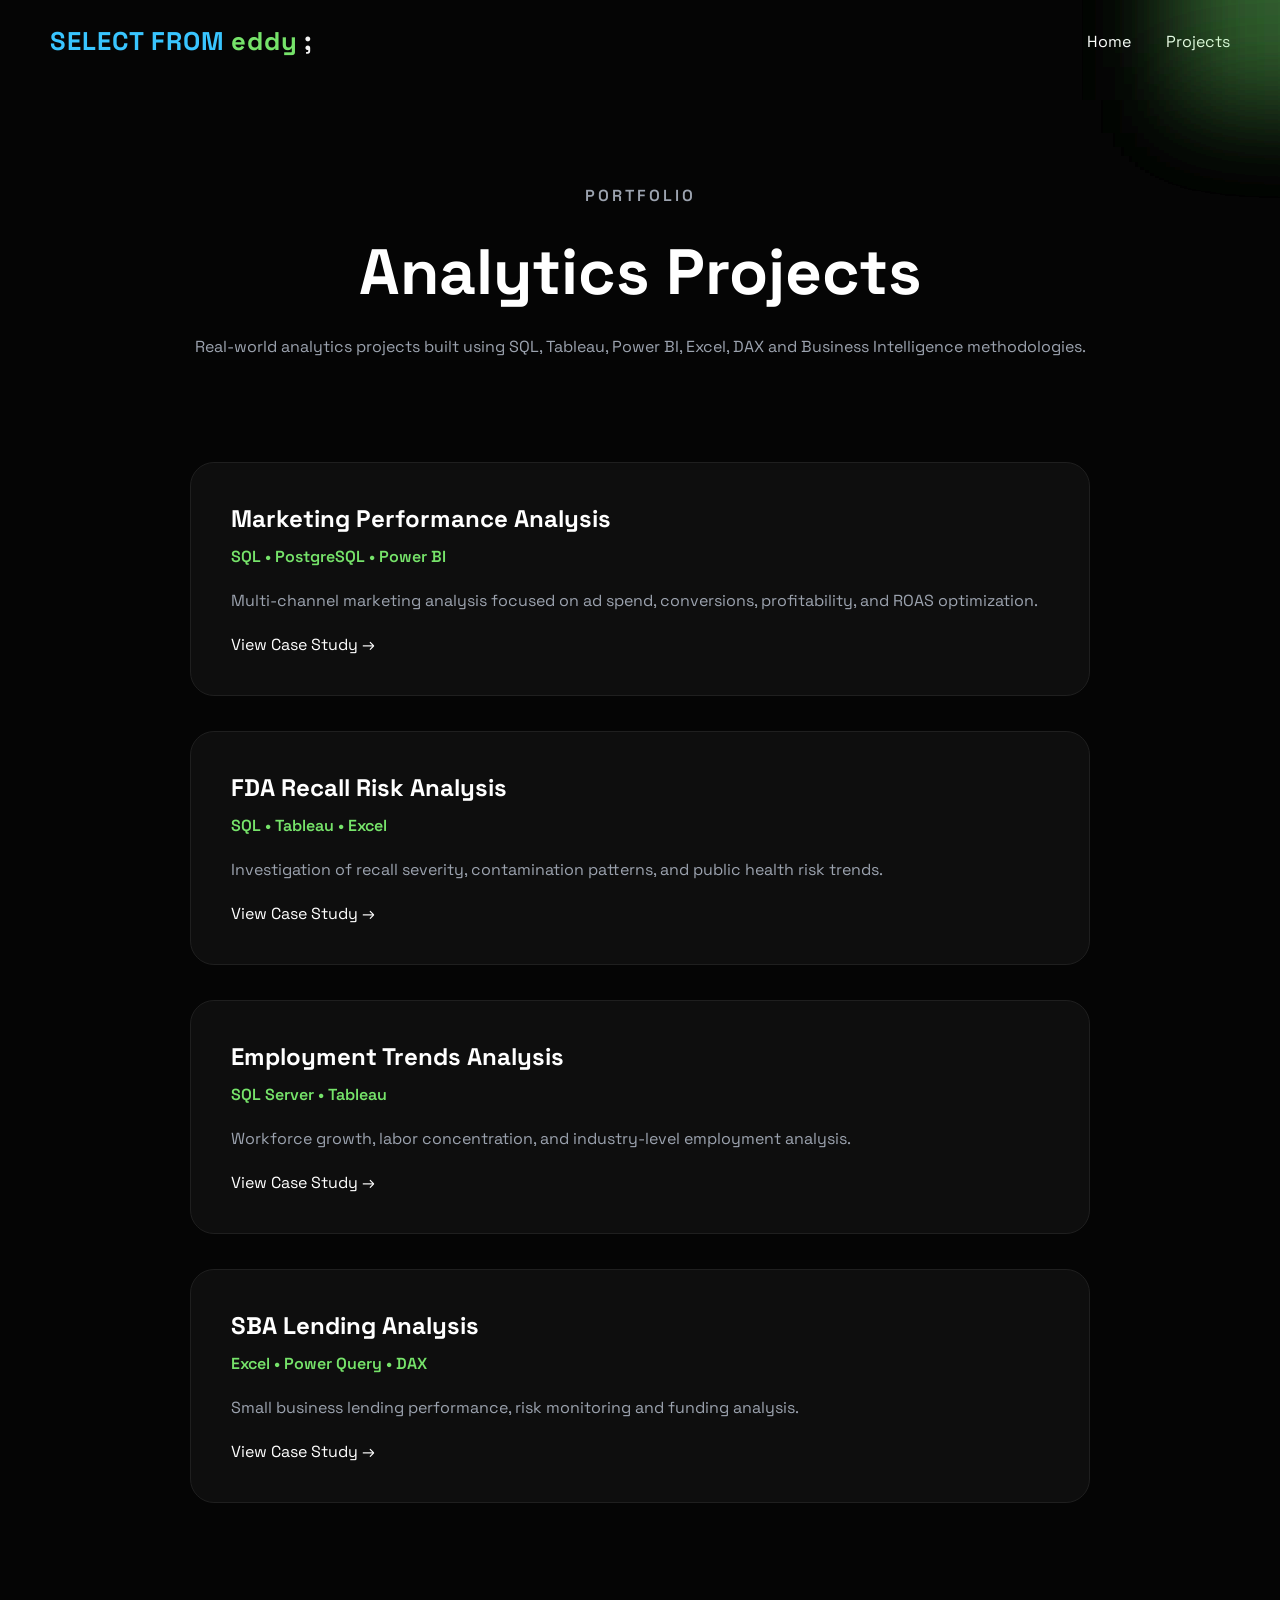
<file: Projects.html>
<!DOCTYPE html>
<html lang="en">

<head>
    <meta charset="UTF-8">
    <meta name="viewport" content="width=device-width, initial-scale=1.0">
    <title>Projects | SELECT FROM eddy;</title>

    <link rel="stylesheet" href="styles.css">

    <link rel="preconnect" href="https://fonts.googleapis.com">
    <link rel="preconnect" href="https://fonts.gstatic.com" crossorigin>

    <link href="https://fonts.googleapis.com/css2?family=Space+Grotesk:wght@400;500;700;800&display=swap" rel="stylesheet">
</head>

<body>

    <nav class="navbar">

        <a href="index.html" class="logo">
            <span class="sql-blue">SELECT</span>
            <span class="sql-blue">FROM</span>
            <span class="sql-green">eddy</span>
            <span class="sql-white">;</span>
        </a>

        <ul class="nav-links">
            <li><a href="index.html">Home</a></li>
            <li><a href="projects.html">Projects</a></li>
        </ul>

    </nav>

    <section class="projects-hero">

        <p class="hero-tag">
            PORTFOLIO
        </p>

        <h1>
            Analytics Projects
        </h1>

        <p>
            Real-world analytics projects built using SQL,
            Tableau, Power BI, Excel, DAX and Business Intelligence methodologies.
        </p>

    </section>

    <section class="projects-grid-page">

        <a href="projects/marketing.html" class="portfolio-card">

            <div class="card-glow"></div>

            <h2>Marketing Performance Analysis</h2>

            <span class="stack">
                SQL • PostgreSQL • Power BI
            </span>

            <p>
                Multi-channel marketing analysis focused on ad spend,
                conversions, profitability, and ROAS optimization.
            </p>

            <span class="view-project">
                View Case Study →
            </span>

        </a>

        <a href="projects/fda.html" class="portfolio-card">

            <div class="card-glow"></div>

            <h2>FDA Recall Risk Analysis</h2>

            <span class="stack">
                SQL • Tableau • Excel
            </span>

            <p>
                Investigation of recall severity, contamination patterns,
                and public health risk trends.
            </p>

            <span class="view-project">
                View Case Study →
            </span>

        </a>

        <a href="projects/employment.html" class="portfolio-card">

            <div class="card-glow"></div>

            <h2>Employment Trends Analysis</h2>

            <span class="stack">
                SQL Server • Tableau
            </span>

            <p>
                Workforce growth, labor concentration,
                and industry-level employment analysis.
            </p>

            <span class="view-project">
                View Case Study →
            </span>

        </a>

        <a href="projects/sba.html" class="portfolio-card">

            <div class="card-glow"></div>

            <h2>SBA Lending Analysis</h2>

            <span class="stack">
                Excel • Power Query • DAX
            </span>

            <p>
                Small business lending performance,
                risk monitoring and funding analysis.
            </p>

            <span class="view-project">
                View Case Study →
            </span>

        </a>

    </section>

</body>

</html>
</file>
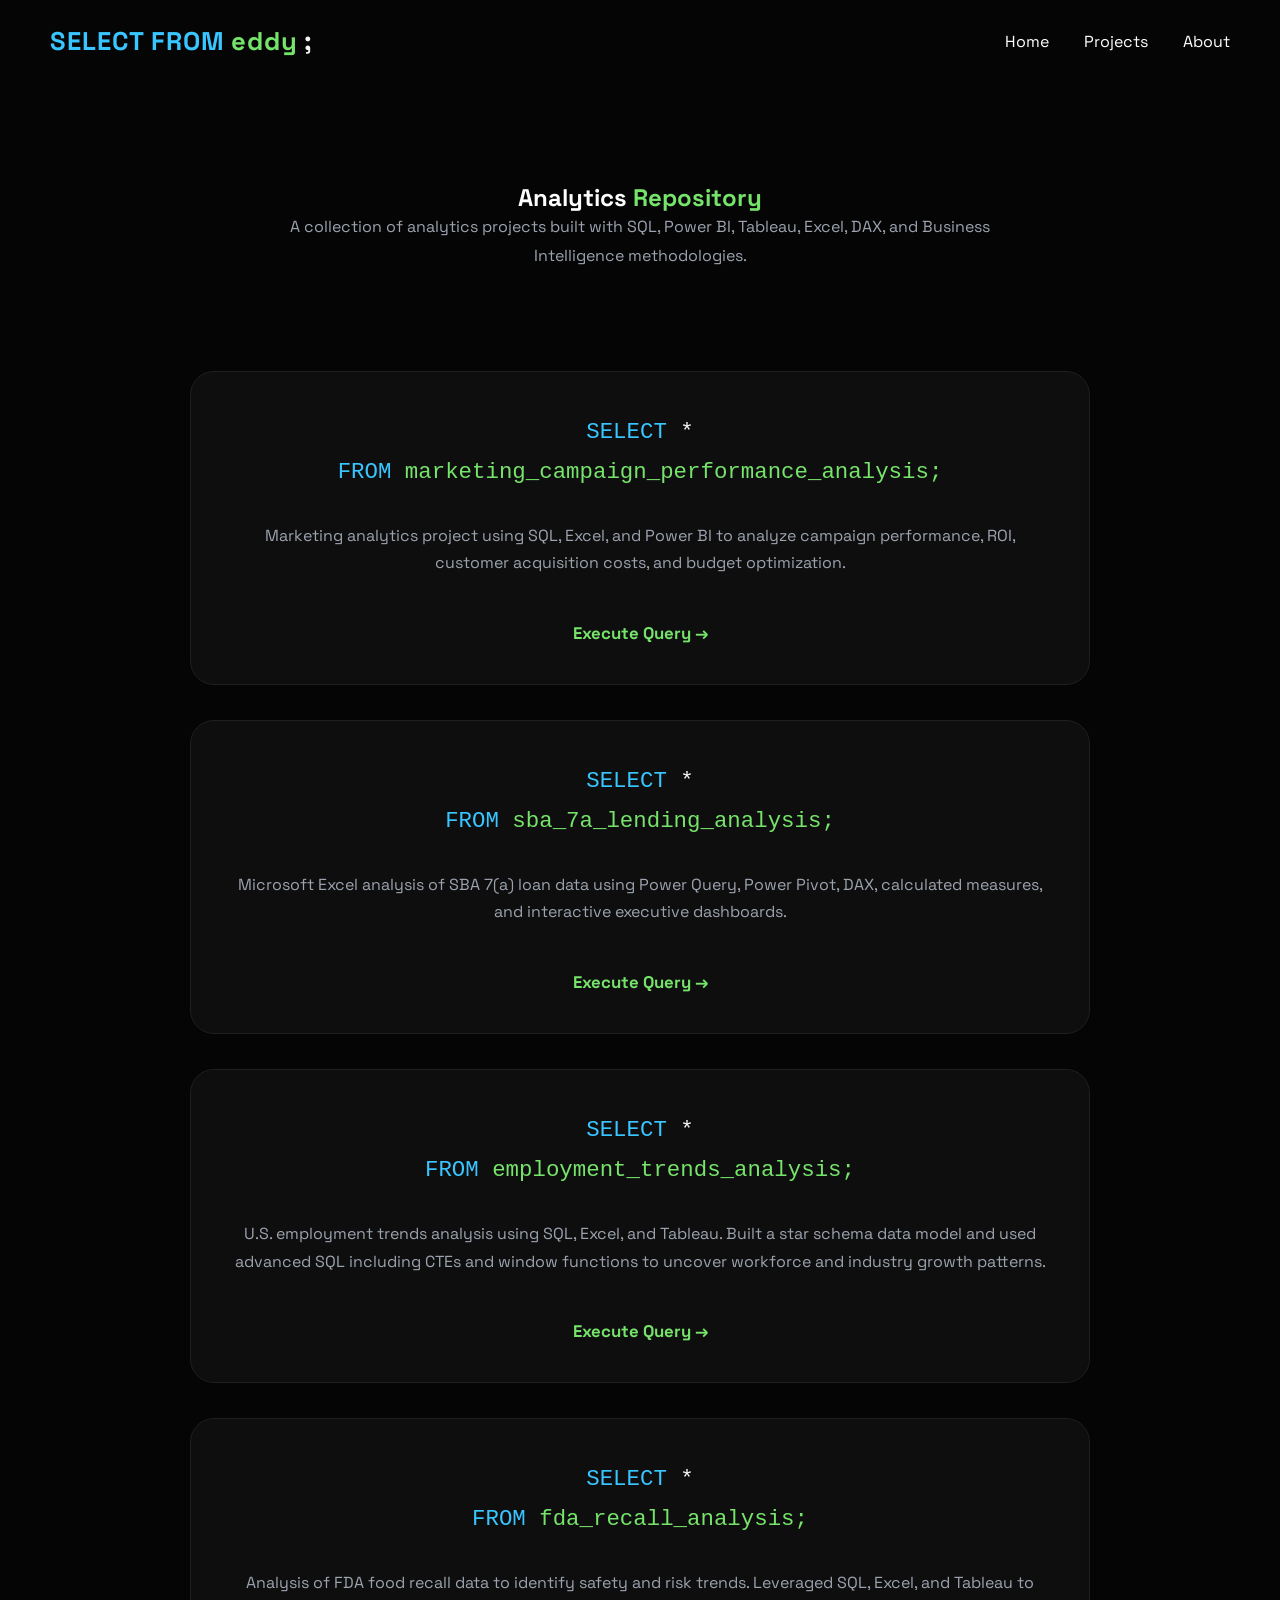
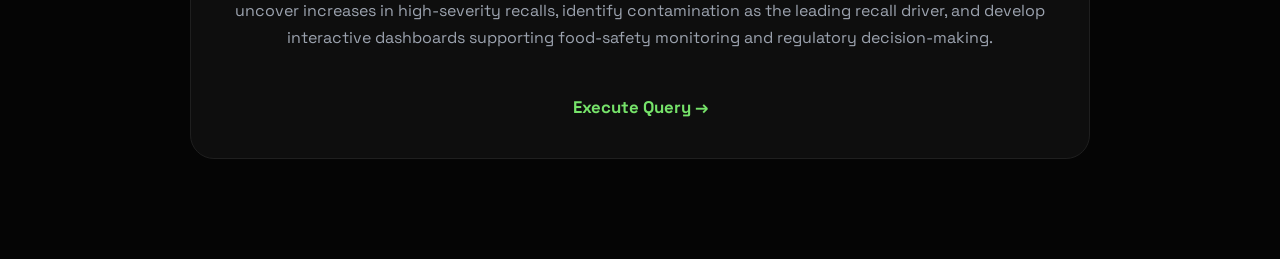
<file: projects.html>
<!DOCTYPE html>
<html lang="en">

<head>

    <meta charset="UTF-8">
    <meta name="viewport" content="width=device-width, initial-scale=1.0">

    <title>Projects | SELECT FROM eddy;</title>

    <link rel="stylesheet" href="styles.css">

    <link rel="preconnect" href="https://fonts.googleapis.com">
    <link rel="preconnect" href="https://fonts.gstatic.com" crossorigin>

    <link href="https://fonts.googleapis.com/css2?family=Space+Grotesk:wght@400;500;700;800&display=swap" rel="stylesheet">

</head>
<meta name="viewport" content="width=device-width, initial-scale=1.0">


<body>

    <nav class="navbar">

        <a href="index.html" class="logo">
            <span class="sql-blue">SELECT</span>
            <span class="sql-blue">FROM</span>
            <span class="sql-green">eddy</span>
            <span class="sql-white">;</span>
        </a>

        <ul class="nav-links">
            <li><a href="index.html">Home</a></li>
            <li><a href="projects.html">Projects</a></li>
            <li><a href="about.html">About</a></li>
        </ul>

    </nav>

<section class="sql-hero">

   <h1>
    Analytics
    <span class="sql-green">
        Repository
    </span>
</h1>

    <p class="hero-subtitle">

        A collection of analytics projects built with SQL,
        Power BI, Tableau, Excel, DAX, and Business Intelligence methodologies.

    </p>

</section>
    <section class="projects-grid-page">

        <!-- MARKETING -->
<a href="marketing.html"
   
   class="portfolio-card">
        

    <div class="sql-query">

        <span class="sql-blue">SELECT</span>

        <span class="sql-white">*</span>

        <br>

        <span class="sql-blue">FROM</span>

        <span class="sql-green">
            marketing_campaign_performance_analysis;
        </span>

    </div>

    <p class="project-description">

        Marketing analytics project using SQL,
        Excel, and Power BI to analyze campaign
        performance, ROI, customer acquisition costs,
        and budget optimization.

    </p>

    <span class="query-button">

        Execute Query →

    </span>

</a>
        
        <!-- SBA LOANS -->
        <a href="sba.html"
   
   class="portfolio-card">


    <div class="sql-query">

        <span class="sql-blue">SELECT</span>

        <span class="sql-white">*</span>

        <br>

        <span class="sql-blue">FROM</span>

        <span class="sql-green">
            sba_7a_lending_analysis;
        </span>

    </div>

    <p class="project-description">

        Microsoft Excel analysis of SBA 7(a) loan data using
        Power Query, Power Pivot, DAX, calculated measures,
        and interactive executive dashboards.

    </p>

    <span class="query-button">

        Execute Query →

    </span>

</a>
               <!-- Employment -->
        <a href="Employment.html"
   target="_blank"
   class="portfolio-card">

    <div class="sql-query">

        <span class="sql-blue">SELECT</span>

        <span class="sql-white">*</span>

        <br>

        <span class="sql-blue">FROM</span>

        <span class="sql-green">
            employment_trends_analysis;
        </span>

    </div>

    <p class="project-description">

        U.S. employment trends analysis using SQL, Excel,
        and Tableau. Built a star schema data model and used
        advanced SQL including CTEs and window functions to
        uncover workforce and industry growth patterns.

    </p>

    <span class="query-button">

        Execute Query →

    </span>

</a>

        <!-- FDA -->

       <a href="fda.html"
   class="portfolio-card">

    <div class="sql-query">

        <span class="sql-blue">SELECT</span>

        <span class="sql-white">*</span>

        <br>

        <span class="sql-blue">FROM</span>

        <span class="sql-green">
            fda_recall_analysis;
        </span>

    </div>

    <p class="project-description">

        Analysis of FDA food recall data to identify
        safety and risk trends. Leveraged SQL, Excel,
        and Tableau to uncover increases in high-severity
        recalls, identify contamination as the leading
        recall driver, and develop interactive dashboards
        supporting food-safety monitoring and regulatory
        decision-making.

    </p>

    <span class="query-button">

        Execute Query →

    </span>

</a>
</file>
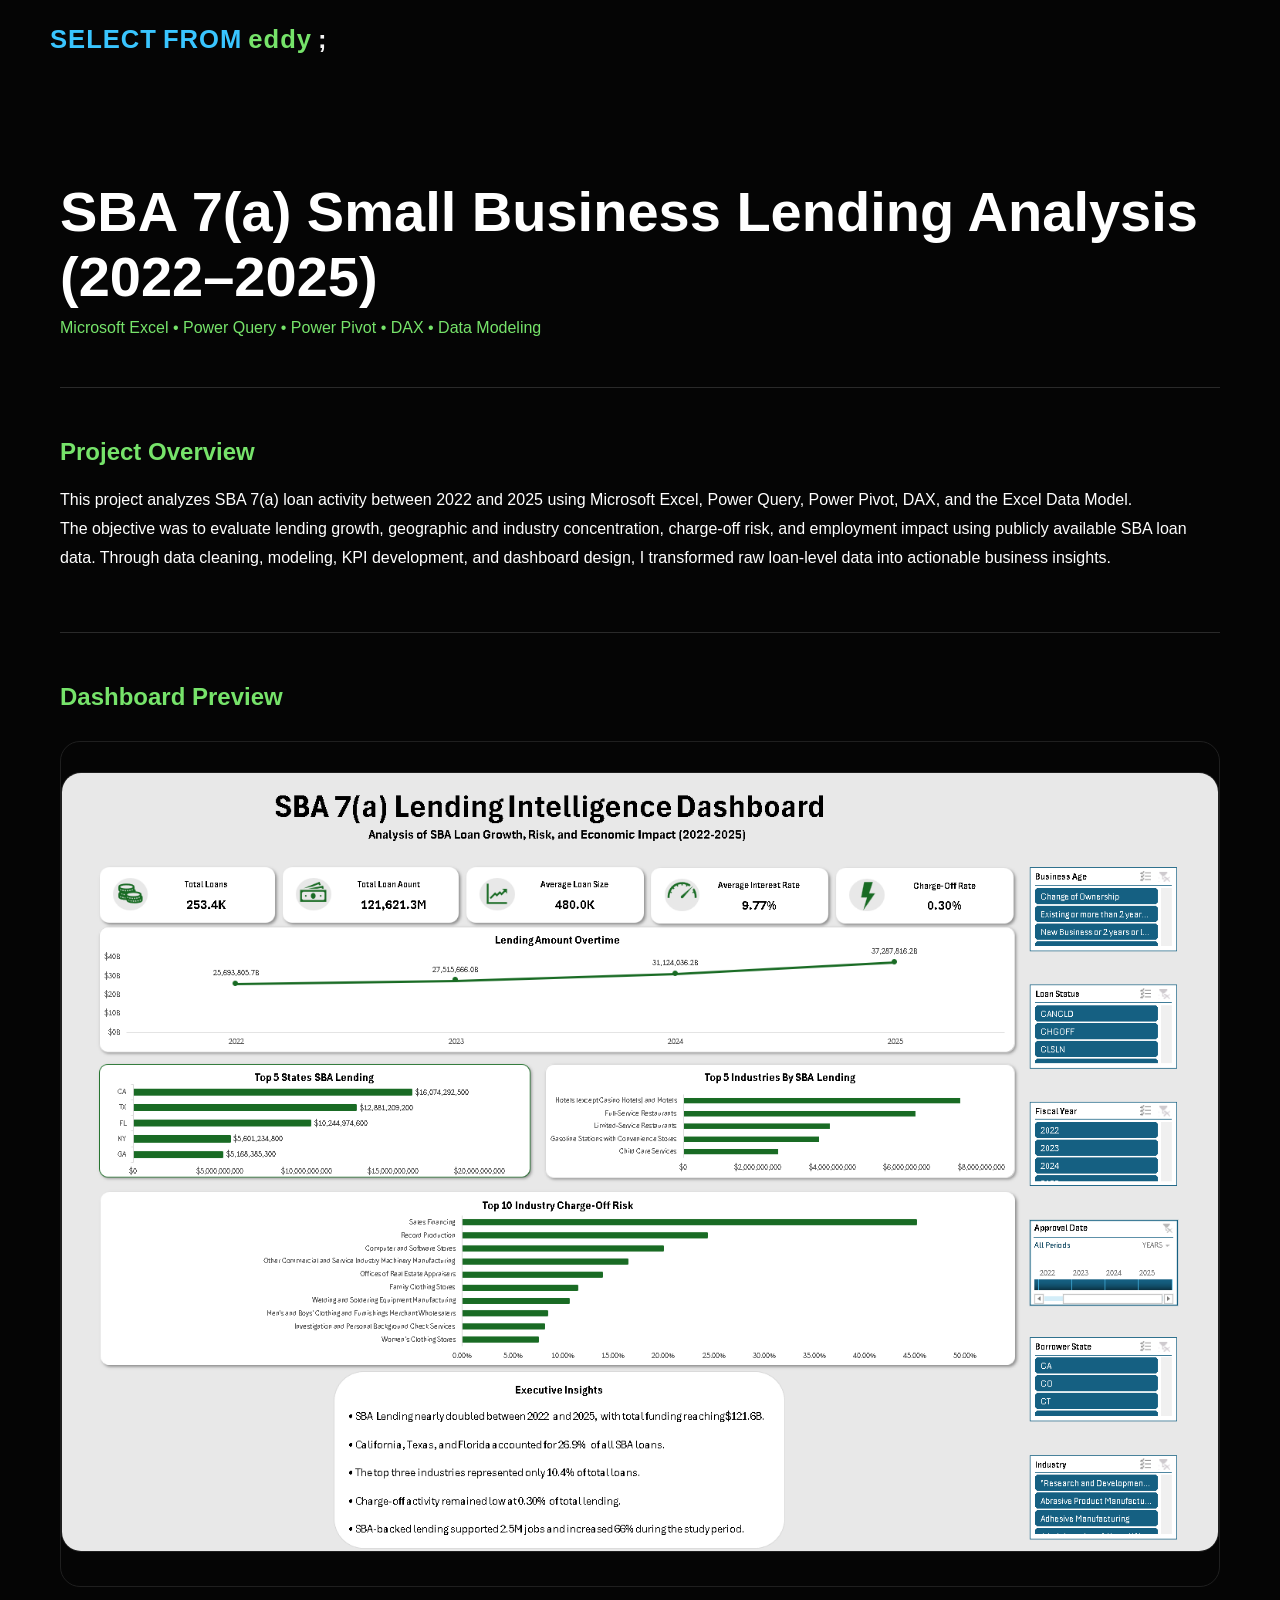
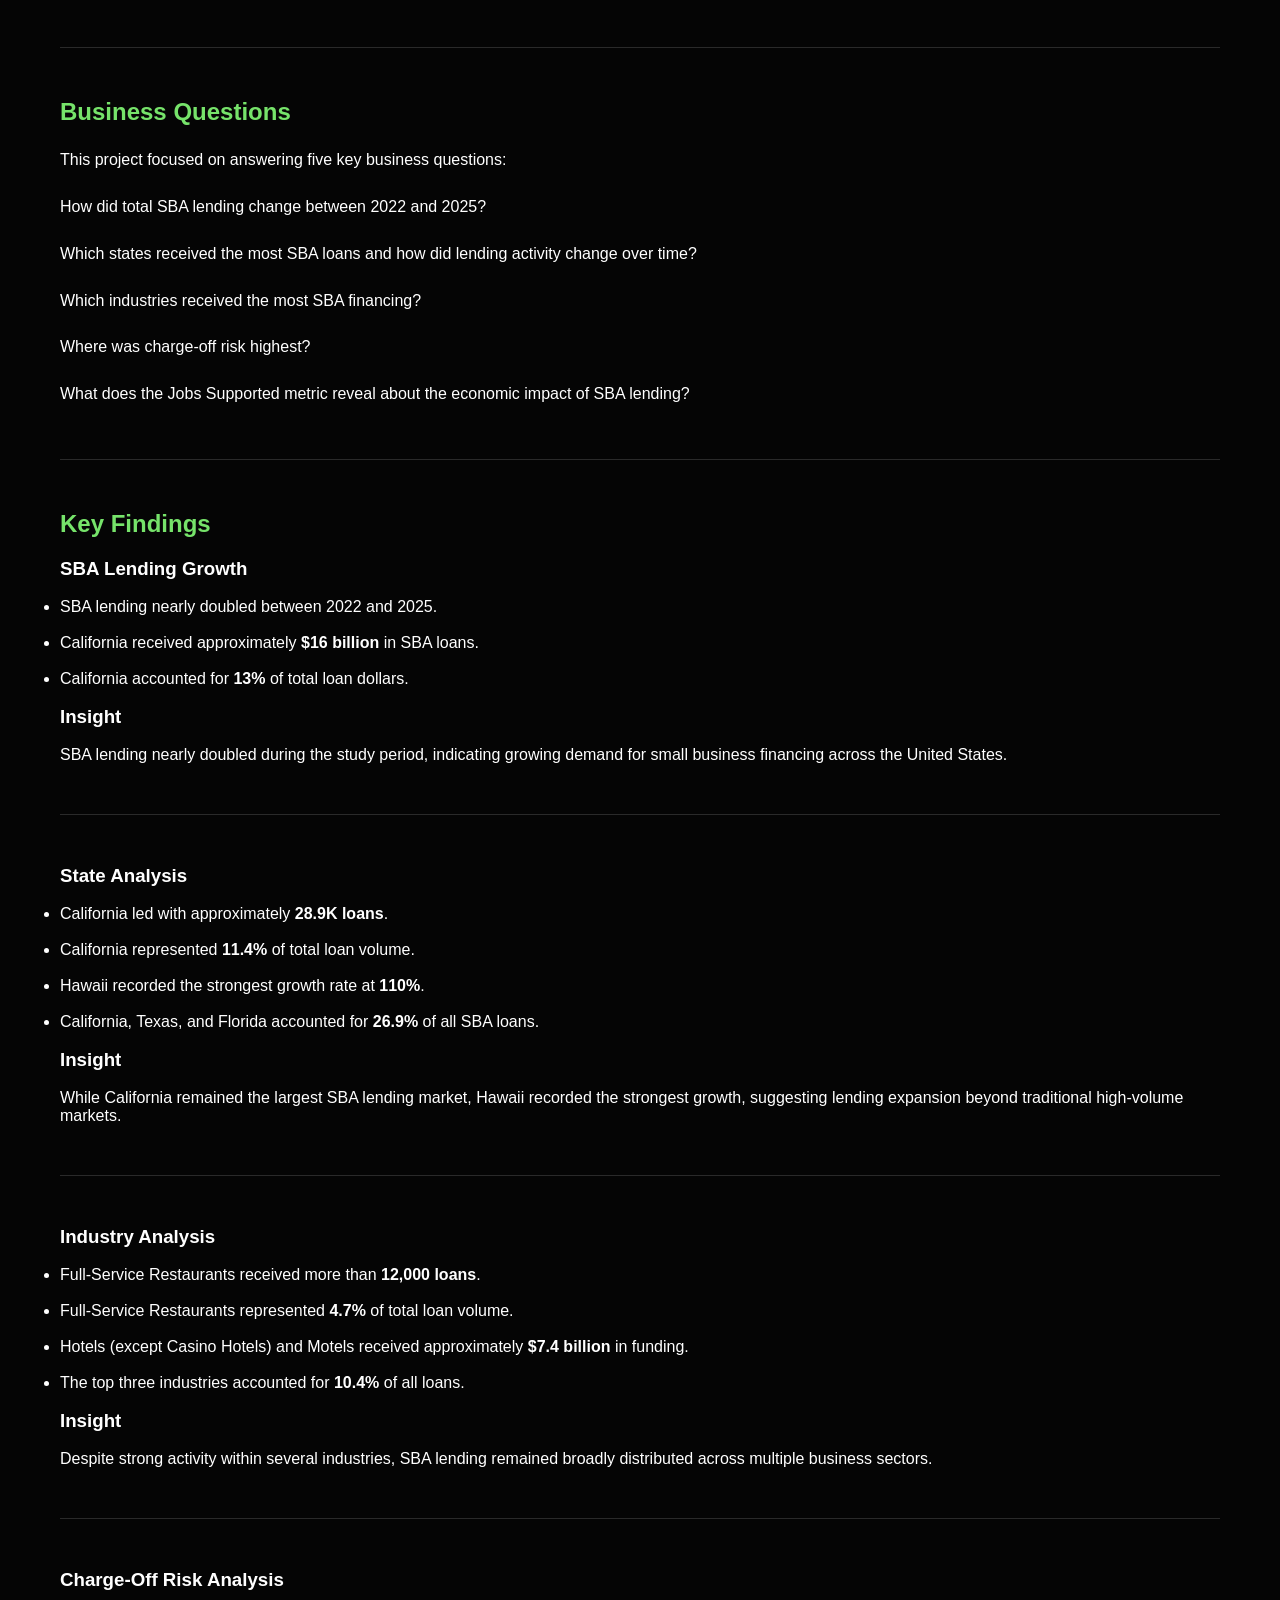
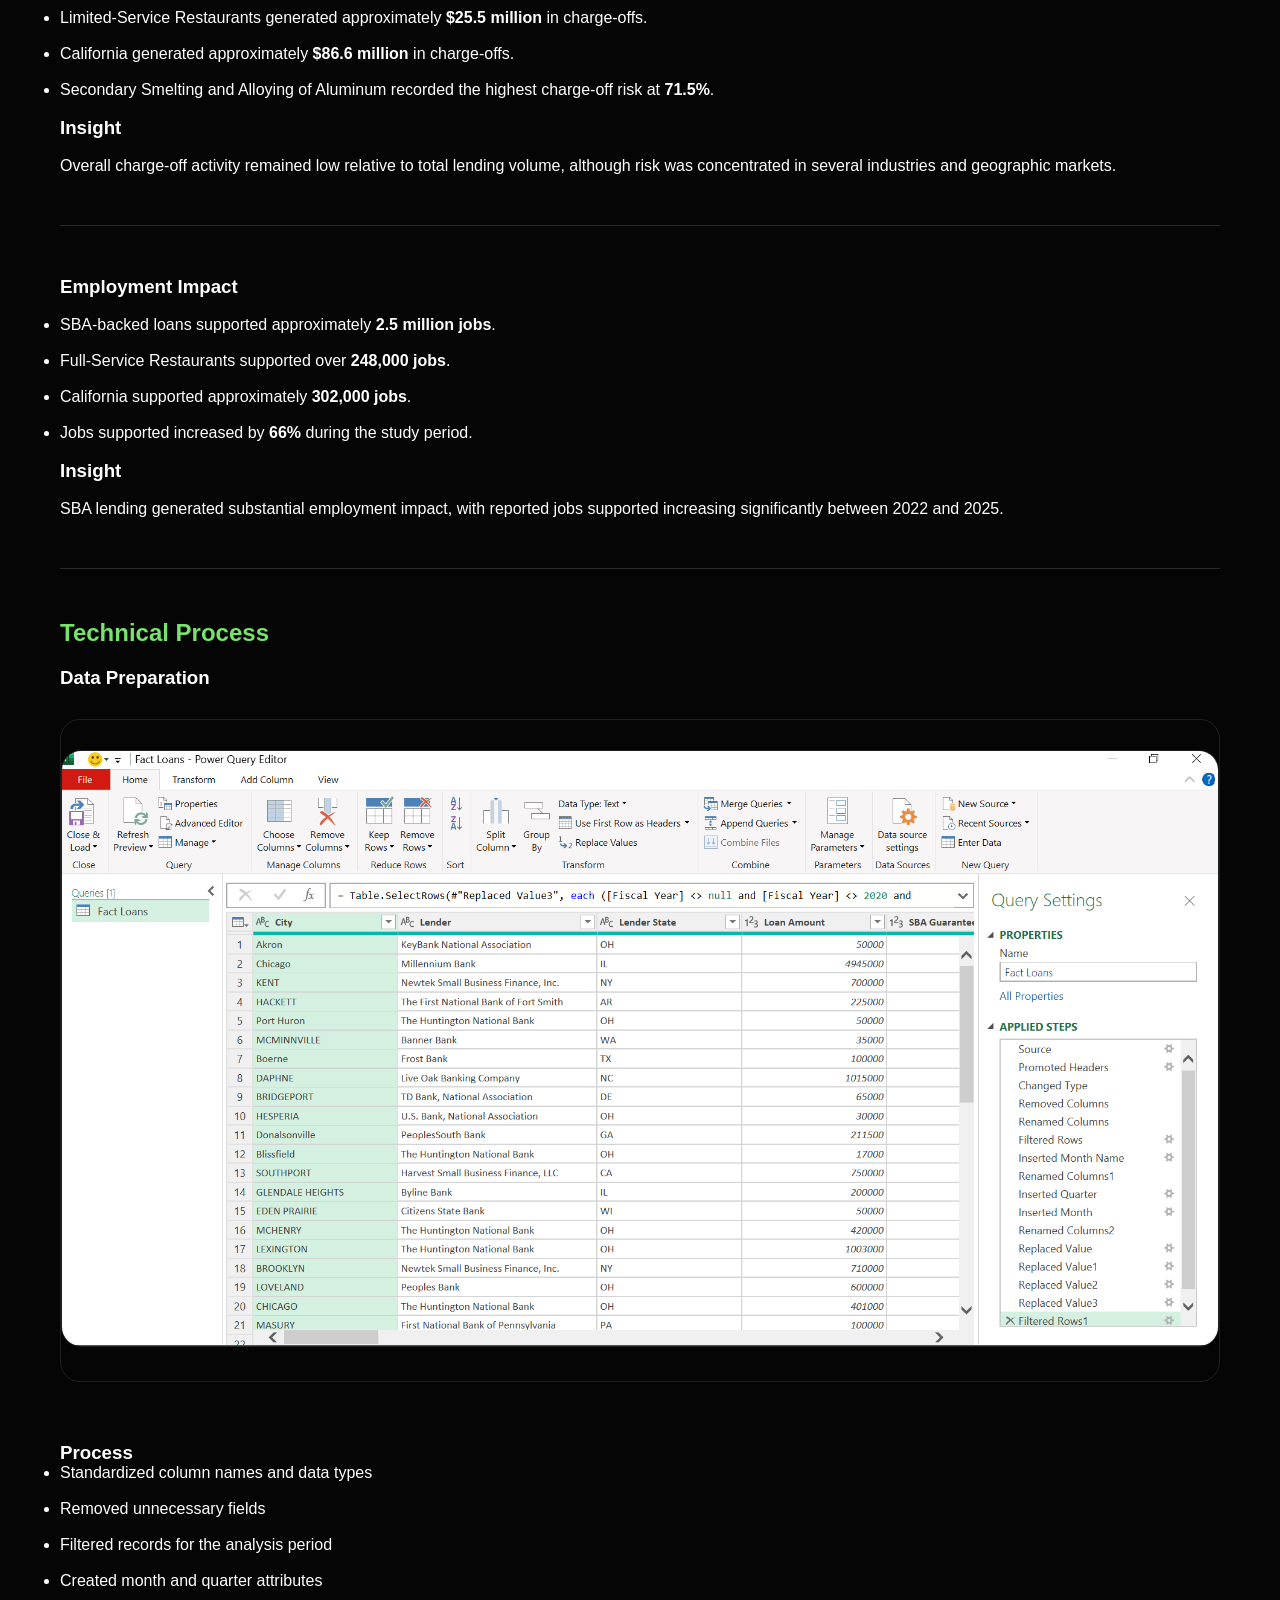
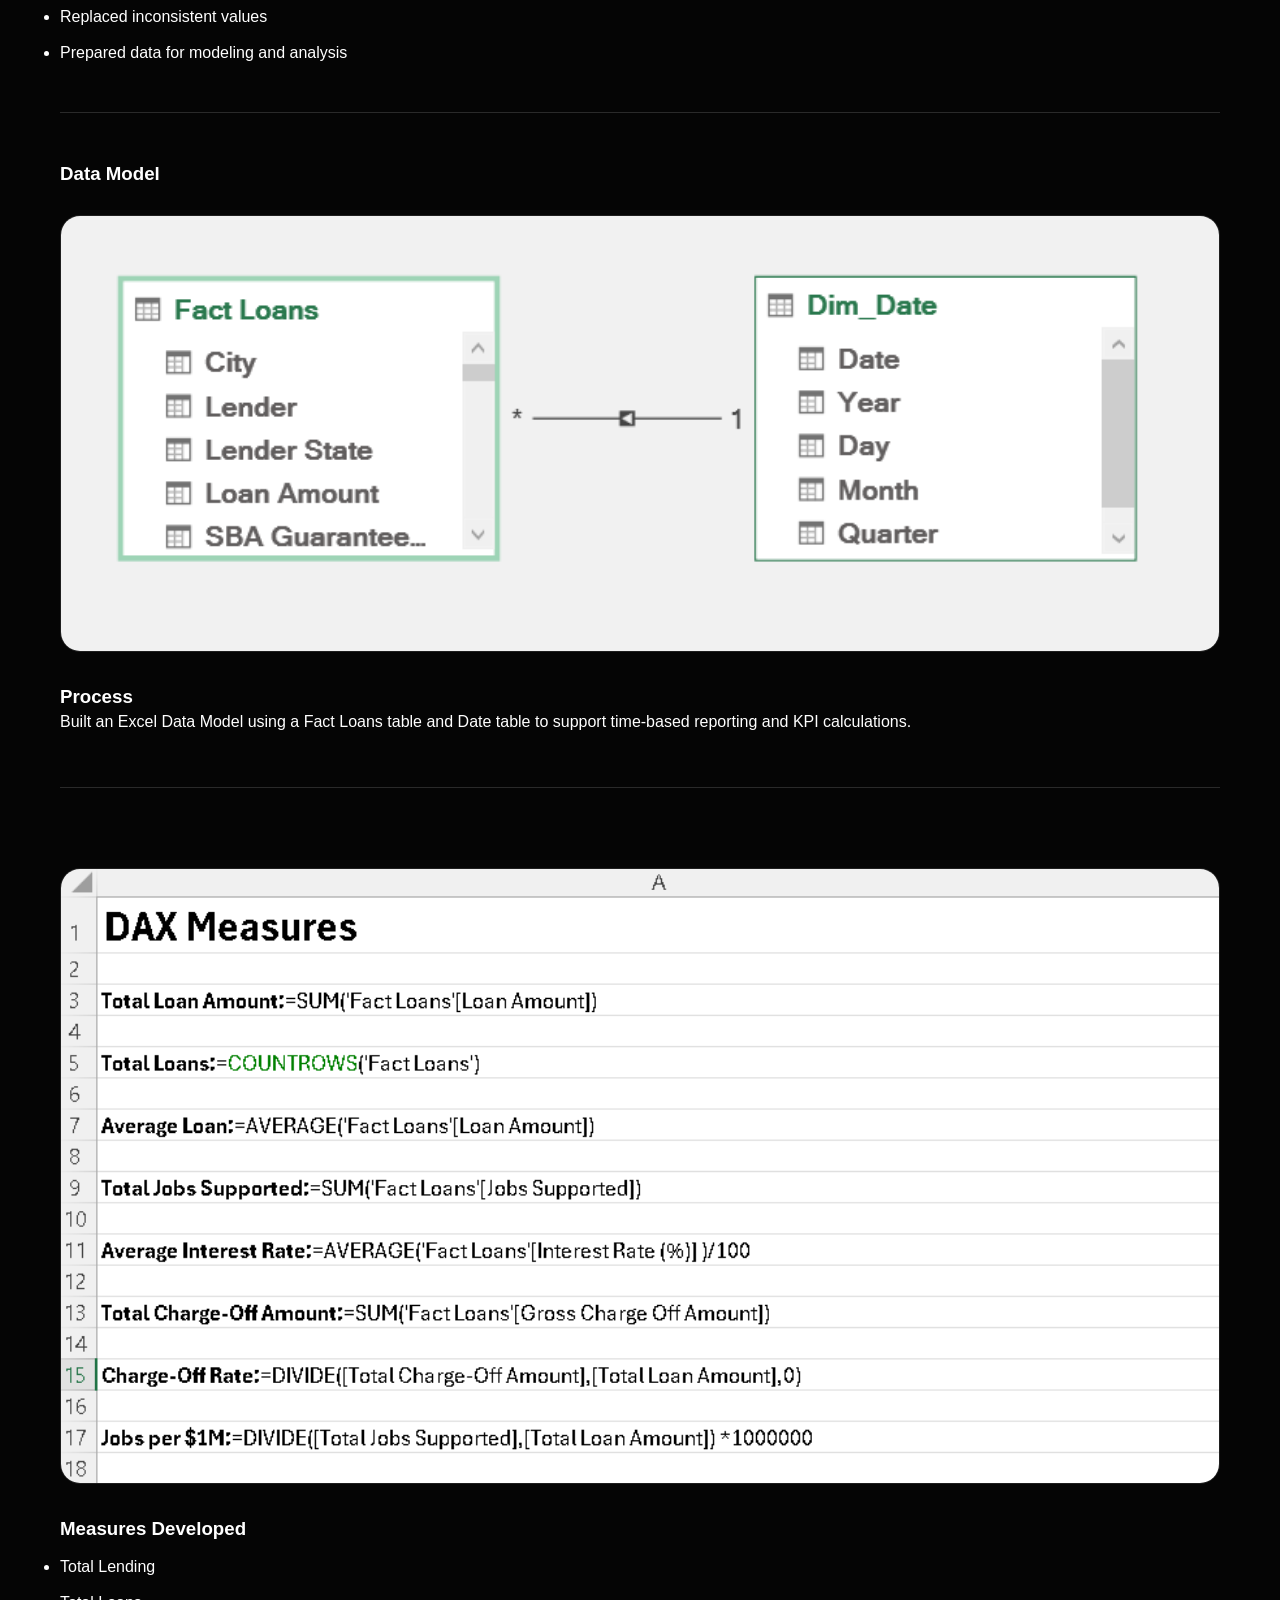
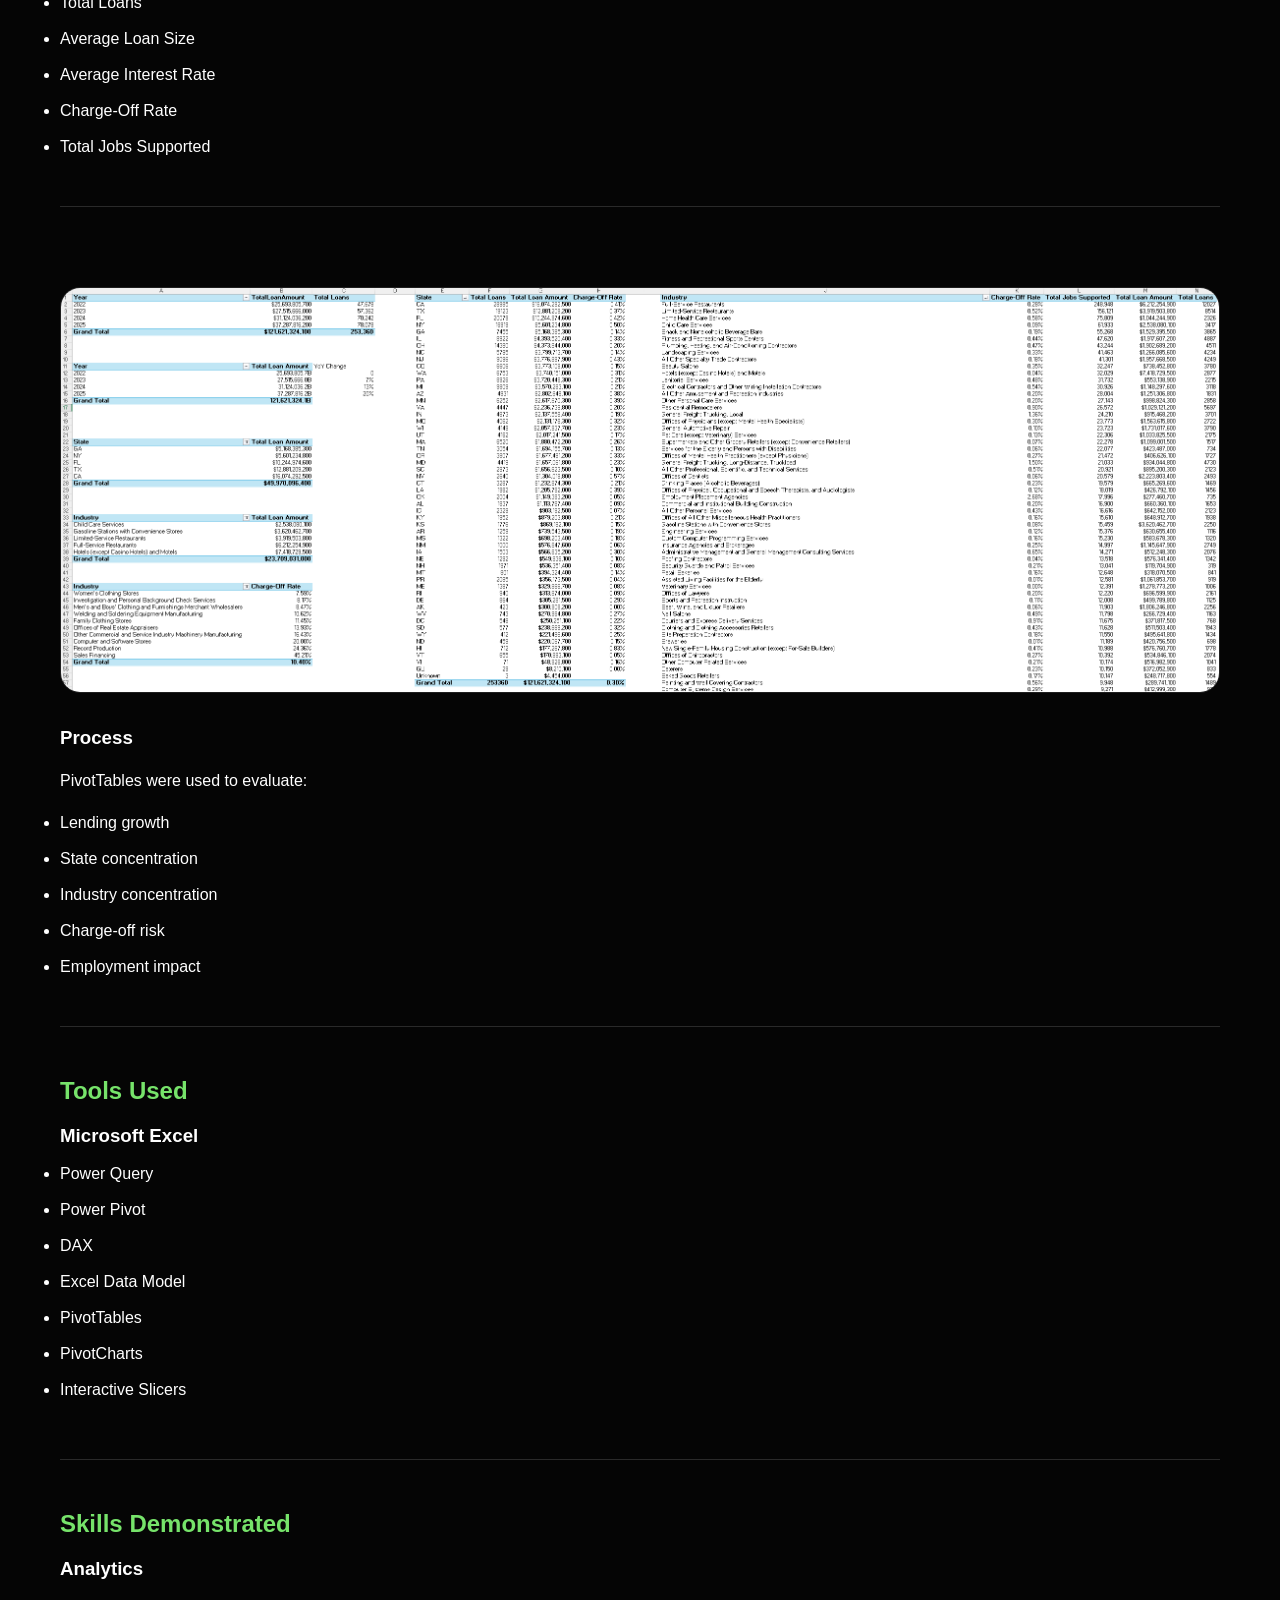
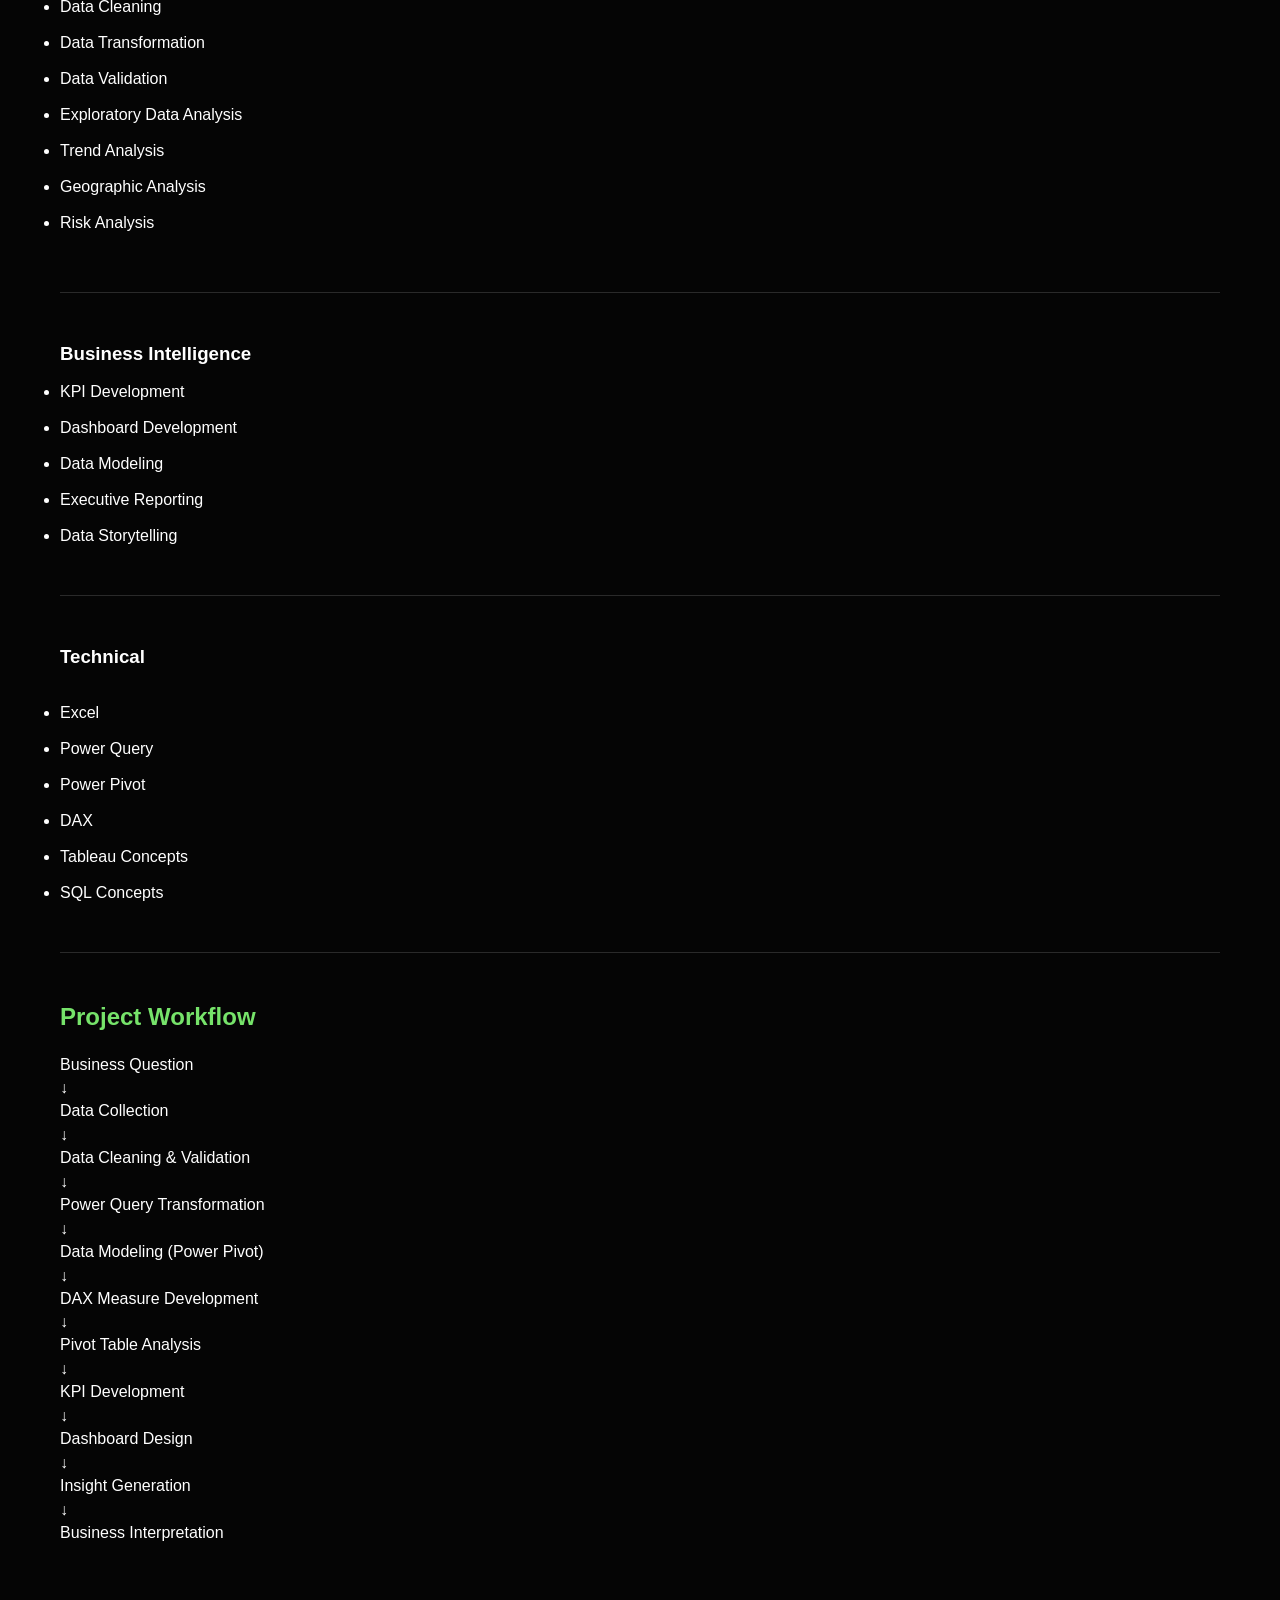
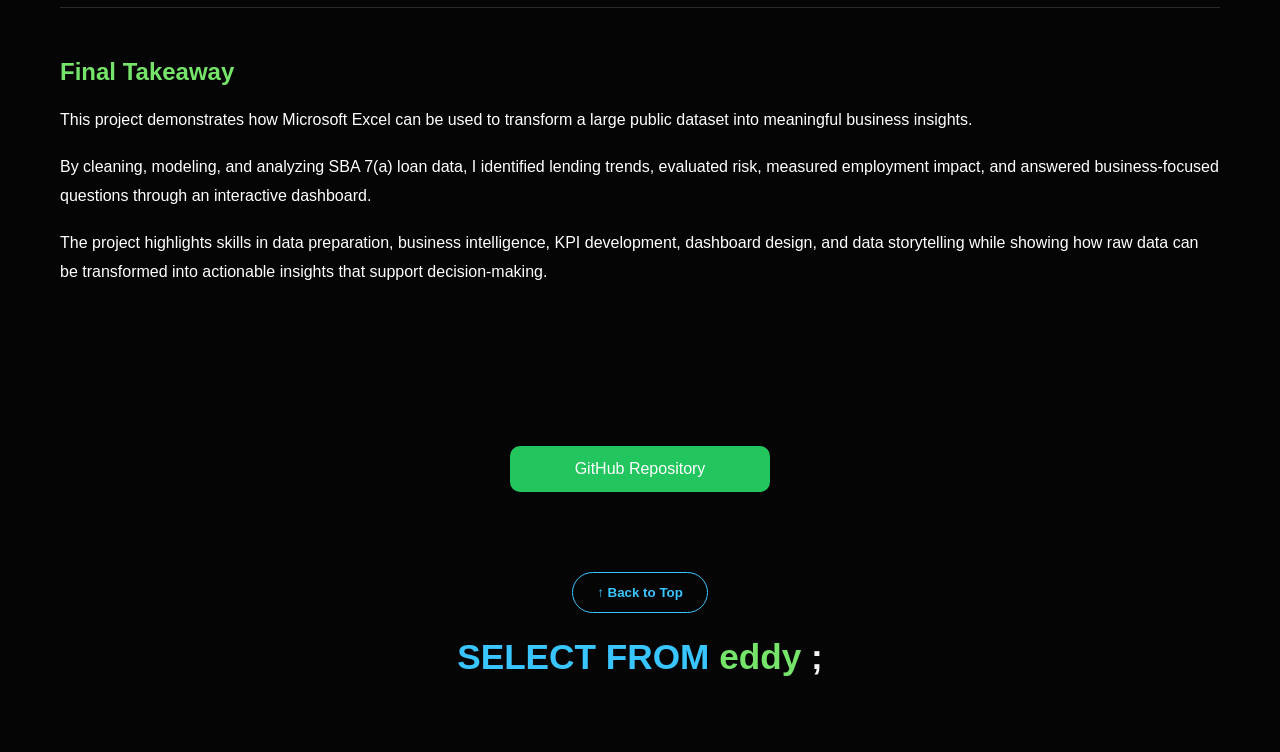
<file: sba.html>
<!DOCTYPE html>
<html lang="en">

<head>
    <meta charset="UTF-8">
    <meta name="viewport" content="width=device-width, initial-scale=1.0">
    <title>SBA 7(a) Small Business Lending Analysis (2022–2025)</title>
    <link rel="stylesheet" href="styles.css">
</head>

<body>

    <!-- NAVIGATION -->
    <nav class="navbar">
        <a href="index.html" class="logo">
            <span class="sql-blue">SELECT</span>
            <span class="sql-blue">FROM</span>
            <span class="sql-green">eddy</span>
            <span class="sql-white">;</span>
        </a>
    </nav>

    <main class="project-container">

        <!-- PROJECT HEADER -->
        <header class="project-hero">
            <h1>SBA 7(a) Small Business Lending Analysis (2022–2025)</h1>
            <p class="project-subtitle">
                Microsoft Excel • Power Query • Power Pivot • DAX • Data Modeling
            </p>
        </header>
       
        <hr>
        

        <!-- PROJECT OVERVIEW -->
        <section class="project-section">
            <h2>Project Overview</h2>

            <p>
                This project analyzes SBA 7(a) loan activity between 2022 and 2025 using Microsoft Excel, Power Query, Power Pivot, DAX, and the Excel Data Model.
            </p>

            <p>
                The objective was to evaluate lending growth, geographic and industry concentration, charge-off risk, and employment impact using publicly available SBA loan data. Through data cleaning, modeling, KPI development, and dashboard design, I transformed raw loan-level data into actionable business insights.
            </p>
        
        
            </section>
            <hr>

        <!-- DASHBOARD PREVIEW -->
        <section class="project-section">
            <h2>Dashboard Preview</h2>

            <div class="project-image">
               <img

src="assets/sbadash.png"

alt="SBA Dashboard"

class="project-image

clickable-image"



onclick="openLightbox(this.src)">
                </div>

        </section>
        <hr>

        <!-- BUSINESS QUESTIONS -->
        <section class="project-section">
            <h2>Business Questions</h2>
            <p>This project focused on answering five key business questions:</p>
            <br>

           <div class="spaced-list">
    <p>How did total SBA lending change between 2022 and 2025?</p>
               <br>
    <p>Which states received the most SBA loans and how did lending activity change over time?</p>
               <br>
    <p>Which industries received the most SBA financing?</p>
               <br>
    <p>Where was charge-off risk highest?</p>
               <br>
    <p>What does the Jobs Supported metric reveal about the economic impact of SBA lending?</p>
</div>

        <!-- KEY FINDINGS -->
        <section class="project-section">
           
            <hr>
            
            <h2>Key Findings</h2>

            <!-- SBA LENDING GROWTH -->
            <h3 class="project-subheading">SBA Lending Growth</h3>
<br>
            <ul class="spaced-list">
                <li>SBA lending nearly doubled between 2022 and 2025.</li>
                <br>
                <li>California received approximately <strong>$16 billion</strong> in SBA loans.</li>
                <br>
                <li>California accounted for <strong>13%</strong> of total loan dollars.</li>
            </ul>
            <br>

            <h3 class="project-subheading">Insight</h3>
            <br>

            <blockquote>
                SBA lending nearly doubled during the study period, indicating growing demand for small business financing across the United States.
            </blockquote>
            
            <hr>
            
            


            <!-- STATE ANALYSIS -->
            <h3 class="project-subheading">State Analysis</h3>
<br>
            <ul class="spaced-list">
                <li>California led with approximately <strong>28.9K loans</strong>.</li>
                <br>
                <li>California represented <strong>11.4%</strong> of total loan volume.</li>
                <br>
                <li>Hawaii recorded the strongest growth rate at <strong>110%</strong>.</li>
                <br>
                <li>California, Texas, and Florida accounted for <strong>26.9%</strong> of all SBA loans.</li>
            </ul>
<br>
            <h3 class="project-subheading">Insight</h3>
            <br>

            <blockquote>
                While California remained the largest SBA lending market, Hawaii recorded the strongest growth, suggesting lending expansion beyond traditional high-volume markets.
            </blockquote>
             
            <hr>
            

            <!-- INDUSTRY ANALYSIS -->
            <h3 class="project-subheading">Industry Analysis</h3>
            <br>

            <ul class="spaced-list">
                <li>Full-Service Restaurants received more than <strong>12,000 loans</strong>.</li>
                <br>
                <li>Full-Service Restaurants represented <strong>4.7%</strong> of total loan volume.</li>
                <br>
                <li>Hotels (except Casino Hotels) and Motels received approximately <strong>$7.4 billion</strong> in funding.</li>
                <br>
                <li>The top three industries accounted for <strong>10.4%</strong> of all loans.</li>
            </ul>
            <br>

            <h3 class="project-subheading">Insight</h3>
                <br>

            <blockquote>
                Despite strong activity within several industries, SBA lending remained broadly distributed across multiple business sectors.
            </blockquote>

             
            <hr>
            

            <!-- CHARGE-OFF RISK -->
            <h3 class="project-subheading">Charge-Off Risk Analysis</h3>
                <br>

            <ul class="spaced-list">
                <li>Limited-Service Restaurants generated approximately <strong>$25.5 million</strong> in charge-offs.</li>
                <br>
                <li>California generated approximately <strong>$86.6 million</strong> in charge-offs.</li>
                <br>
                <li>Secondary Smelting and Alloying of Aluminum recorded the highest charge-off risk at <strong>71.5%</strong>.</li>
            </ul>
                <br>

            <h3 class="project-subheading">Insight</h3>
                <br>

            <blockquote>
                Overall charge-off activity remained low relative to total lending volume, although risk was concentrated in several industries and geographic markets.
            </blockquote>

             
            <hr>
            

            <!-- EMPLOYMENT IMPACT -->
            <h3 class="project-subheading">Employment Impact</h3>
            <br>

            <ul class="spaced-list">
                <li>SBA-backed loans supported approximately <strong>2.5 million jobs</strong>.</li>
                <br>
                <li>Full-Service Restaurants supported over <strong>248,000 jobs</strong>.</li>
                <br>
                <li>California supported approximately <strong>302,000 jobs</strong>.</li>
                <br>
                <li>Jobs supported increased by <strong>66%</strong> during the study period.</li>
            </ul>
                <br>

            <h3 class="project-subheading">Insight</h3>
            <br>

            <blockquote>
                SBA lending generated substantial employment impact, with reported jobs supported increasing significantly between 2022 and 2025.
            </blockquote>
         
            <hr>
            

        <!-- TECHNICAL PROCESS -->
        <section class="project-section">
            <h2>Technical Process</h2>

            <!-- DATA PREPARATION -->
            <h3 class="project-subheading">Data Preparation</h3>

            <div class="project-image">
                 <img

src="assets/powerquery.png"

alt="query"

class="project-image

clickable-image"



onclick="openLightbox(this.src)">
                </div>
                </section>


            <h3 class="project-subheading">Process</h3>

            <ul class="spaced-list">
                <li>Standardized column names and data types</li>
                <br>
                <li>Removed unnecessary fields</li>
                <br>
                <li>Filtered records for the analysis period</li>
                <br>
                <li>Created month and quarter attributes</li>
                <br>
                <li>Replaced inconsistent values</li>
                <br>
                <li>Prepared data for modeling and analysis</li>
            </ul>
        
            <hr>
            

            <!-- DATA MODEL -->
            <h3 class="project-subheading">Data Model</h3>
              <img

src="assets/datamodel.png"

alt="data model"

class="project-image

clickable-image"



onclick="openLightbox(this.src)">
                </div>

          

            <h3 class="project-subheading">Process</h3>

            <p>
                Built an Excel Data Model using a Fact Loans table and Date table to support time-based reporting and KPI calculations.
            </p>
            

            <hr>
            

            <!-- DAX MEASURES -->
            <img

src="assets/dax.png"

alt="dax"

class="project-image

clickable-image"



onclick="openLightbox(this.src)">
                </div>

            <h3 class="project-subheading">Measures Developed</h3>
            <br>

            <ul class="spaced-list">
                <li>Total Lending</li>
                <br>
                <li>Total Loans</li>
                <br>
                <li>Average Loan Size</li>
                <br>
                <li>Average Interest Rate</li>
                <br>
                <li>Charge-Off Rate</li>
                <br>
                <li>Total Jobs Supported</li>
            </ul>

            <hr>
            

            <!-- PIVOT ANALYSIS -->
             <img

src="assets/pivottables.png"

alt="pivot"

class="project-image

clickable-image"



onclick="openLightbox(this.src)">
                </div>

            <h3 class="project-subheading">Process</h3>
            <br>

            <p>PivotTables were used to evaluate:</p>
            <br>

            <ul class="spaced-list">
                <li>Lending growth</li>
                <br>
                <li>State concentration</li>
                <br>
                <li>Industry concentration</li>
                <br>
                <li>Charge-off risk</li>
                <br>
                <li>Employment impact</li>
            </ul>
            

        <hr>

        <!-- TOOLS USED -->
        <section class="project-section">
            <h2>Tools Used</h2>

            <h3 class="project-subheading">Microsoft Excel</h3>
            <br>

            <ul class="spaced-list">
                <li>Power Query</li>
                <br>
                <li>Power Pivot</li>
                <br>
                <li>DAX</li>
                <br>
                <li>Excel Data Model</li>
                <br>
                <li>PivotTables</li>
                <br>
                <li>PivotCharts</li>
                <br>
                <li>Interactive Slicers</li>
            </ul>
</section>
<hr>
        <!-- SKILLS DEMONSTRATED -->
        <section class="project-section">
            <h2>Skills Demonstrated</h2>

            <h3 class="project-subheading">Analytics</h3>
<br>
            <ul class="spaced-list">
                <li>Data Cleaning</li>
                <br>
                <li>Data Transformation</li>
                <br>
                <li>Data Validation</li>
                <br>
                <li>Exploratory Data Analysis</li>
                <br>
                <li>Trend Analysis</li>
                <br>
                <li>Geographic Analysis</li>
                <br>
                <li>Risk Analysis</li>
            </ul>
            </section>
                
                    <hr>
                        
                

            <h3 class="project-subheading">Business Intelligence</h3>
<br>
    
            <ul class="spaced-list">
                <li>KPI Development</li>
                <br>
                <li>Dashboard Development</li>
                <br>
                <li>Data Modeling</li>
                <br>
                <li>Executive Reporting</li>
                <br>
                <li>Data Storytelling</li>
            </ul>
            <hr>

            <h3 class="project-subheading">Technical</h3>
<br><br>
            <ul class="spaced-list">
                <li>Excel</li>
                <br>
                <li>Power Query</li>
                <br>
                <li>Power Pivot</li>
                <br>
                <li>DAX</li>
                <br>
                <li>Tableau Concepts</li>
                <br>
                <li>SQL Concepts</li>
            </ul>
            
        <hr>

        <!-- PROJECT WORKFLOW -->
        <section class="project-section">
            <h2>Project Workflow</h2>

            <div class="workflow">
                <p>Business Question</p>
                <span>↓</span>
                <p>Data Collection</p>
                <span>↓</span>
                <p>Data Cleaning & Validation</p>
                <span>↓</span>
                <p>Power Query Transformation</p>
                <span>↓</span>
                <p>Data Modeling (Power Pivot)</p>
                <span>↓</span>
                <p>DAX Measure Development</p>
                <span>↓</span>
                <p>Pivot Table Analysis</p>
                <span>↓</span>
                <p>KPI Development</p>
                <span>↓</span>
                <p>Dashboard Design</p>
                <span>↓</span>
                <p>Insight Generation</p>
                <span>↓</span>
                <p>Business Interpretation</p>
            </div>
            </section>
    <hr>

        <!-- FINAL TAKEAWAY -->
        <section class="project-section">
            <h2>Final Takeaway</h2>

            <p>
                This project demonstrates how Microsoft Excel can be used to transform a large public dataset into meaningful business insights.
            </p>
            <br>

            <p>
                By cleaning, modeling, and analyzing SBA 7(a) loan data, I identified lending trends, evaluated risk, measured employment impact, and answered business-focused questions through an interactive dashboard.
            </p>
            <br>

            <p>
                The project highlights skills in data preparation, business intelligence, KPI development, dashboard design, and data storytelling while showing how raw data can be transformed into actionable insights that support decision-making.
            </p>
        </section>

        <!-- LINKS -->
   
        </a>

    </main>
   <section class="project-section">



    <div class="project-links">

        <a href="https://github.com/SelectFromEddy/SBA-7A-Lending-Analysis"
           target="_blank"
           class="primary-btn">

            GitHub Repository

        </a>
    </div>
    <div id="lightbox" class="lightbox" onclick="closeLightbox()">

    <img id="lightbox-image">

</div>

<script>

function openLightbox(src) {

    document.getElementById("lightbox").style.display = "flex";

    document.getElementById("lightbox-image").src = src;
}

function closeLightbox() {

    document.getElementById("lightbox").style.display = "none";
}

</script>
</body>
          
        <section class="project-footer">

    <button
        onclick="window.scrollTo({ top: 0, behavior: 'smooth' });"
        class="back-to-top-btn">

        ↑ Back to Top

    </button>

    <a href="index.html" class="footer-logo">

        <span class="sql-blue">SELECT</span>
        <span class="sql-blue">FROM</span>
        <span class="sql-green">eddy</span>
        <span class="sql-white">;</span>

    </a>

</section>

</html>
</file>
<file: styles.css>
* {
    margin: 0;
    padding: 0;
    box-sizing: border-box;
}
body {
    background: #050505;
    color: white;
    font-family: 'Space Grotesk', sans-serif;
}


/* HERO CARD */

.hero-wrapper {

    max-width: 1300px;

    margin: 40px auto;

    background: #090909;

    border: 1px solid #171717;

    border-radius: 24px;

    overflow: hidden;
}

/* NAV */

.navbar {

    display: flex;

    justify-content: space-between;

    align-items: center;

    padding: 25px 50px;
}

.logo {

    font-size: 1.6rem;

    font-weight: 900;

    letter-spacing: 1px;

    cursor: pointer;

    text-decoration: none;

    display: inline-flex;

    gap: 6px;
}
.sql-blue {

    color: #39c5ff;
}

.sql-green {

    color: #76e36a;
}

.sql-white {

    color: #f5f5f5;
}
.nav-links {

    list-style: none;

    display: flex;

    gap: 35px;
}

.nav-links a {

    color: white;

    text-decoration: none;
}

.nav-button {

    padding: 12px 22px;

    border: 1px solid #22c55e;

    color: #22c55e;

    text-decoration: none;

    border-radius: 999px;
}

/* HERO */

.hero {

    display: grid;

    grid-template-columns: 1fr 450px;

    align-items: center;

    gap: 40px;

    padding: 60px;
}

.hero-tag {

    color: #22c55e;

    letter-spacing: 3px;

    font-weight: 600;
}

.hero h1 {

    font-size: 4.2rem;

    line-height: 1;

    font-weight: 800;

    letter-spacing: -2px;

    margin: 20px 0;
}

.green {

    color: #76e36a;

    font-weight: 800;
}


.hero p {

    max-width: 600px;

    color: #9ca3af;

    line-height: 1.8;

    margin-bottom: 30px;

    font-size: 1.05rem;
}

.hero-buttons {

    display: flex;

    gap: 15px;

    justify-content: center;

    flex-wrap: wrap;
}

.hero-buttons a {

    width: 260px;

    text-align: center;

    display: flex;

    justify-content: center;

    align-items: center;
}

.primary-btn {

    background: #22c55e;

    color: white;

    text-decoration: none;

    padding: 14px 24px;

    border-radius: 10px;
}

.secondary-btn {

    border: 1px solid #333;

    color: white;

    text-decoration: none;

    padding: 14px 24px;

    border-radius: 10px;
    }

/* PROFILE */

.hero-image {

    position: relative;

    width: 420px;

    height: 520px;

    margin: 0 auto;

    display: flex;

    justify-content: center;

    align-items: center;
}

.profile-shape {

    position: absolute;

    width: 360px;

    height: 360px;

    background: #22c55e;

    border-radius: 50%;

    left: 50%;

    bottom: 60px;

    transform: translateX(-50%);

    z-index: 1;

    box-shadow:
        0 0 80px rgba(34,197,94,.35);
}

.profile-image {

    position: absolute;

    width: 500px;

    left: 50%;

    bottom: 15px;

    transform: translateX(-50%);

    z-index: 2;
}
.profile-shape::after {

    content: '';

    position: absolute;

    left: 0;
    right: 0;

    bottom: 0;

    height: 180px;

    background: #22c55e;

    border-radius: 0 0 180px 180px;

    z-index: 5;
}
/* STATS */

.stats {

    max-width: 1200px;

    margin: 0 auto 50px;

    display: grid;

    grid-template-columns: repeat(4, 1fr);

    gap: 20px;
}

.stat {

    text-align: center;

    padding: 30px;

    background: #0e0e0e;

    border: 1px solid #1d1d1d;

    border-radius: 20px;
}

.stat h2 {

    color: #76e36a;

    font-size: 1.4rem;

    margin-bottom: 10px;
}


.stat p {

    color: #9ca3af;

    line-height: 1.6;
}


@media(max-width:900px){

    .hero{

        grid-template-columns:1fr;

        text-align:center;
    }

    .hero p{

        margin-left:auto;
        margin-right:auto;
    }

    .hero-buttons{

        justify-content:center;
    }

    .stats{

        grid-template-columns:1fr;
    }

}
/* ==========================
   PROJECTS PAGE
========================== */

.projects-hero {

    text-align: center;

    max-width: 900px;

    margin: 100px auto 70px;
}

.projects-hero h1 {

    font-size: 4rem;

    margin: 20px 0;
}

.projects-hero p {

    color: #9ca3af;

    line-height: 1.8;
}

.projects-grid-page {

    width: 100%;

    max-width: 1200px;

    margin: 80px auto;

    padding: 20px;

    display: flex;

    flex-direction: column;

    align-items: center;

    justify-content: center;

    gap: 35px;
}


.portfolio-card {

    width: 90%;

    max-width: 900px;

    margin: 0 auto;

    background: #0e0e0e;

    border: 1px solid #1f1f1f;

    border-radius: 24px;

    padding: 40px;

    text-decoration: none;

    color: white;

    transition: 0.35s ease;

    display: block;
}



.portfolio-card:hover {

    transform: translateY(-8px);

    border-color: #76e36a;

    box-shadow:
        0 0 30px rgba(118,227,106,.15);
}

.card-glow {

    position: absolute;

    width: 220px;

    height: 220px;

    top: -120px;

    right: -120px;

    background: rgba(118,227,106,.12);

    filter: blur(50px);
}

.portfolio-card h2 {

    margin-bottom: 12px;
}

.stack {

    display: inline-block;

    margin-bottom: 20px;

    color: #76e36a;

    font-weight: 600;
}

.portfolio-card p {

    color: #9ca3af;

    line-height: 1.7;

    margin-bottom: 20px;
}

/* ==========================
   SQL PROJECT CARDS
========================== */

.sql-query {

    text-align: center;

    font-family: Consolas, Monaco, monospace;

    font-size: 1.4rem;

    line-height: 1.8;

    margin-bottom: 20px;

    overflow-wrap: anywhere;

    word-break: break-word;
}



.project-description {

    text-align: center;

    color: #9ca3af;

    line-height: 1.8;

    padding: 10px 0 25px;
}

.query-button {

    display: block;

    text-align: center;

    color: #76e36a;

    font-weight: 700;

    font-size: 1.05rem;
}

.query-button:hover {

    color: #39c5ff;
}
/* PROJECT PAGE HEADER */

.sql-hero {

    max-width: 900px;

    margin: 100px auto 70px;

    padding: 0 20px;

    text-align: center;

    display: flex;

    flex-direction: column;

    align-items: center;
}

.repository-title {

    color: #76e36a;

    font-size: 4rem;

    font-weight: 800;

    margin-bottom: 20px;

    text-align: center;
}

.hero-subtitle {

    color: #9ca3af;

    line-height: 1.8;

    max-width: 700px;

    text-align: center;
}
/* ==========================
   MOBILE RESPONSIVE
========================== */

@media (max-width: 768px) {

    .navbar {

        flex-direction: column;

        gap: 20px;

        padding: 20px;
    }
    .project-image-small {

    width: 90%;

    max-width: none;
}


    .nav-links {

        flex-wrap: wrap;

        justify-content: center;

        gap: 15px;
    }

    .hero {

        grid-template-columns: 1fr;

        text-align: center;

        padding: 40px 20px;
    }

    .hero-content {

        order: 2;
    }

    .hero-image {

        order: 1;

        width: 100%;

        height: 380px;
    }

    .hero h1 {

        font-size: 2.5rem;
    }

    .hero p {

        max-width: 100%;

        margin-left: auto;

        margin-right: auto;
    }

    .hero-buttons {

        justify-content: center;

        flex-wrap: wrap;
    }

    .profile-shape {

        width: 280px;

        height: 280px;
    }

    .profile-image {

        width: 280px;
    }

    .stats {

        grid-template-columns: 1fr;

        padding: 20px;
    }

    .projects-grid-page {

        padding: 15px;
    }

    .portfolio-card {

        padding: 25px;
    }

    .sql-query {

        font-size: 1.1rem;
    }

    .repository-title {

        font-size: 2.5rem;
    }
}
/* ANALYTICS STACK */

.home-section {

    max-width: 1200px;

    margin: 100px auto;

    padding: 0 20px;

    text-align: center;
}

.section-title {

    color: #76e36a;

    font-size: 2.8rem;

    margin-bottom: 15px;
}

.section-description {

    color: #9ca3af;

    max-width: 700px;

    margin: 0 auto 50px;

    line-height: 1.8;
}

.stack-grid {

    display: grid;

    grid-template-columns:
        repeat(auto-fit, minmax(220px, 1fr));

    gap: 20px;
}

.stack-card {

    background: #0e0e0e;

    border: 1px solid #1f1f1f;

    border-radius: 20px;

    padding: 30px;

    font-size: 1.1rem;

    font-weight: 700;

    transition: 0.3s ease;
}

.stack-card:hover {

    border-color: #76e36a;

    transform: translateY(-5px);

    box-shadow:
        0 0 20px rgba(118,227,106,.12);
}
/* TECHNICAL SKILLS */

.skills-grid-home {

    display: grid;

    grid-template-columns:
        repeat(auto-fit, minmax(280px, 1fr));

    gap: 25px;

    max-width: 1200px;

    margin: 0 auto;
}

.skills-card {

    background: #0e0e0e;

    border: 1px solid #1f1f1f;

    border-radius: 24px;

    padding: 35px;

    text-align: left;

    transition: all .3s ease;
}

.skills-card:hover {

    border-color: #76e36a;

    transform: translateY(-6px);

    box-shadow:
        0 0 25px rgba(118,227,106,.12);
}

.skills-card h3 {

    color: #76e36a;

    font-size: 1.3rem;

    margin-bottom: 15px;
}

.skills-card p {

    color: #9ca3af;

    line-height: 1.8;

    margin: 0;
}
/* ANALYTICS WORKFLOW */

.workflow-grid {

    max-width: 1200px;

    margin: 60px auto 0;

    display: grid;

    grid-template-columns:
        repeat(auto-fit, minmax(250px, 1fr));

    gap: 25px;
}

.workflow-card {

    background: #0e0e0e;

    border: 1px solid #1f1f1f;

    border-radius: 24px;

    padding: 35px;

    text-align: center;

    transition: all 0.3s ease;
}

.workflow-card:hover {

    transform: translateY(-8px);

    border-color: #76e36a;

    box-shadow:
        0 0 25px rgba(118,227,106,.12);
}

.workflow-number {

    display: block;

    color: #76e36a;

    font-size: 2rem;

    font-weight: 800;

    margin-bottom: 15px;
}

.workflow-card h3 {

    margin-bottom: 15px;

    font-size: 1.4rem;
}

.workflow-card p {

    color: #9ca3af;

    line-height: 1.8;

    margin: 0;
}
/* CURRENTLY BUILDING */

.current-grid {

    max-width: 1200px;

    margin: 60px auto 0;

    display: grid;

    grid-template-columns:
        repeat(auto-fit, minmax(300px, 1fr));

    gap: 25px;
}

.current-card {

    background: #0e0e0e;

    border: 1px solid #1f1f1f;

    border-radius: 24px;

    padding: 35px;

    transition: all 0.3s ease;

    text-align: left;
}

.current-card:hover {

    transform: translateY(-8px);

    border-color: #76e36a;

    box-shadow:
        0 0 25px rgba(118,227,106,.12);
}

.current-card h3 {

    color: #76e36a;

    margin-bottom: 15px;

    font-size: 1.3rem;
}

.current-card p {

    color: #9ca3af;

    line-height: 1.8;

    margin: 0;
}
/* CONTACT SECTION */

.contact-grid {

    display: grid;

    grid-template-columns:
        repeat(auto-fit, minmax(250px, 1fr));

    gap: 25px;

    max-width: 1200px;

    margin: 60px auto 0;
}

.contact-card {

    background: #0e0e0e;

    border: 1px solid #1f1f1f;

    border-radius: 24px;

    padding: 35px;

    text-align: center;

    text-decoration: none;

    color: white;

    transition: .3s ease;
}

.contact-card:hover {

    transform: translateY(-8px);

    border-color: #76e36a;

    box-shadow:
        0 0 25px rgba(118,227,106,.15);
}

.contact-card h3 {

    color: #76e36a;

    margin-top: 15px;

    margin-bottom: 10px;

    font-size: 1.3rem;
}

.contact-card p {

    color: #9ca3af;

    margin: 0;
}
/* FREELANCE PAGE */

.freelance-hero {

    max-width: 1000px;

    margin: 100px auto;

    text-align: center;

    padding: 0 20px;
}

.freelance-hero h1 {

    font-size: 4rem;

    color: #76e36a;

    margin-bottom: 20px;
}

.freelance-hero p {

    max-width: 700px;

    margin: 0 auto 30px;

    color: #9ca3af;

    line-height: 1.8;
}

.services-grid {

    display: grid;

    grid-template-columns:
        repeat(auto-fit, minmax(300px, 1fr));

    gap: 25px;

    margin-top: 40px;
}

.service-card {

    background: #0e0e0e;

    border: 1px solid #1f1f1f;

    border-radius: 24px;

    padding: 35px;

    text-decoration: none;

    color: white;

    transition: .3s ease;
}

.service-card:hover {

    border-color: #76e36a;

    transform: translateY(-8px);

    box-shadow:
        0 0 25px rgba(118,227,106,.12);
}

.service-card h3 {

    color: #76e36a;

    margin-bottom: 15px;
}

.service-card p {

    color: #9ca3af;

    line-height: 1.8;
}

/* FOOTER */

.footer {

    margin-top: 80px;

    padding: 40px 20px;

    text-align: center;

    border-top: 1px solid #1f1f1f;
}

.footer-logo {

    font-size: 1.6rem;

    font-weight: 900;

    margin-bottom: 15px;
}

.footer-copy {

    color: #666;

    font-size: 0.9rem;
}

/* PROJECT PAGES */

.project-container {

    max-width: 1200px;

    margin: 80px auto;

    padding: 20px;
}

.project-container h1 {

    font-size: 3.5rem;

    margin-bottom: 10px;
}

.project-subtitle {

    color: #76e36a;

    margin-bottom: 40px;
}

.project-section {

    margin-bottom: 60px;
}

.project-section h2 {

    color: #76e36a;

    margin-bottom: 20px;
}

.project-section p {

    color: white;

    line-height: 1.8;
}

.project-image {

    width: 100%;

    border-radius: 20px;

    margin: 30px 0;

    border: 1px solid #1f1f1f;
}
.project-image-small {

    width: 50%;

    display: block;

    margin: 30px 0 30px 20px;

    border-radius: 20px;

    border: 1px solid #1f1f1f;
}

/* ==================================
   PROJECT PAGE RESPONSIVE
================================== */

@media (max-width: 768px) {

    .project-container {

        padding: 0 15px;
    }

    .project-hero {

        text-align: center;
    }

    .project-hero h1 {

        font-size: 2.5rem;

        line-height: 1.15;
    }

    .project-subtitle {

        font-size: 1rem;

        margin-bottom: 40px;
    }

    .project-section {

        padding: 25px;
    }

    .project-section h2 {

        font-size: 1.6rem;
    }

    .project-subheading {

        font-size: 1.25rem;
    }

    .project-section p {

        font-size: 1rem;

        line-height: 1.9;
    }

    .spaced-list {

        padding-left: 20px;
    }

    .spaced-list li {

        margin-bottom: 14px;
    }

    .metrics-grid {

        grid-template-columns: 1fr;

        gap: 15px;
    }

    .metric-card h3 {

        font-size: 2.3rem;
    }

    .tool-grid {

        grid-template-columns: 1fr;
    }

    .skills-line {

        line-height: 2.2;

        font-size: 1rem;
    }

    .project-links {

        flex-direction: column;

        align-items: center;
    }

    .project-links a {

        width: 100%;

        max-width: 320px;
    }

    .hero-buttons {

        flex-direction: column;

        align-items: center;
    }

    .hero-buttons a {

        width: 100%;

        max-width: 320px;
    }

    .finding-card {

        padding: 25px;
    }

    .finding-card h3 {

        font-size: 1.3rem;
    }

}
.project-links {

    display: flex;

    justify-content: center;

    gap: 20px;

    flex-wrap: wrap;

    margin-top: 20px;
}
.project-links a {

    width: 260px;

    text-align: center;

    display: flex;

    justify-content: center;

    align-items: center;
}
/* LIGHTBOX */

.clickable-image {

    cursor: zoom-in;
}

.lightbox {

    display: none;

    position: fixed;

    top: 0;

    left: 0;

    width: 100%;

    height: 100%;

    background: rgba(0,0,0,.95);

    justify-content: center;

    align-items: center;

    z-index: 9999;

    padding: 20px;
}

.lightbox img {

    max-width: 95%;

    max-height: 95%;

    border-radius: 12px;
}
.dashboard-title {

    text-align: center;

    color: #76e36a;
}
.section-divider {

    border: none;

    border-top: 1px solid #1f1f1f;

    margin: 40px 0;
}
.hero {
    display: flex;
    align-items: center;
    justify-content: space-between;
    gap: 60px;
    padding: 80px 10%;
}

.hero-text {
    flex: 1;
}

.hero-text h1 {
    font-size: 3rem;
    margin-bottom: 10px;
}

.subtitle {
    color: #16a34a;
    font-size: 1.2rem;
    font-weight: 600;
    margin-bottom: 20px;
}

.hero-buttons {
    margin-top: 25px;
    display: flex;
    gap: 15px;
}

.hero-image {
    flex: 0 0 350px;
    text-align: center;
}

.hero-image img {
    width: 350px;
    max-width: 100%;
}

@media (max-width: 768px) {
    .hero {
        flex-direction: column-reverse;
        text-align: center;
    }

    .hero-buttons {
        justify-content: center;
        flex-wrap: wrap;
    }

    .hero-image img {
        width: 250px;
    }
}
.workflow-section h2 {
    color: #76e36a;
    font-size: 3rem;
    font-weight: 800;
    text-align: center;
    margin-bottom: 20px;
}

.workflow-description {
    max-width: 850px;
    margin: 0 auto 40px;
    text-align: center;
    color: #9ca3af;
    line-height: 1.8;
    font-size: 1.05rem;
}
.chart-container {

    width: 100%;

    overflow: hidden;

    margin: 30px 0;
}

.project-image-medium {

    width: 75%;

    max-width: 900px;

    display: block;

    margin: 0 auto;

    border-radius: 20px;

    border: 1px solid #1f1f1f;
}
/* SQL DROPDOWN */

.sql-dropdown {

    width: 75%;

    margin: 30px auto 50px;

    text-align: center;
}
.sql-dropdown summary {

    cursor: pointer;

    width: 100%;

    background: #111111;

    border: 1px solid #222222;

    border-radius: 16px;

    padding: 18px 24px;

    color: #39c5ff;

    font-weight: 700;

    text-align: center;

    transition: all 0.3s ease;
}

.sql-dropdown summary:hover {

    border-color: #76e36a;

    color: #76e36a;
}

.sql-dropdown[open] summary {

    margin-bottom: 25px;
}
.chart-container {

    width: 75%;

    margin: 0 auto;

    text-align: center;
}

.chart-analysis {

    width: 75%;

    margin: 0 auto;

    text-align: left;
}
.project-footer {

    display: flex;

    flex-direction: column;

    align-items: center;

    justify-content: center;

    text-align: center;

    margin: 80px auto 40px;

    gap: 24px;
}

.footer-logo {

    text-decoration: none;

    font-size: 2.2rem;

    font-weight: 800;

    display: inline-block;

    transition: transform 0.3s ease;
}

.footer-logo:hover {

    transform: scale(1.03);
}

.back-to-top-btn {

    background: transparent;

    border: 1px solid #39c5ff;

    color: #39c5ff;

    border-radius: 999px;

    padding: 12px 24px;

    font-weight: 700;

    cursor: pointer;

    transition: all 0.3s ease;
}

.back-to-top-btn:hover {

    background: #39c5ff;

    color: #000;
}
hr {

    border: none;

    height: 1px;

    background: rgba(255,255,255,.15);

    margin: 50px auto;

    width: 100%;
}
</file>
